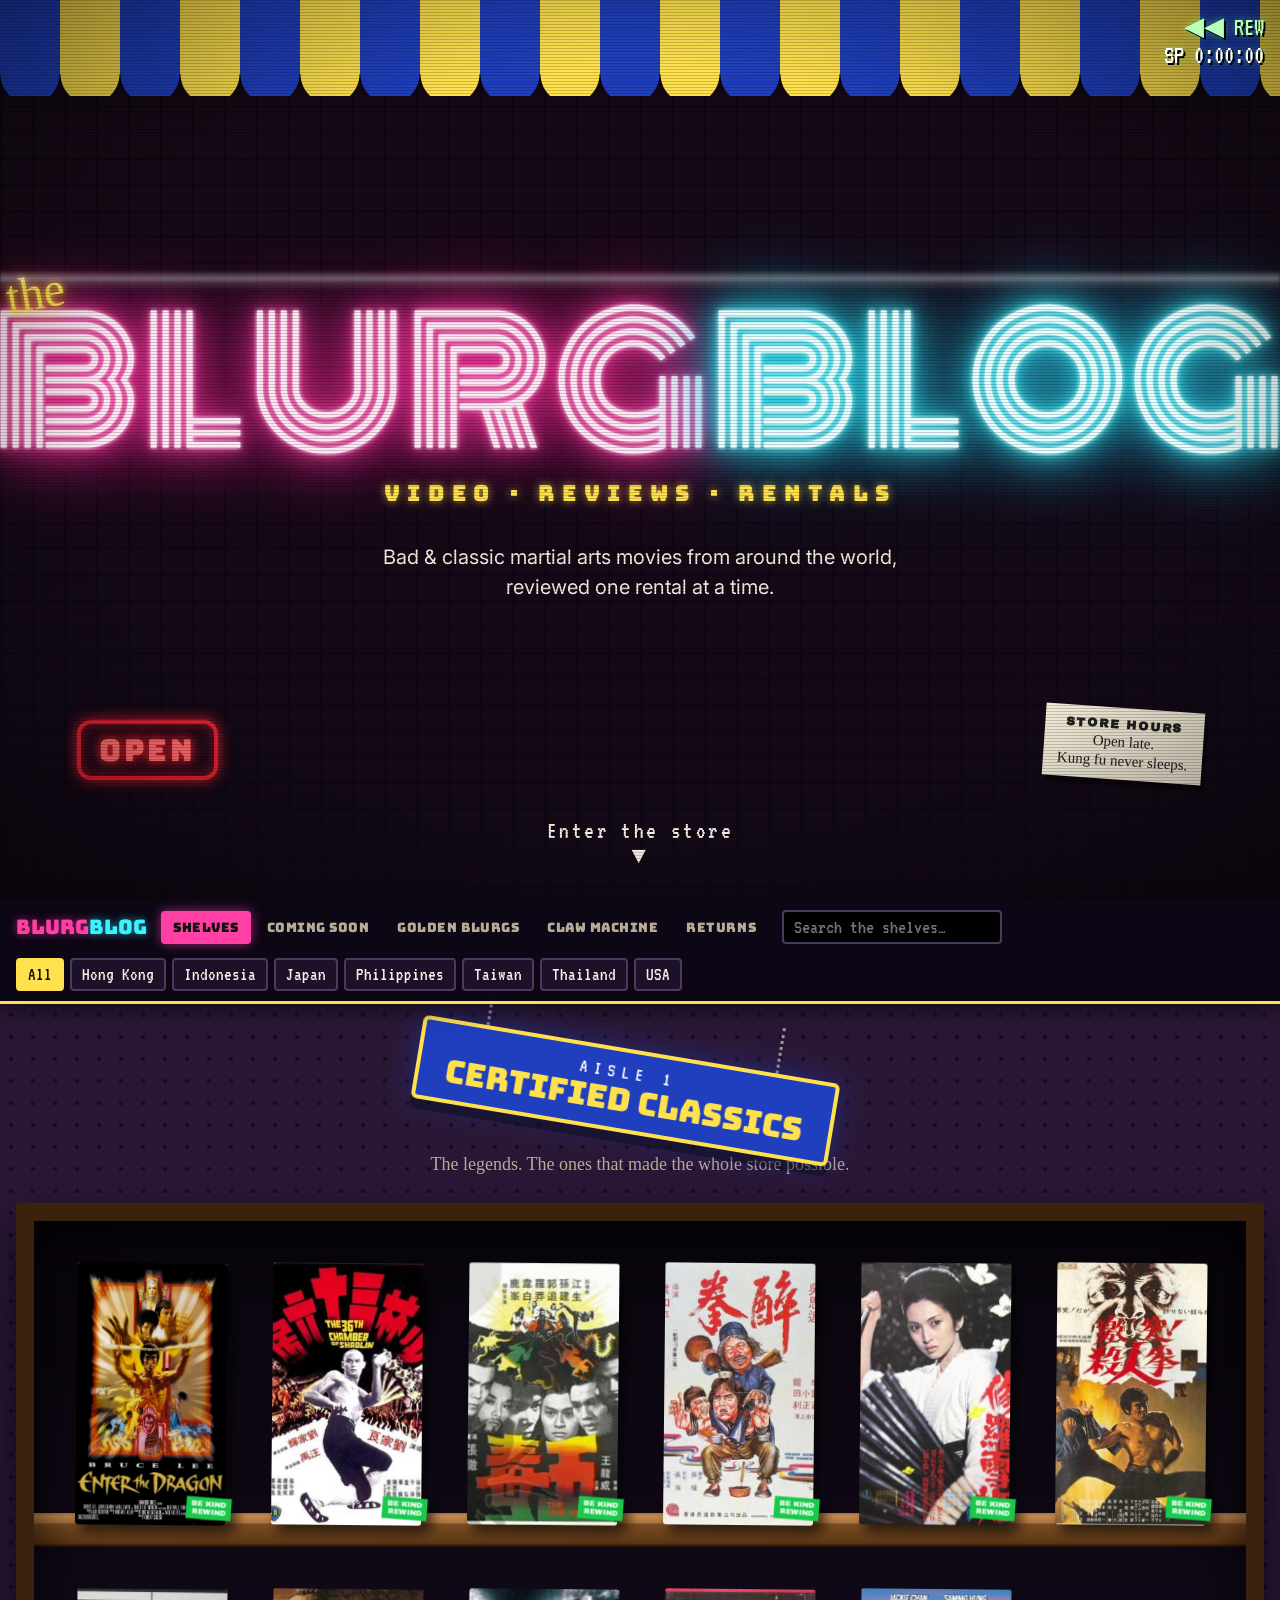
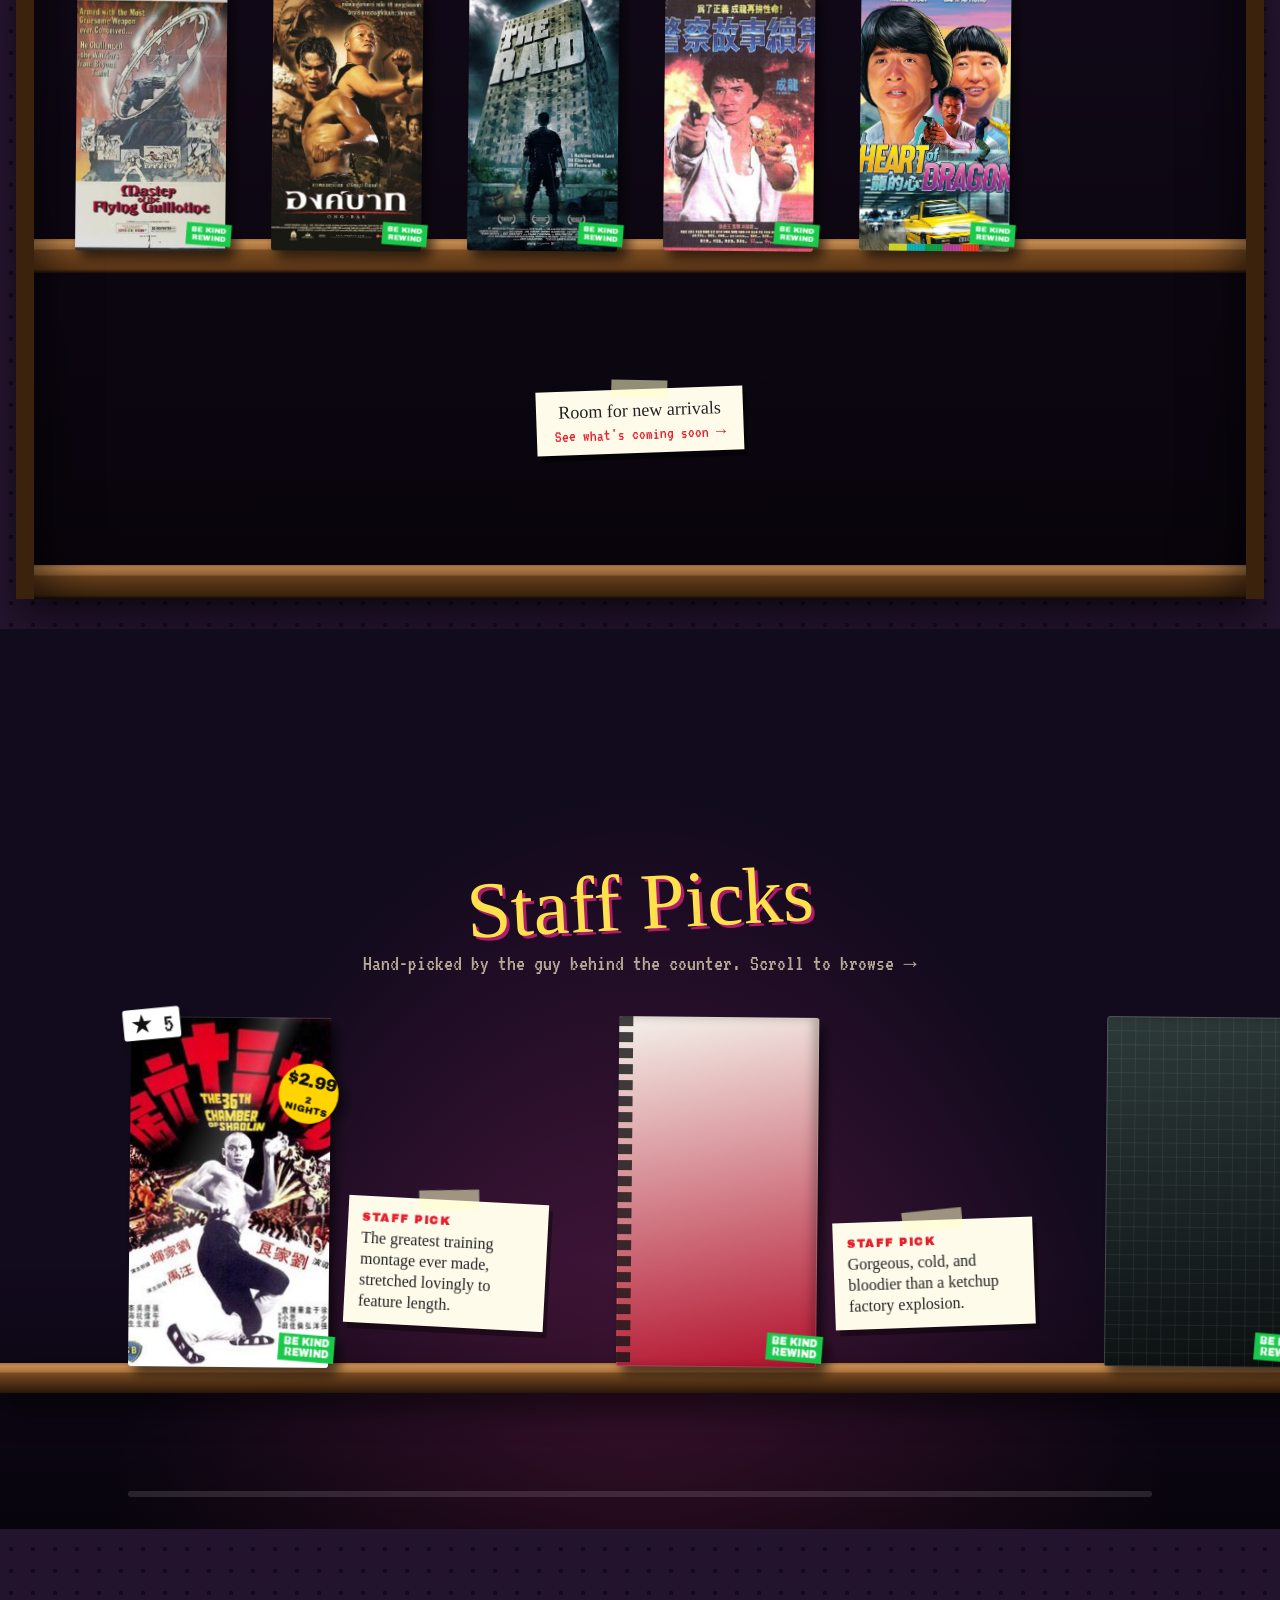
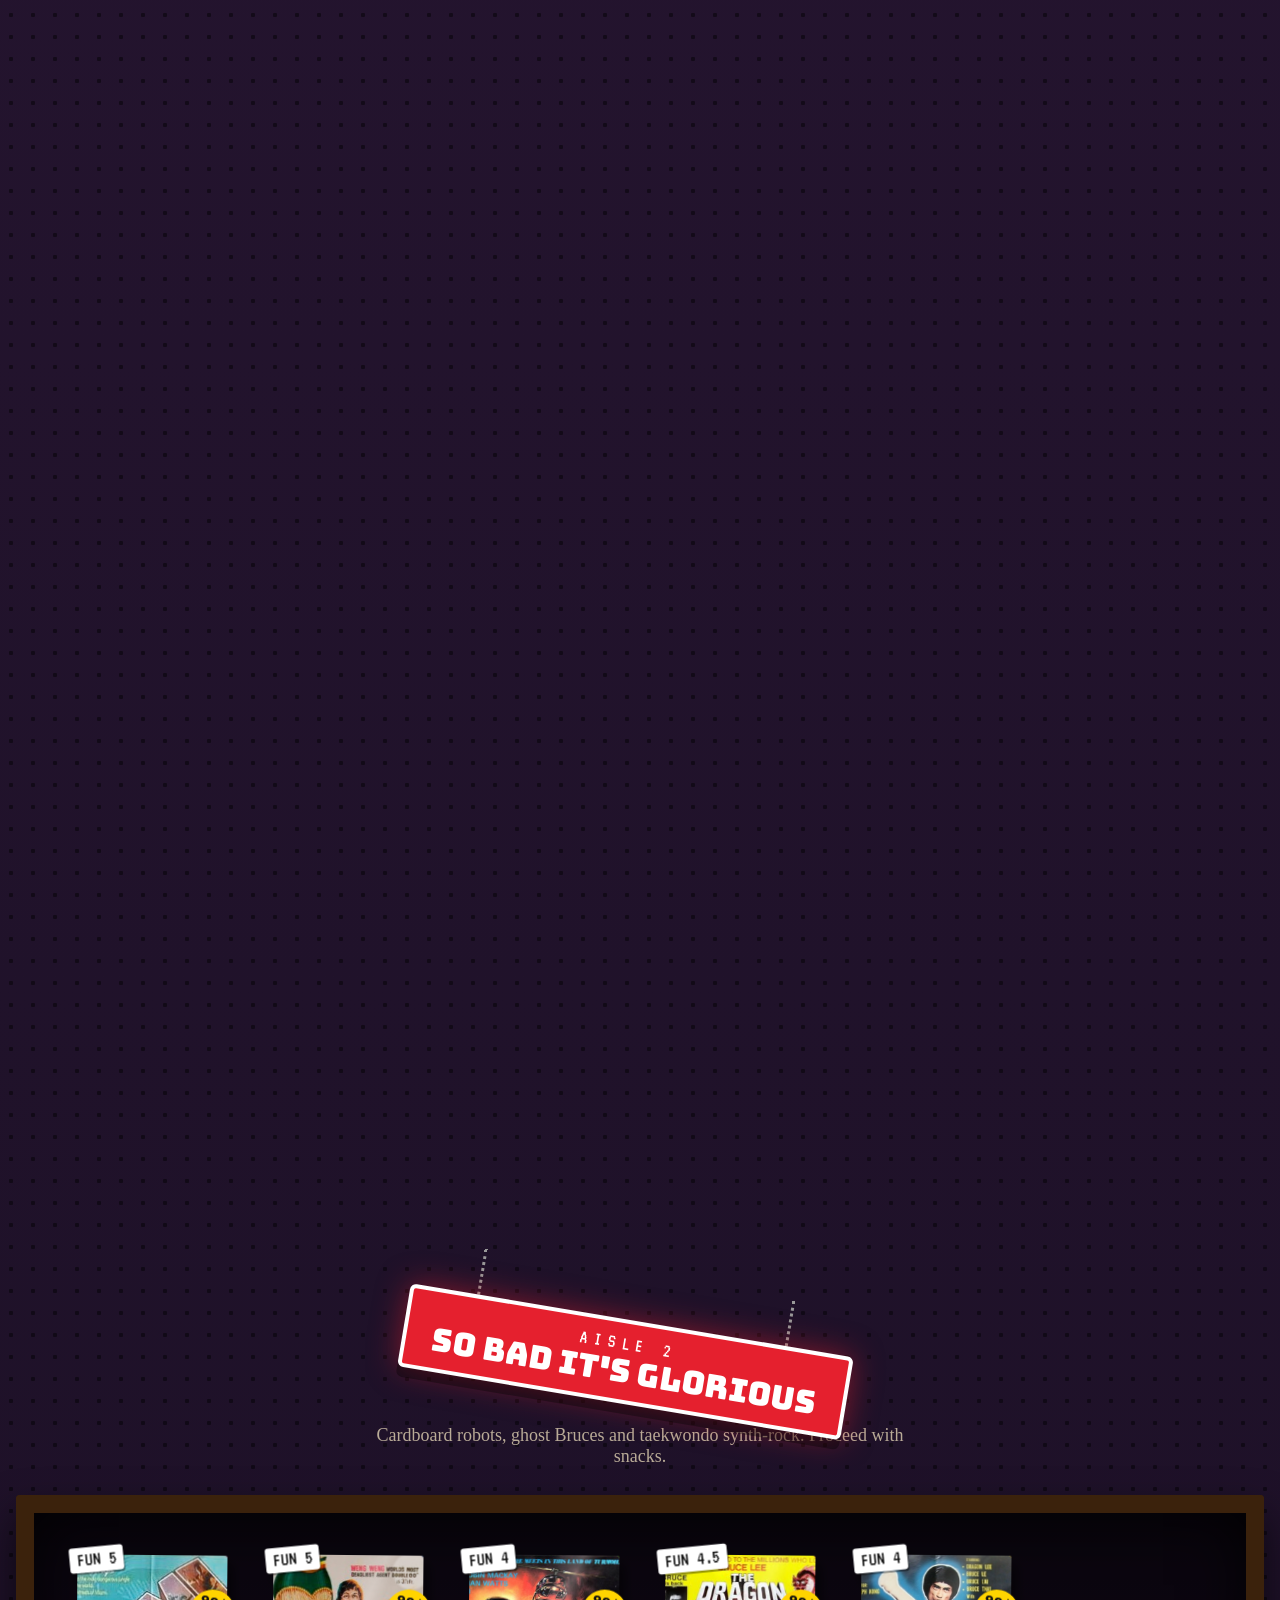
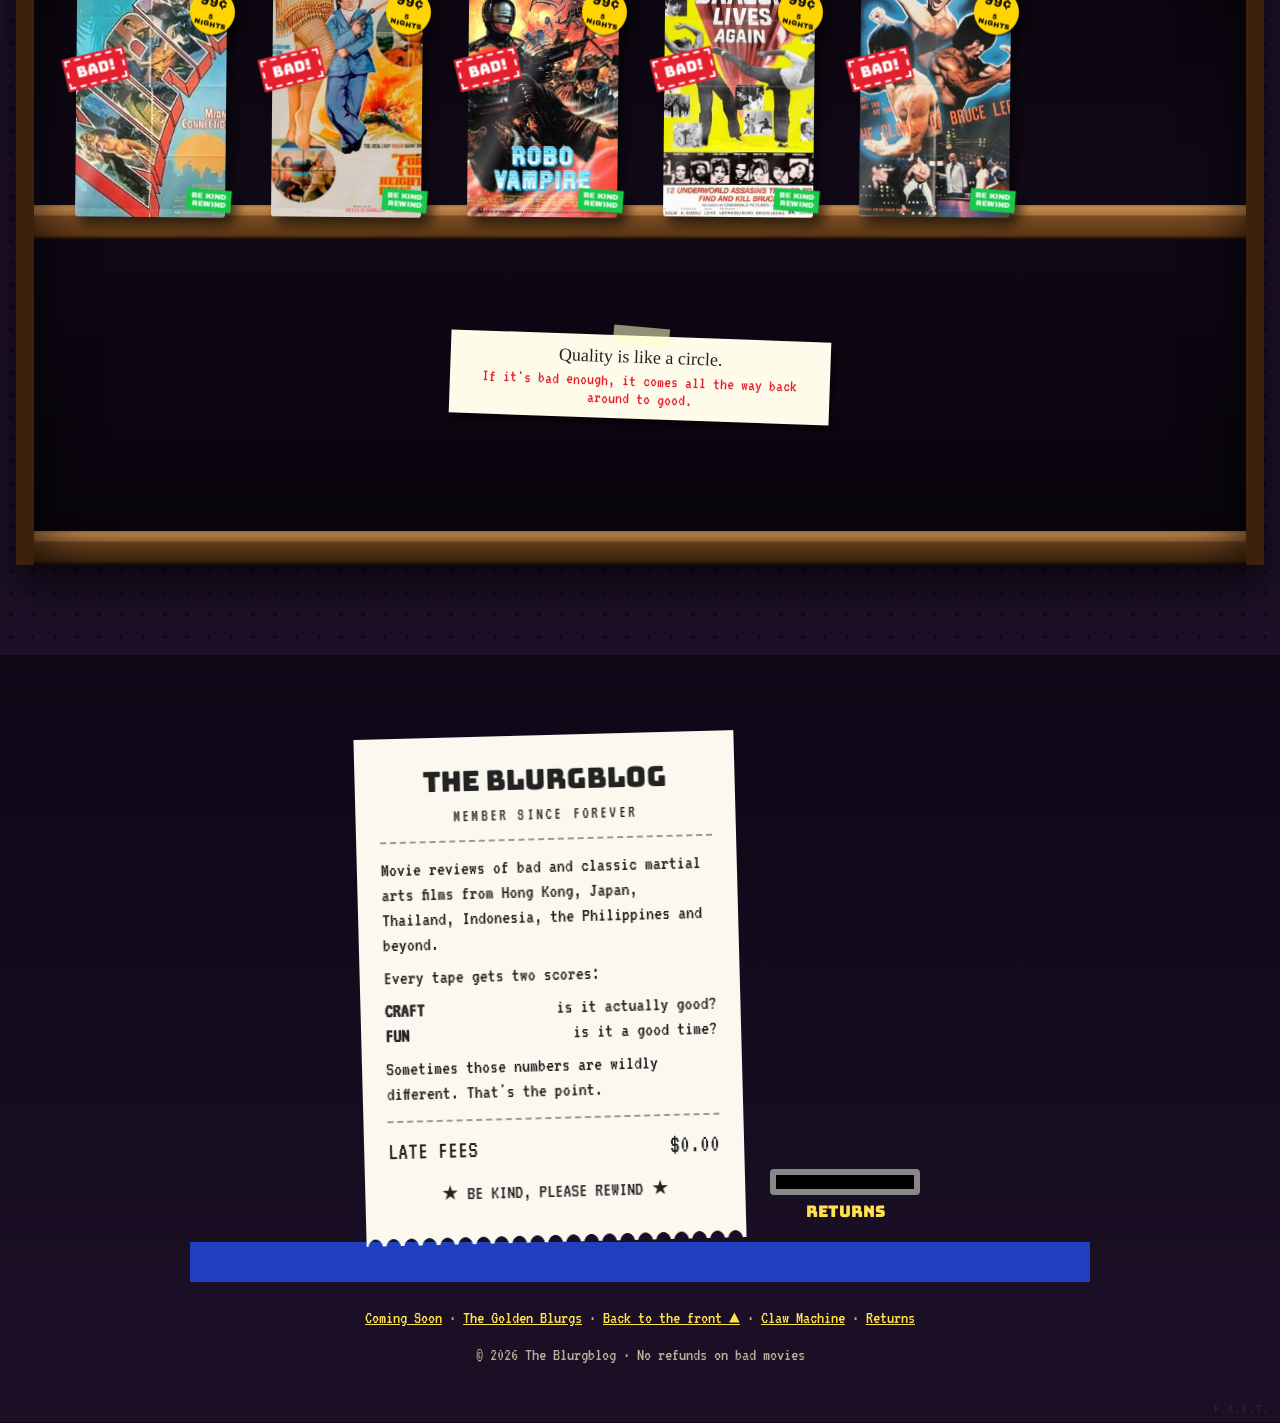
<file: index.html>
<!doctype html>
<html lang="en">
<head>
  <meta charset="utf-8">
  <meta name="viewport" content="width=device-width, initial-scale=1">
  <title>The Blurgblog — Bad &amp; Classic Martial Arts Movie Reviews</title>
  <meta name="description" content="The Blurgblog: reviews of bad and classic martial arts movies from around the world, shelved like your old neighborhood video store.">
  <link rel="preconnect" href="https://fonts.googleapis.com">
  <link rel="preconnect" href="https://fonts.gstatic.com" crossorigin>
  <link href="https://fonts.googleapis.com/css2?family=Bungee&family=Bungee+Shade&family=Monoton&family=Permanent+Marker&family=VT323&family=Archivo+Black&family=Inter:wght@400;600&display=swap" rel="stylesheet">
  <link rel="stylesheet" href="css/styles.css">
</head>
<body data-page="shelves">

  <!-- VHS overlays -->
  <div class="crt" aria-hidden="true"></div>
  <div class="tracking" aria-hidden="true"></div>
  <div class="osd" aria-hidden="true">
    <span id="osd-mode">▶ PLAY</span>
    <span id="osd-time">SP 0:00:00</span>
  </div>

  <!-- STOREFRONT -->
  <header class="storefront" id="top">
    <div class="bricks" data-speed="0.35"></div>
    <div class="awning" aria-hidden="true"></div>

    <div class="sign-wrap" data-speed="-0.15">
      <span class="neon-the">the</span>
      <h1 class="neon" aria-label="The Blurgblog">BLURG<span>BLOG</span></h1>
      <div class="neon-sub">VIDEO&nbsp;·&nbsp;REVIEWS&nbsp;·&nbsp;RENTALS</div>
    </div>

    <p class="hero-copy" data-speed="-0.05">Bad &amp; classic martial arts movies from around the world,<br>reviewed one rental at a time.</p>

    <div class="window-stuff" data-speed="0.12" aria-hidden="true">
      <div class="open-sign">OPEN</div>
      <div class="hours-card">
        <b>STORE HOURS</b>
        <span>Open late.</span>
        <span>Kung fu never sleeps.</span>
      </div>
    </div>

    <a class="scroll-cue" href="#store">Enter the store <span>▼</span></a>
  </header>

  <!-- FILTER BAR -->
  <nav class="aisle-nav" aria-label="Filter the shelves">
    <div class="nav-inner">
      <a class="nav-logo" href="#top">BLURG<span>BLOG</span></a>
      <div class="nav-links">
        <a href="index.html" data-page="shelves">Shelves</a>
        <a href="coming-soon.html" data-page="soon">Coming Soon</a>
        <a href="awards.html" data-page="awards">Golden Blurgs</a>
        <a href="claw.html" data-page="claw">Claw Machine</a>
        <a href="returns.html" data-page="returns">Returns</a>
      </div>
      <div class="chips" id="country-chips" role="group" aria-label="Filter by country"></div>
      <label class="search">
        <span class="sr-only">Search the shelves</span>
        <input id="search" type="search" placeholder="Search the shelves…" autocomplete="off">
      </label>
    </div>
  </nav>

  <main id="store">

    <section class="aisle" id="aisle-classic">
      <div class="aisle-sign" aria-hidden="true"><span class="chain"></span><div class="sign-board"><small>AISLE 1</small>CERTIFIED CLASSICS</div></div>
      <h2 class="sr-only">Certified Classics</h2>
      <p class="aisle-blurb">The legends. The ones that made the whole store possible.</p>
      <div class="shelf" data-cat="classic"></div>
    </section>

    <section class="pinned" id="staff-picks" aria-label="Staff Picks">
      <div class="pinned-sticky">
        <div class="pinned-head">
          <h2 class="marker">Staff Picks</h2>
          <p>Hand-picked by the guy behind the counter. Scroll to browse →</p>
        </div>
        <div class="pinned-track" id="picks-track"></div>
        <div class="pinned-progress"><span id="picks-bar"></span></div>
      </div>
    </section>

    <section class="aisle" id="aisle-bad">
      <div class="aisle-sign bad" aria-hidden="true"><span class="chain"></span><div class="sign-board"><small>AISLE 2</small>SO BAD IT'S GLORIOUS</div></div>
      <h2 class="sr-only">So Bad It's Glorious</h2>
      <p class="aisle-blurb">Cardboard robots, ghost Bruces and taekwondo synth-rock. Proceed with snacks.</p>
      <div class="shelf" data-cat="bad"></div>
    </section>

    <p class="empty" id="empty" hidden>Nothing on the shelves matches that. Try another search — or ask the guy at the counter.</p>
  </main>

  <!-- COUNTER -->
  <section class="counter" id="about">
    <div class="counter-top">
      <div class="receipt">
        <h2>THE BLURGBLOG</h2>
        <p class="r-sub">MEMBER SINCE FOREVER</p>
        <hr>
        <p>Movie reviews of bad and classic martial arts films from Hong Kong, Japan, Thailand, Indonesia, the Philippines and beyond.</p>
        <p>Every tape gets two scores:</p>
        <ul>
          <li><b>CRAFT</b><span>is it actually good?</span></li>
          <li><b>FUN</b><span>is it a good time?</span></li>
        </ul>
        <p>Sometimes those numbers are wildly different. That's the point.</p>
        <hr>
        <p class="r-total"><span>LATE FEES</span><span>$0.00</span></p>
        <p class="r-thanks">★ BE KIND, PLEASE REWIND ★</p>
      </div>
      <div class="return-slot" aria-hidden="true">
        <div class="slot"></div>
        <span>RETURNS</span>
      </div>
    </div>
  </section>

  <footer class="footer">
    <p class="footer-links"><a href="coming-soon.html">Coming Soon</a> · <a href="awards.html">The Golden Blurgs</a> · <a href="#top">Back to the front ▲</a> · <a href="claw.html">Claw Machine</a> · <a href="returns.html">Returns</a></p>
    <p>© <span id="year"></span> The Blurgblog · No refunds on bad movies</p>
    <!-- shh. hidden link: nearly invisible until you hover it -->
    <a class="secret-link" href="backrooms.html">F.A.R.T.</a>
  </footer>

  <!-- REVIEW (back of the box) -->
  <div class="modal" id="review" hidden>
    <div class="modal-backdrop" data-close></div>
    <article class="box-back" role="dialog" aria-modal="true" aria-labelledby="rv-title" tabindex="-1">
      <button class="close" data-close aria-label="Close review">✕</button>
      <div class="bb-cover" id="rv-cover"></div>
      <div class="bb-body">
        <p class="bb-meta" id="rv-meta"></p>
        <h2 id="rv-title"></h2>
        <p class="bb-tag" id="rv-tag"></p>
        <div class="bb-scores" id="rv-scores"></div>
        <p class="bb-verdict" id="rv-verdict"></p>
        <div class="bb-review" id="rv-text"></div>
        <div class="bb-notes">
          <div><h3>Best moment</h3><p id="rv-best"></p></div>
          <div><h3>Rent it if…</h3><p id="rv-watch"></p></div>
        </div>
        <div class="bb-fine">
          <span id="rv-credits"></span>
          <span class="barcode" aria-hidden="true"></span>
        </div>
        <nav class="bb-nav">
          <button id="rv-prev">◀◀ REW</button>
          <button id="rv-next">FF ▶▶</button>
        </nav>
      </div>
    </article>
  </div>

  <script src="js/reviews.js"></script>
  <script src="js/shared.js"></script>
  <script src="js/app.js"></script>
</body>
</html>
</file>
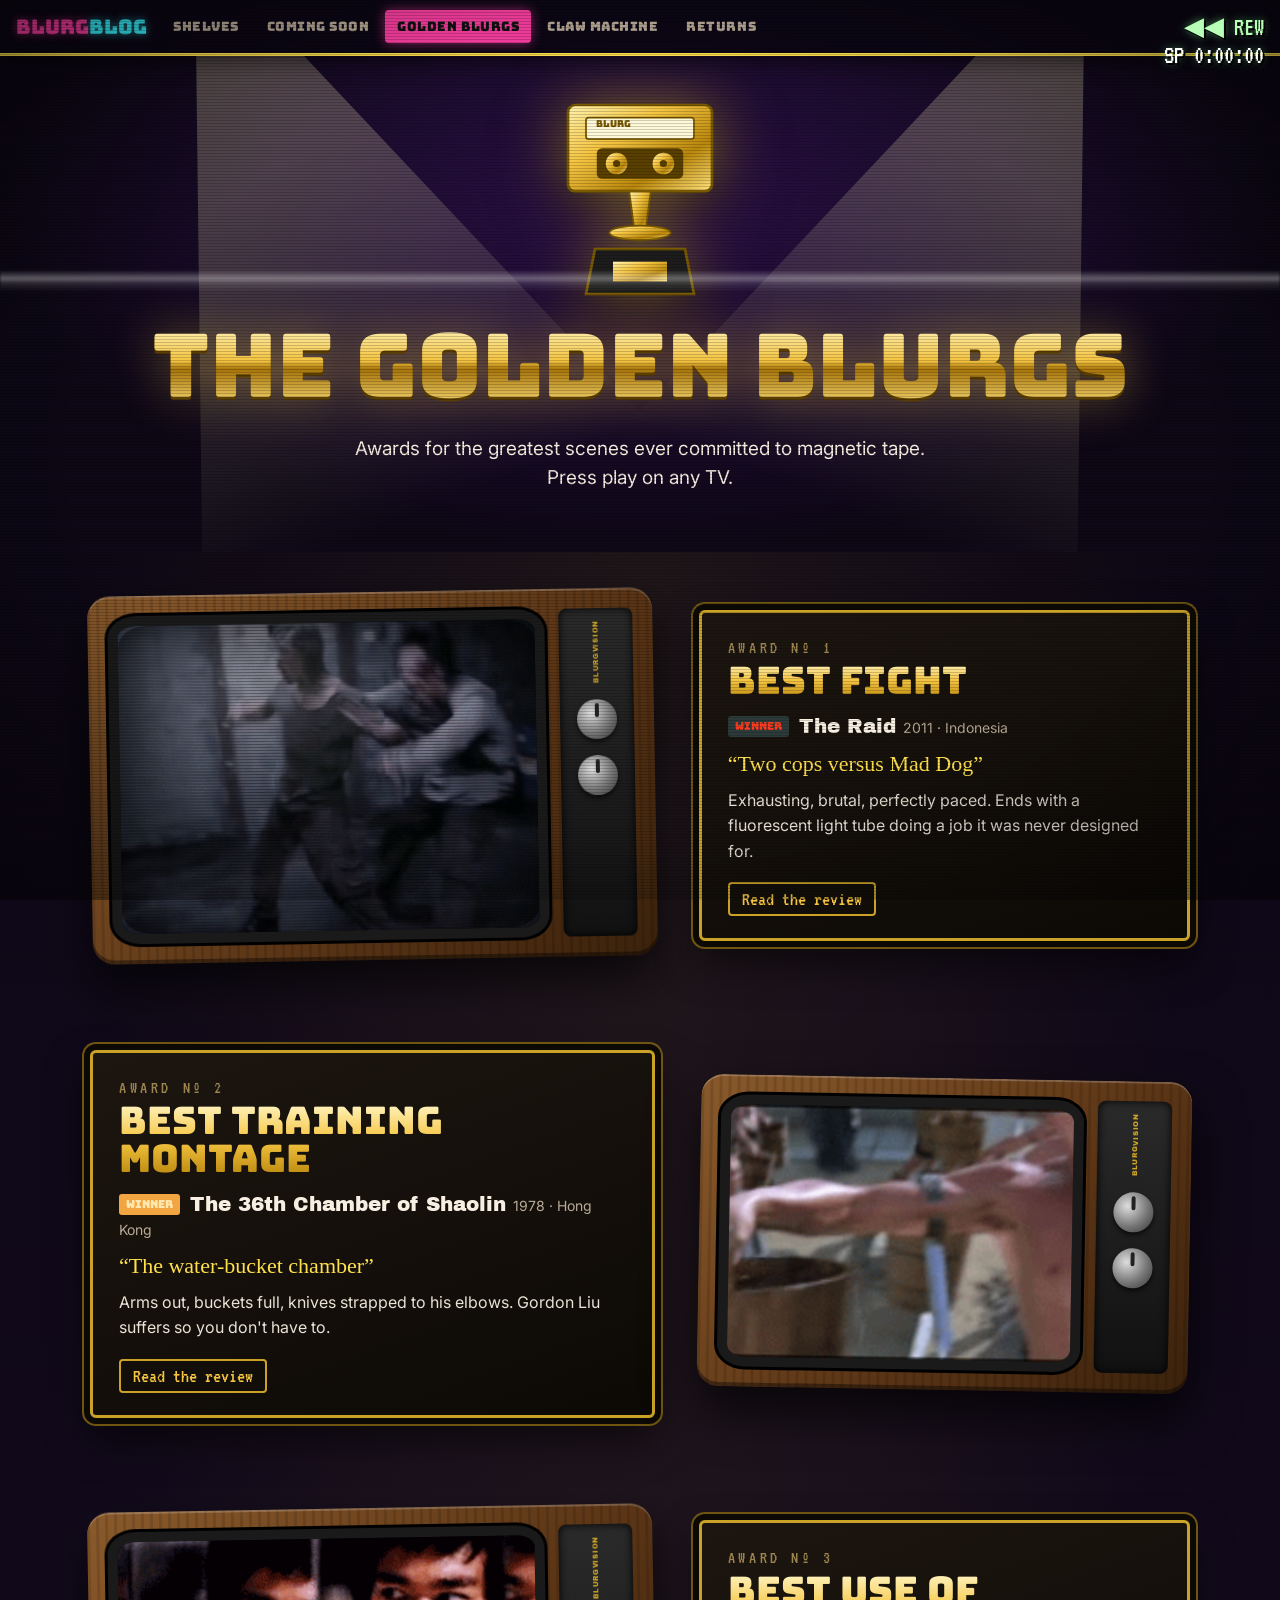
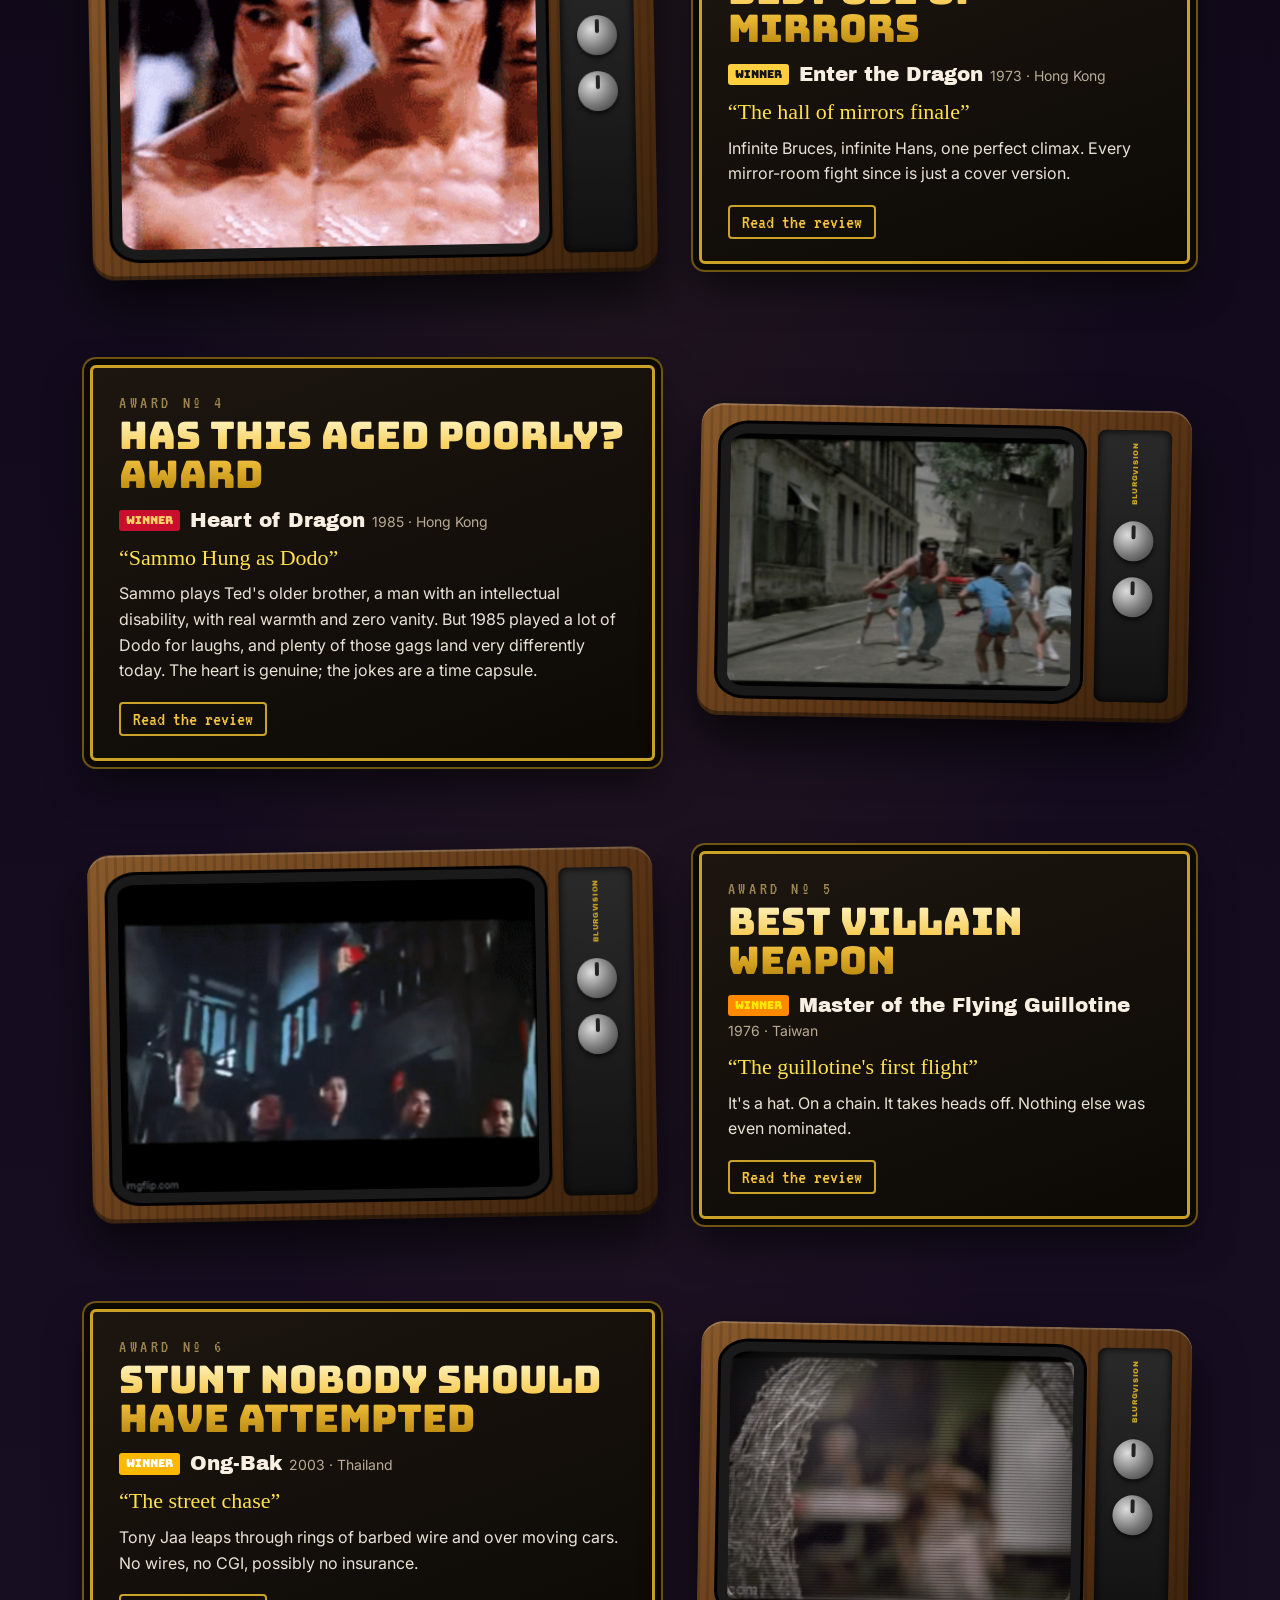
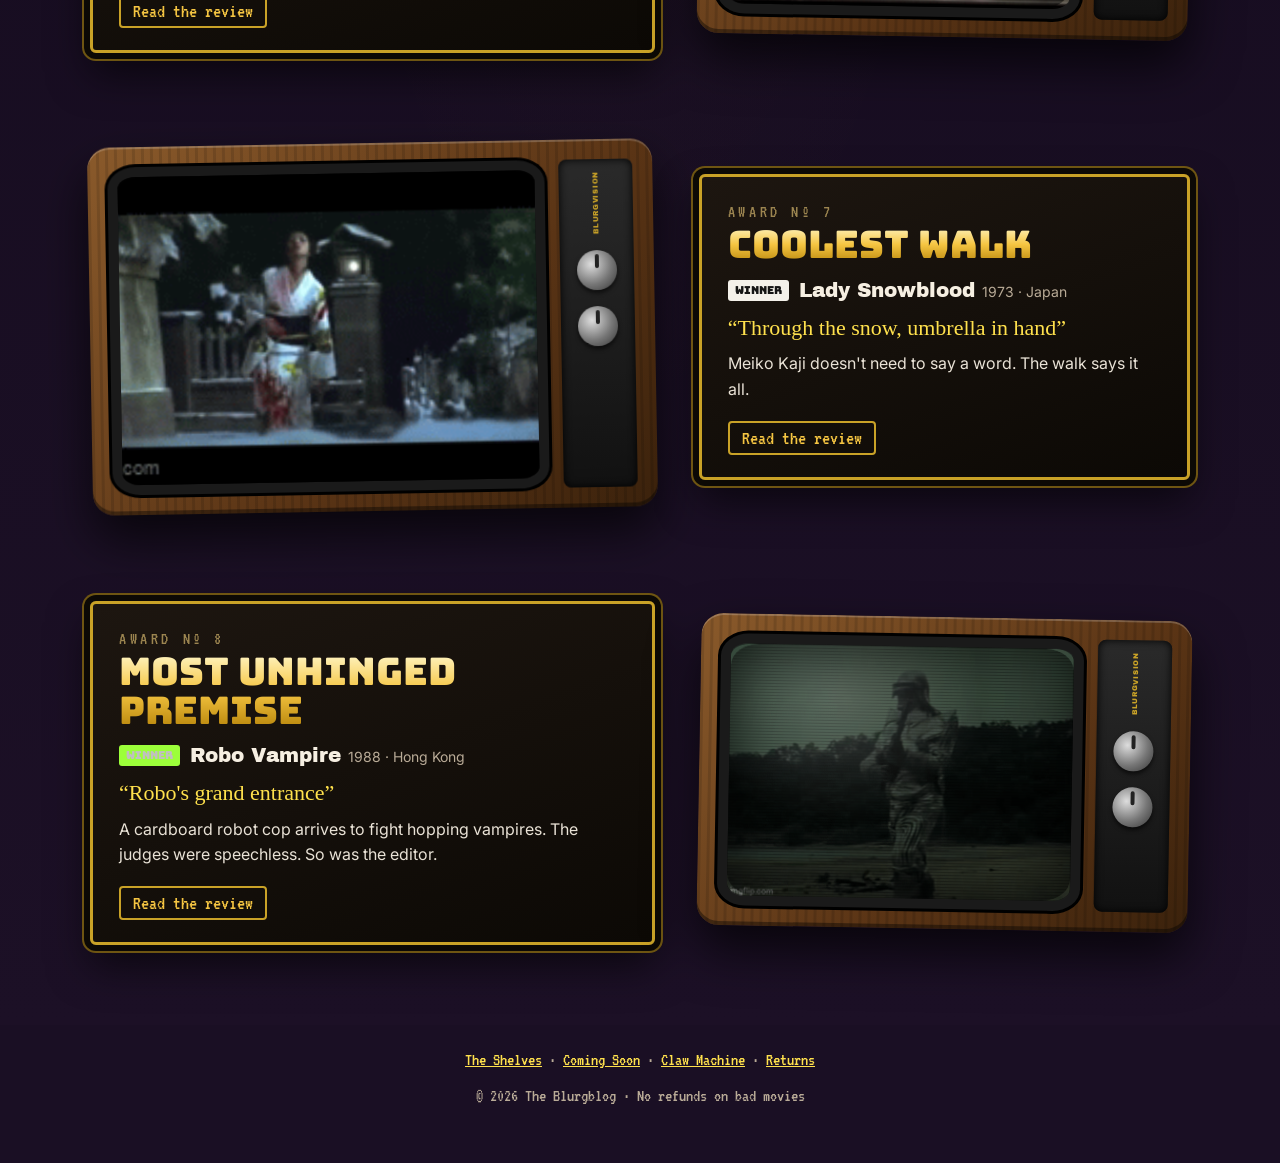
<file: awards.html>
<!doctype html>
<html lang="en">
<head>
  <meta charset="utf-8">
  <meta name="viewport" content="width=device-width, initial-scale=1">
  <title>The Golden Blurgs — The Blurgblog</title>
  <meta name="description" content="The Golden Blurgs: the Blurgblog's awards for the best scenes in bad and classic martial arts movies.">
  <link rel="preconnect" href="https://fonts.googleapis.com">
  <link rel="preconnect" href="https://fonts.gstatic.com" crossorigin>
  <link href="https://fonts.googleapis.com/css2?family=Bungee&family=Monoton&family=Permanent+Marker&family=VT323&family=Archivo+Black&family=Inter:wght@400;600&display=swap" rel="stylesheet">
  <link rel="stylesheet" href="css/styles.css">
  <link rel="stylesheet" href="css/pages.css">
</head>
<body data-page="awards">

  <div class="crt" aria-hidden="true"></div>
  <div class="tracking" aria-hidden="true"></div>
  <div class="osd" aria-hidden="true">
    <span id="osd-mode">▶ PLAY</span>
    <span id="osd-time">SP 0:00:00</span>
  </div>

  <nav class="aisle-nav" aria-label="Site">
    <div class="nav-inner">
      <a class="nav-logo" href="index.html">BLURG<span>BLOG</span></a>
      <div class="nav-links">
        <a href="index.html" data-page="shelves">Shelves</a>
        <a href="coming-soon.html" data-page="soon">Coming Soon</a>
        <a href="awards.html" data-page="awards">Golden Blurgs</a>
        <a href="claw.html" data-page="claw">Claw Machine</a>
        <a href="returns.html" data-page="returns">Returns</a>
      </div>
    </div>
  </nav>

  <header class="page-hero awards-hero">
    <div class="spotlight left" aria-hidden="true"></div>
    <div class="spotlight right" aria-hidden="true"></div>
    <div class="trophy" aria-hidden="true">
      <svg viewBox="0 0 200 230">
        <defs>
          <linearGradient id="gold" x1="0" y1="0" x2="1" y2="1">
            <stop offset="0" stop-color="#fff3b0"/>
            <stop offset=".35" stop-color="#f5c542"/>
            <stop offset=".7" stop-color="#b8860b"/>
            <stop offset="1" stop-color="#ffe27a"/>
          </linearGradient>
        </defs>
        <!-- golden VHS tape -->
        <rect x="20" y="10" width="160" height="96" rx="8" fill="url(#gold)" stroke="#7a5a00" stroke-width="3"/>
        <rect x="40" y="24" width="120" height="24" rx="3" fill="#fff8d8" stroke="#7a5a00" stroke-width="2"/>
        <text x="100" y="42" text-anchor="middle" font-family="Bungee, sans-serif" font-size="15" fill="#7a5a00">BLURG</text>
        <rect x="52" y="58" width="96" height="34" rx="6" fill="#5a4000"/>
        <circle cx="74" cy="75" r="12" fill="url(#gold)"/><circle cx="74" cy="75" r="4" fill="#5a4000"/>
        <circle cx="126" cy="75" r="12" fill="url(#gold)"/><circle cx="126" cy="75" r="4" fill="#5a4000"/>
        <!-- stem and base -->
        <path d="M88 106 L112 106 L106 150 L94 150 Z" fill="url(#gold)" stroke="#7a5a00" stroke-width="2"/>
        <ellipse cx="100" cy="152" rx="34" ry="8" fill="url(#gold)" stroke="#7a5a00" stroke-width="2"/>
        <path d="M50 170 L150 170 L160 220 L40 220 Z" fill="#1c1c1c" stroke="#7a5a00" stroke-width="3"/>
        <rect x="70" y="184" width="60" height="22" fill="url(#gold)"/>
      </svg>
    </div>
    <h1 class="gold-title">The Golden Blurgs</h1>
    <p class="page-intro">Awards for the greatest scenes ever committed to magnetic tape. Press play on any TV.</p>
  </header>

  <main class="awards-main">
    <div class="awards-list" id="awards"></div>
  </main>

  <footer class="footer">
    <p class="footer-links"><a href="index.html">The Shelves</a> · <a href="coming-soon.html">Coming Soon</a> · <a href="claw.html">Claw Machine</a> · <a href="returns.html">Returns</a></p>
    <p>© <span id="year"></span> The Blurgblog · No refunds on bad movies</p>
  </footer>

  <script src="js/reviews.js"></script>
  <script src="js/awards.js"></script>
  <script src="js/shared.js"></script>
  <script src="js/awards-page.js"></script>
</body>
</html>
</file>
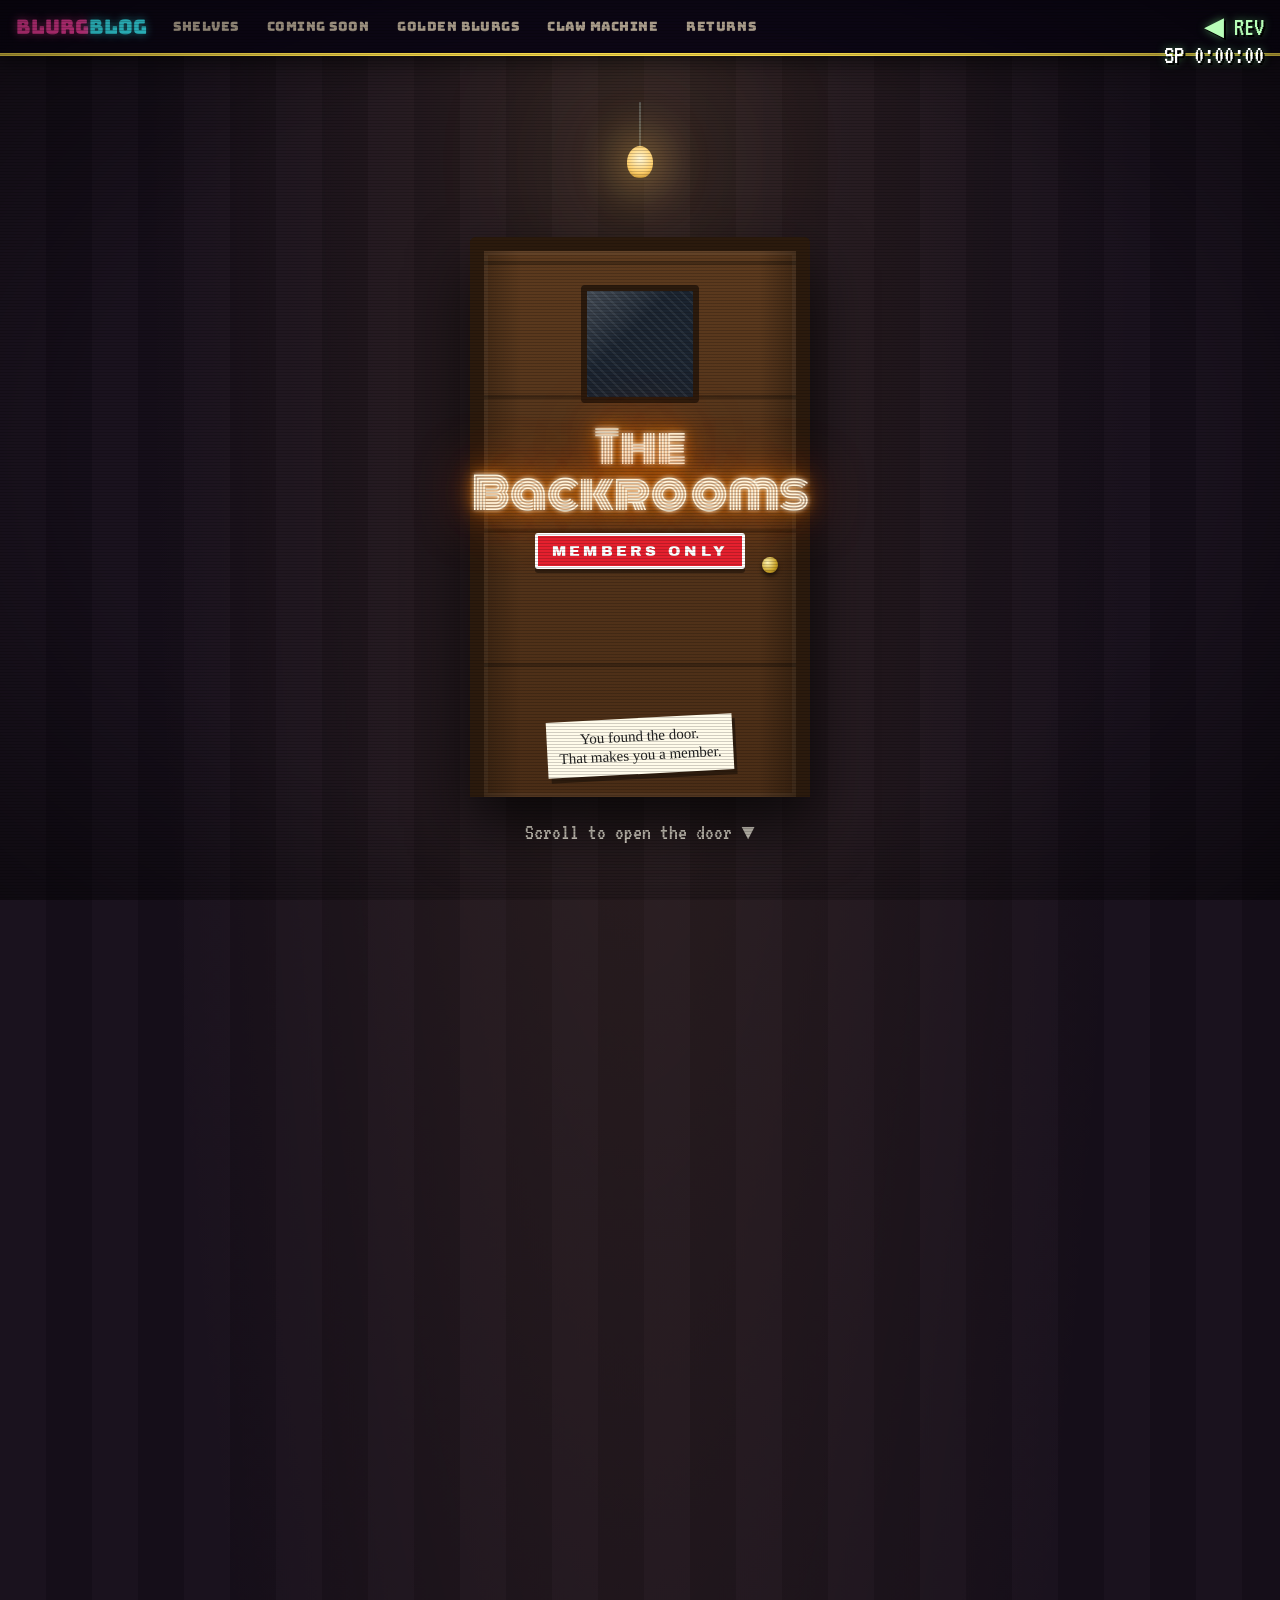
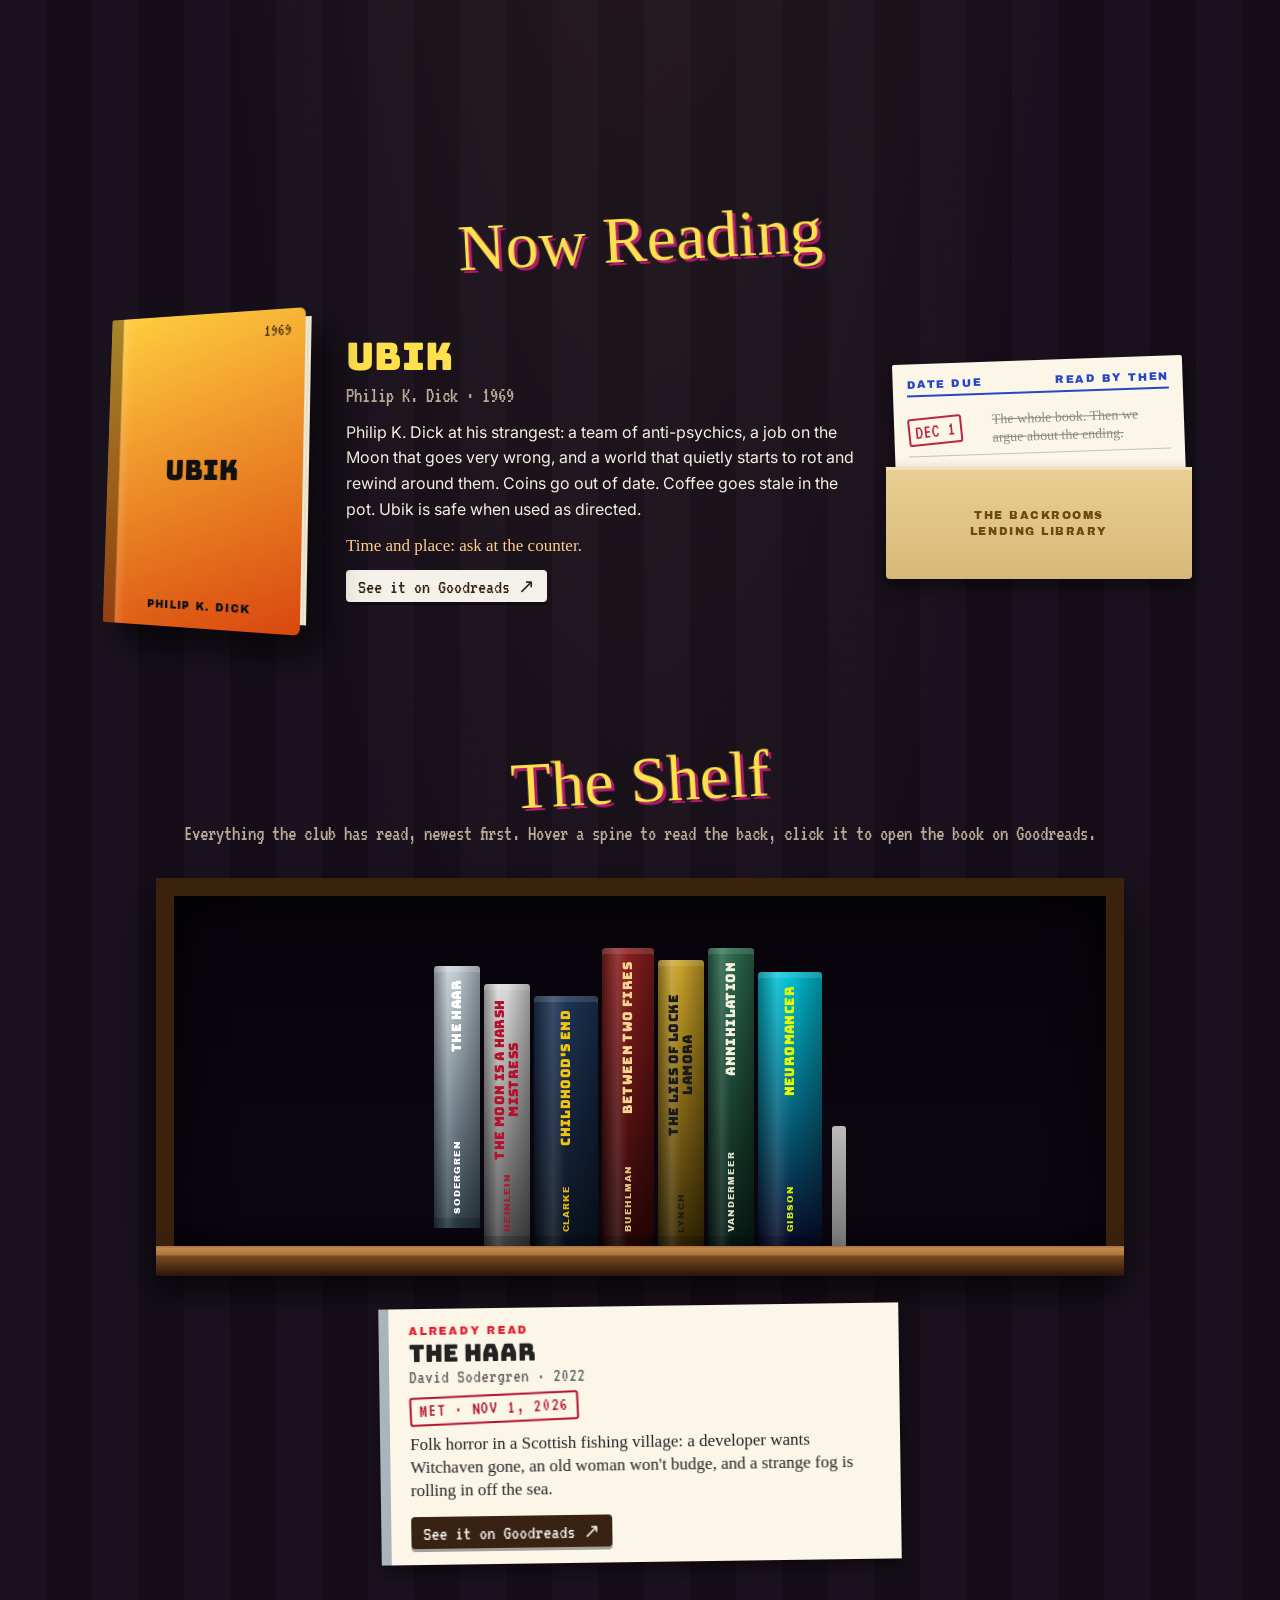
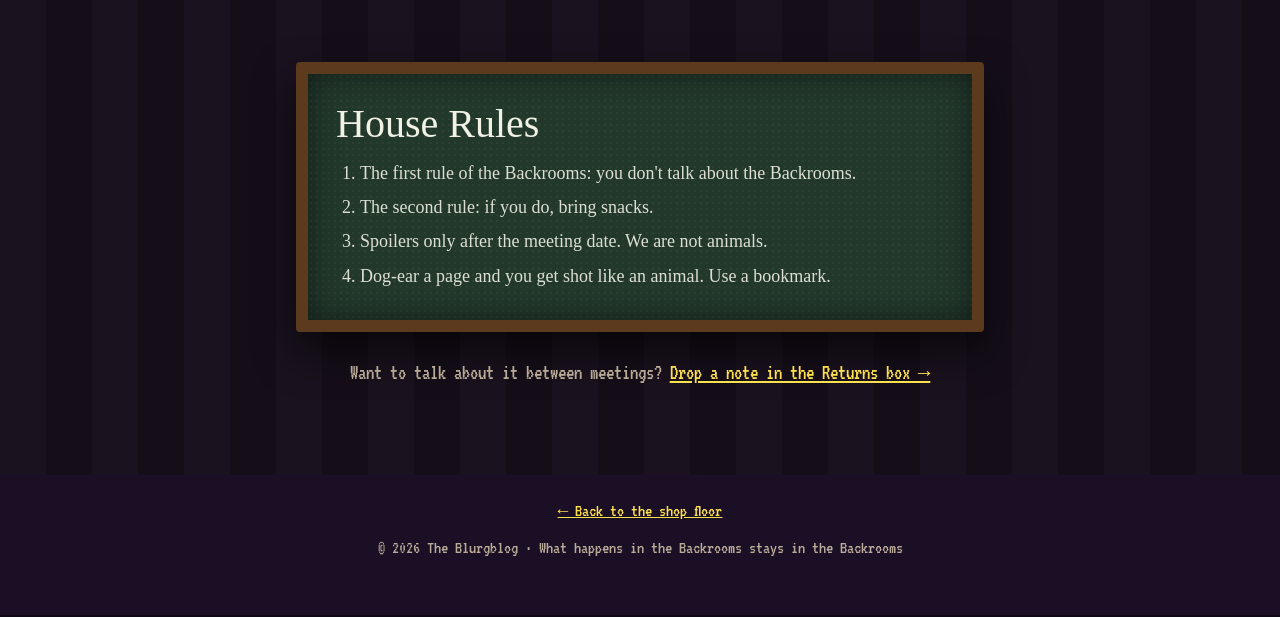
<file: backrooms.html>
<!doctype html>
<html lang="en">
<head>
  <meta charset="utf-8">
  <meta name="viewport" content="width=device-width, initial-scale=1">
  <title>The Backrooms — The Blurgblog</title>
  <meta name="description" content="Members only. The Blurgblog's secret book club.">
  <!-- hidden page: ask search engines not to list it -->
  <meta name="robots" content="noindex">
  <link rel="preconnect" href="https://fonts.googleapis.com">
  <link rel="preconnect" href="https://fonts.gstatic.com" crossorigin>
  <link href="https://fonts.googleapis.com/css2?family=Bungee&family=Monoton&family=Permanent+Marker&family=VT323&family=Archivo+Black&family=Inter:wght@400;600&display=swap" rel="stylesheet">
  <link rel="stylesheet" href="css/styles.css">
  <link rel="stylesheet" href="css/backrooms.css">
</head>
<body data-page="backrooms">

  <div class="crt" aria-hidden="true"></div>
  <div class="tracking" aria-hidden="true"></div>
  <div class="osd" aria-hidden="true">
    <span id="osd-mode">▶ PLAY</span>
    <span id="osd-time">SP 0:00:00</span>
  </div>

  <nav class="aisle-nav" aria-label="Site">
    <div class="nav-inner">
      <a class="nav-logo" href="index.html">BLURG<span>BLOG</span></a>
      <div class="nav-links">
        <a href="index.html" data-page="shelves">Shelves</a>
        <a href="coming-soon.html" data-page="soon">Coming Soon</a>
        <a href="awards.html" data-page="awards">Golden Blurgs</a>
        <a href="claw.html" data-page="claw">Claw Machine</a>
        <a href="returns.html" data-page="returns">Returns</a>
      </div>
    </div>
  </nav>

  <main class="backroom">

    <!-- THE DOOR: swings open as you scroll -->
    <section class="door-scene" id="door-scene" aria-labelledby="door-title">
      <div class="door-sticky">
        <div class="bulb" aria-hidden="true"></div>
        <div class="doorway">
          <div class="room-glow">
            <p class="welcome">Welcome to<br><b>the book club</b></p>
          </div>
          <div class="door" id="door">
            <div class="door-window" aria-hidden="true"></div>
            <h1 class="door-sign" id="door-title">The<br>Backrooms</h1>
            <p class="members-only">MEMBERS ONLY</p>
            <div class="door-handle" aria-hidden="true"></div>
            <p class="door-note">You found the door.<br>That makes you a member.</p>
          </div>
        </div>
        <p class="door-cue" id="door-cue">Scroll to open the door ▼</p>
      </div>
    </section>

    <!-- NOW READING -->
    <section class="now-reading" aria-labelledby="nr-title">
      <h2 class="marker" id="nr-title">Now Reading</h2>
      <div class="nr-grid">
        <div class="book3d reveal" id="nr-book" aria-hidden="true"></div>
        <div class="nr-info reveal">
          <h3 id="nr-name"></h3>
          <p class="nr-sub" id="nr-sub"></p>
          <p class="nr-blurb" id="nr-blurb"></p>
          <p class="nr-where" id="nr-where"></p>
          <a class="gr-link" id="nr-goodreads" href="#" target="_blank" rel="noopener" hidden>See it on Goodreads ↗</a>
        </div>
        <div class="due-wrap reveal">
          <div class="due-card">
            <p class="due-head"><span>DATE DUE</span><span>READ BY THEN</span></p>
            <ol class="due-rows" id="due-rows"></ol>
          </div>
          <div class="pocket" aria-hidden="true"><span>THE BACKROOMS<br>LENDING LIBRARY</span></div>
        </div>
      </div>
    </section>

    <!-- THE PILE -->
    <section class="pile-section" aria-labelledby="pile-title">
      <h2 class="marker" id="pile-title">The Shelf</h2>
      <p class="section-note">Everything the club has read, newest first. Hover a spine to read the back, click it to open the book on Goodreads.</p>
      <div class="bookshelf">
        <div class="spines-row" id="pile" role="group" aria-label="Books on the pile"></div>
      </div>
      <div class="pile-card" id="pile-card" aria-live="polite"></div>
    </section>

    <!-- HOUSE RULES -->
    <section class="rules" aria-labelledby="rules-title">
      <div class="rules-board reveal">
        <h2 id="rules-title">House Rules</h2>
        <ol id="rules"></ol>
      </div>
      <p class="talk">Want to talk about it between meetings? <a href="returns.html">Drop a note in the Returns box →</a></p>
    </section>

  </main>

  <footer class="footer">
    <p class="footer-links"><a href="index.html">← Back to the shop floor</a></p>
    <p>© <span id="year"></span> The Blurgblog · What happens in the Backrooms stays in the Backrooms</p>
  </footer>

  <script src="js/books.js"></script>
  <script src="js/shared.js"></script>
  <script src="js/backrooms.js"></script>
</body>
</html>
</file>
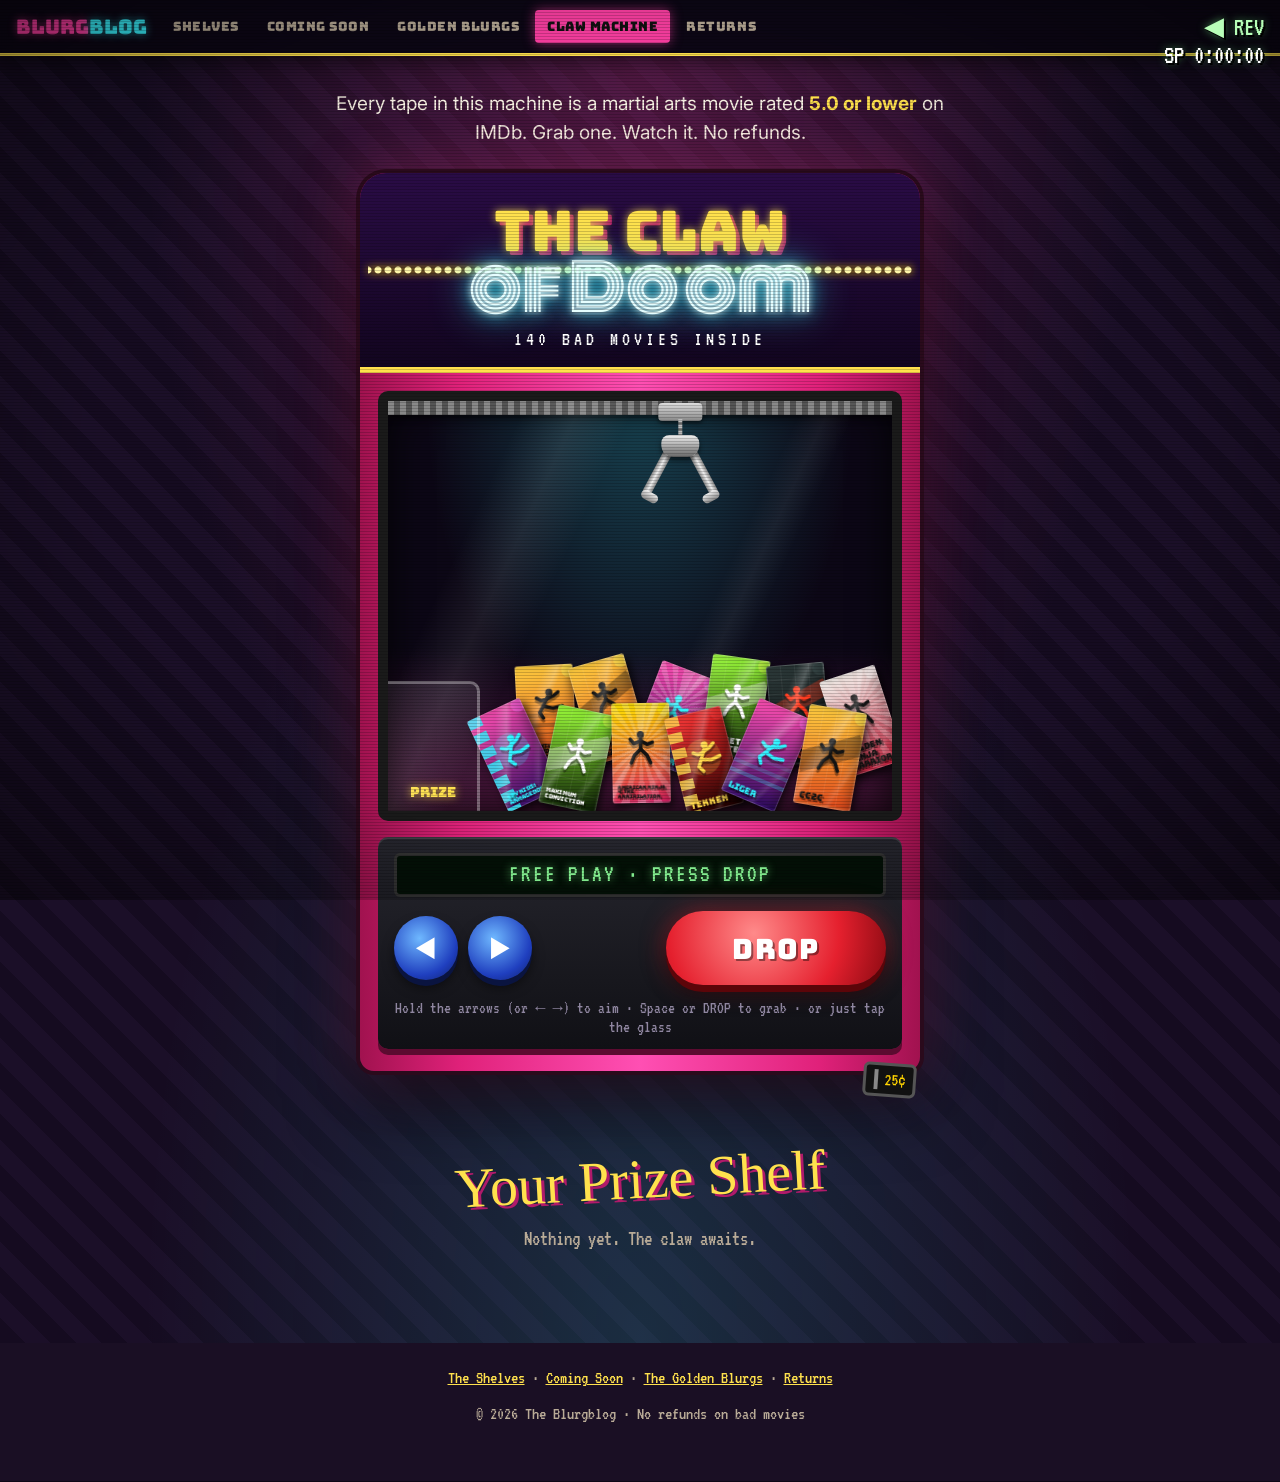
<file: claw.html>
<!doctype html>
<html lang="en">
<head>
  <meta charset="utf-8">
  <meta name="viewport" content="width=device-width, initial-scale=1">
  <title>The Claw of Doom — The Blurgblog</title>
  <meta name="description" content="Play the Blurgblog claw machine and win a random martial arts movie rated 5.0 or lower on IMDb.">
  <link rel="preconnect" href="https://fonts.googleapis.com">
  <link rel="preconnect" href="https://fonts.gstatic.com" crossorigin>
  <link href="https://fonts.googleapis.com/css2?family=Bungee&family=Monoton&family=Permanent+Marker&family=VT323&family=Archivo+Black&family=Inter:wght@400;600&display=swap" rel="stylesheet">
  <link rel="stylesheet" href="css/styles.css">
  <link rel="stylesheet" href="css/claw.css">
</head>
<body data-page="claw">

  <div class="crt" aria-hidden="true"></div>
  <div class="tracking" aria-hidden="true"></div>
  <div class="osd" aria-hidden="true">
    <span id="osd-mode">▶ PLAY</span>
    <span id="osd-time">SP 0:00:00</span>
  </div>

  <nav class="aisle-nav" aria-label="Site">
    <div class="nav-inner">
      <a class="nav-logo" href="index.html">BLURG<span>BLOG</span></a>
      <div class="nav-links">
        <a href="index.html" data-page="shelves">Shelves</a>
        <a href="coming-soon.html" data-page="soon">Coming Soon</a>
        <a href="awards.html" data-page="awards">Golden Blurgs</a>
        <a href="claw.html" data-page="claw">Claw Machine</a>
        <a href="returns.html" data-page="returns">Returns</a>
      </div>
    </div>
  </nav>

  <main class="arcade">
    <p class="arcade-intro">Every tape in this machine is a martial arts movie rated <b>5.0 or lower</b> on IMDb. Grab one. Watch it. No refunds.</p>

    <div class="cabinet">
      <header class="marquee">
        <span class="bulbs" aria-hidden="true"></span>
        <h1>The Claw<br><span>of Doom</span></h1>
        <p class="marquee-sub" id="pool-count">BAD MOVIES INSIDE</p>
      </header>

      <div class="glass" id="glass" aria-label="Claw machine. Tap or click here to aim the claw.">
        <div class="rail" aria-hidden="true"></div>
        <div class="carriage" id="carriage" aria-hidden="true">
          <div class="cable" id="cable"></div>
          <div class="claw" id="claw">
            <div class="hub"></div>
            <div class="prong l"></div>
            <div class="prong r"></div>
            <div class="held" id="held"></div>
          </div>
        </div>
        <div class="pile" id="pile" aria-hidden="true"></div>
        <div class="chute" aria-hidden="true"><span>PRIZE</span></div>
        <div class="glare" aria-hidden="true"></div>
      </div>

      <div class="panel">
        <div class="lcd" id="msg" role="status" aria-live="polite">FREE PLAY · PRESS DROP</div>
        <div class="controls">
          <div class="dpad">
            <button type="button" class="arrow" id="left" aria-label="Move claw left">◀</button>
            <button type="button" class="arrow" id="right" aria-label="Move claw right">▶</button>
          </div>
          <button type="button" class="drop" id="drop">DROP</button>
        </div>
        <p class="hint">Hold the arrows (or ← →) to aim · Space or DROP to grab · or just tap the glass</p>
        <div class="coin" aria-hidden="true"><span></span>25¢</div>
      </div>
    </div>

    <section class="winnings" aria-labelledby="win-title">
      <h2 class="marker" id="win-title">Your Prize Shelf</h2>
      <p class="section-note" id="win-empty">Nothing yet. The claw awaits.</p>
      <ol class="win-list" id="win-list"></ol>
      <button type="button" class="clear-wins" id="clear-wins" hidden>Empty the shelf</button>
    </section>
  </main>

  <!-- prize reveal -->
  <div class="prize" id="prize" hidden>
    <div class="prize-backdrop" data-close></div>
    <article class="prize-card" role="dialog" aria-modal="true" aria-labelledby="pz-title" tabindex="-1">
      <p class="pz-kicker">★ YOU WON ★</p>
      <div class="pz-tape" id="pz-cover"></div>
      <h2 id="pz-title"></h2>
      <p class="pz-meta" id="pz-meta"></p>
      <div class="pz-rating" id="pz-rating"></div>
      <p class="pz-quip" id="pz-quip"></p>
      <div class="pz-actions">
        <a class="pz-imdb" id="pz-imdb" href="#" target="_blank" rel="noopener">See it on IMDb ↗</a>
        <button type="button" class="pz-again" data-close>Play again</button>
      </div>
      <p class="pz-fine">Rating from an IMDb snapshot taken Nov 2026 — it may have changed since.</p>
    </article>
  </div>

  <footer class="footer">
    <p class="footer-links"><a href="index.html">The Shelves</a> · <a href="coming-soon.html">Coming Soon</a> · <a href="awards.html">The Golden Blurgs</a> · <a href="returns.html">Returns</a></p>
    <p>© <span id="year"></span> The Blurgblog · No refunds on bad movies</p>
  </footer>

  <script src="js/claw-data.js"></script>
  <script src="js/shared.js"></script>
  <script src="js/claw.js"></script>
</body>
</html>
</file>
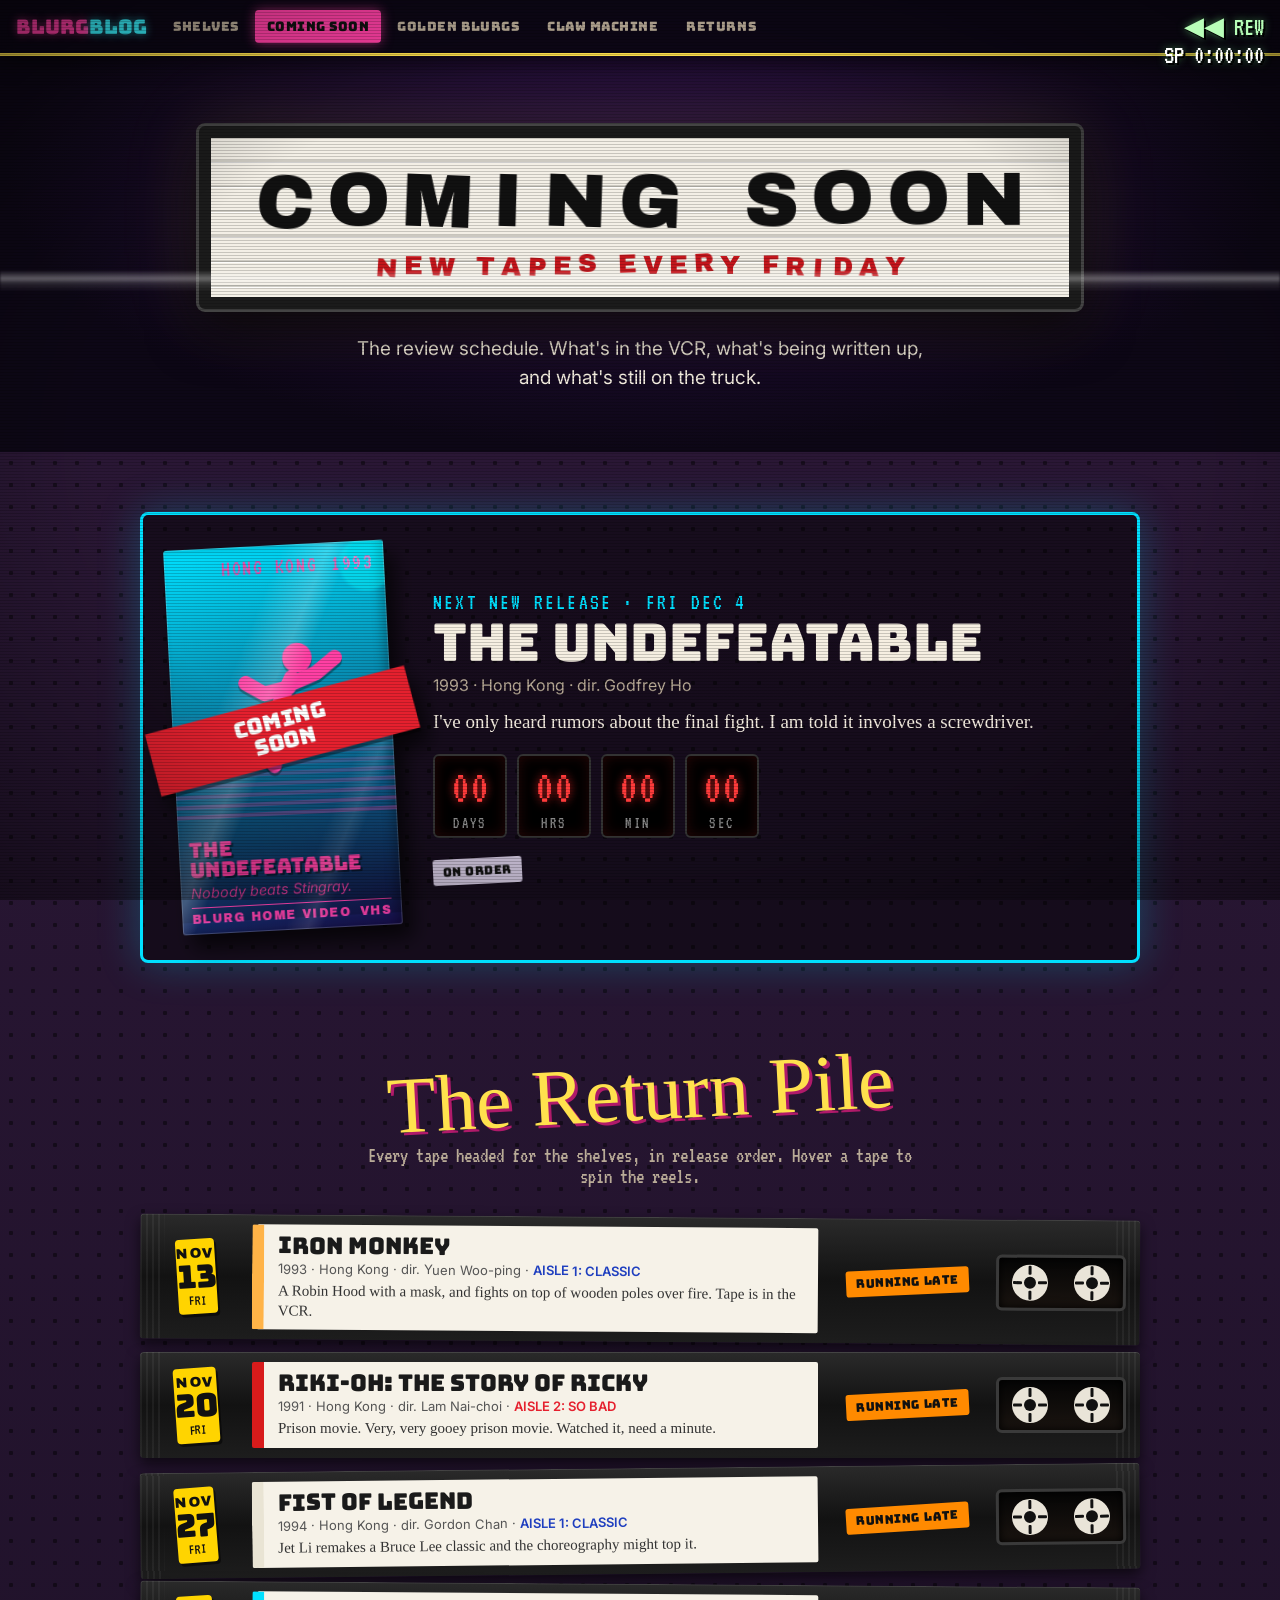
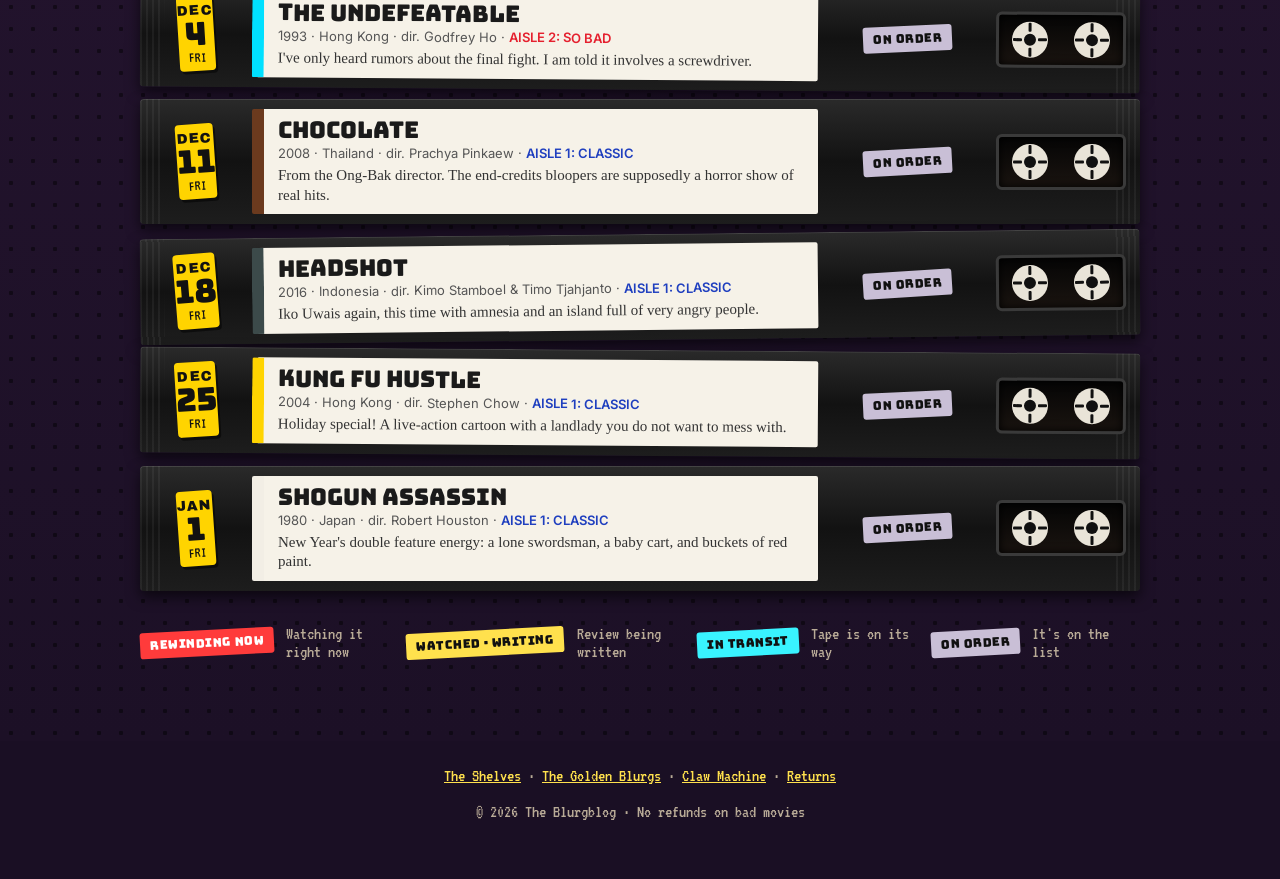
<file: coming-soon.html>
<!doctype html>
<html lang="en">
<head>
  <meta charset="utf-8">
  <meta name="viewport" content="width=device-width, initial-scale=1">
  <title>Coming Soon — The Blurgblog</title>
  <meta name="description" content="The Blurgblog review schedule: the martial arts tapes on order, in transit and in the VCR right now.">
  <link rel="preconnect" href="https://fonts.googleapis.com">
  <link rel="preconnect" href="https://fonts.gstatic.com" crossorigin>
  <link href="https://fonts.googleapis.com/css2?family=Bungee&family=Monoton&family=Permanent+Marker&family=VT323&family=Archivo+Black&family=Inter:wght@400;600&display=swap" rel="stylesheet">
  <link rel="stylesheet" href="css/styles.css">
  <link rel="stylesheet" href="css/pages.css">
</head>
<body data-page="soon">

  <div class="crt" aria-hidden="true"></div>
  <div class="tracking" aria-hidden="true"></div>
  <div class="osd" aria-hidden="true">
    <span id="osd-mode">▶ PLAY</span>
    <span id="osd-time">SP 0:00:00</span>
  </div>

  <nav class="aisle-nav" aria-label="Site">
    <div class="nav-inner">
      <a class="nav-logo" href="index.html">BLURG<span>BLOG</span></a>
      <div class="nav-links">
        <a href="index.html" data-page="shelves">Shelves</a>
        <a href="coming-soon.html" data-page="soon">Coming Soon</a>
        <a href="awards.html" data-page="awards">Golden Blurgs</a>
        <a href="claw.html" data-page="claw">Claw Machine</a>
        <a href="returns.html" data-page="returns">Returns</a>
      </div>
    </div>
  </nav>

  <header class="page-hero soon-hero">
    <div class="letterboard" data-speed="-0.12">
      <h1 class="lb-line" data-letters="COMING SOON">Coming Soon</h1>
      <p class="lb-line small" data-letters="NEW TAPES EVERY FRIDAY">New tapes every Friday</p>
    </div>
    <p class="page-intro">The review schedule. What's in the VCR, what's being written up, and what's still on the truck.</p>
  </header>

  <main class="soon-main">

    <section class="next-up" id="next-up" aria-labelledby="next-title">
      <!-- filled by js/soon.js -->
    </section>

    <section class="schedule" aria-labelledby="sched-title">
      <h2 class="marker section-title" id="sched-title">The Return Pile</h2>
      <p class="section-sub">Every tape headed for the shelves, in release order. Hover a tape to spin the reels.</p>
      <ol class="spines" id="spines"></ol>
      <div class="legend" aria-label="Status key">
        <span class="sp-status s-reviewing">REWINDING NOW</span><span>Watching it right now</span>
        <span class="sp-status s-writing">WATCHED · WRITING</span><span>Review being written</span>
        <span class="sp-status s-in-transit">IN TRANSIT</span><span>Tape is on its way</span>
        <span class="sp-status s-on-order">ON ORDER</span><span>It's on the list</span>
      </div>
    </section>

  </main>

  <footer class="footer">
    <p class="footer-links"><a href="index.html">The Shelves</a> · <a href="awards.html">The Golden Blurgs</a> · <a href="claw.html">Claw Machine</a> · <a href="returns.html">Returns</a></p>
    <p>© <span id="year"></span> The Blurgblog · No refunds on bad movies</p>
  </footer>

  <script src="js/reviews.js"></script>
  <script src="js/upcoming.js"></script>
  <script src="js/shared.js"></script>
  <script src="js/soon.js"></script>
</body>
</html>
</file>
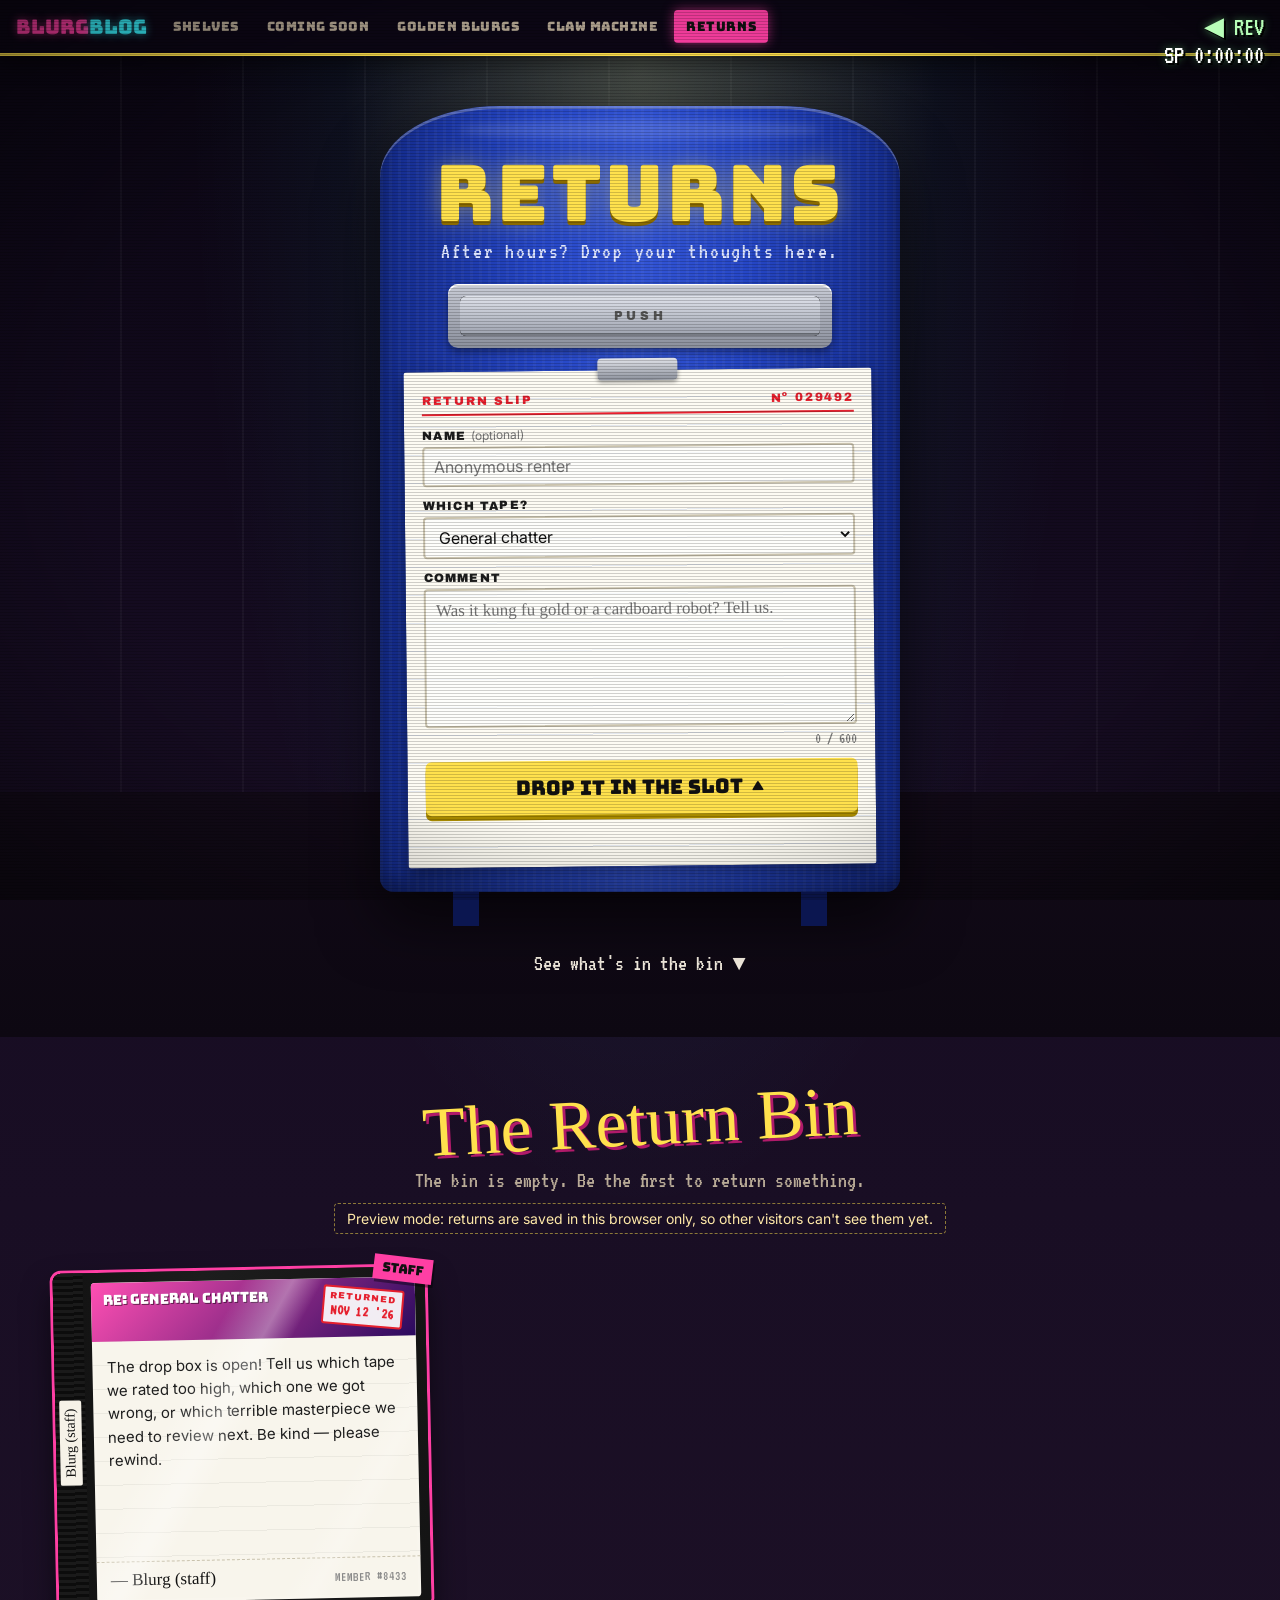
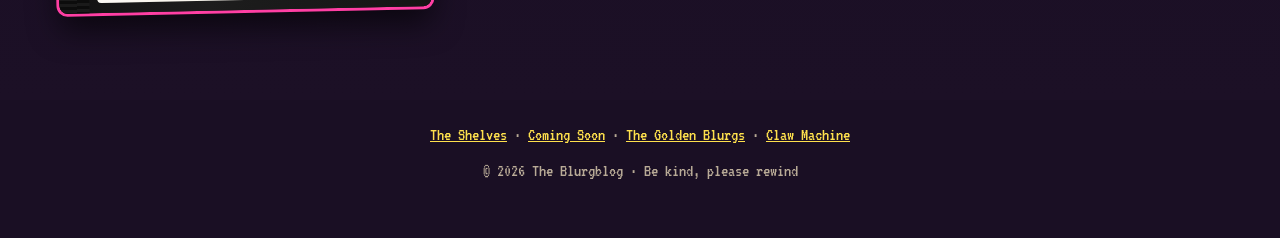
<file: returns.html>
<!doctype html>
<html lang="en">
<head>
  <meta charset="utf-8">
  <meta name="viewport" content="width=device-width, initial-scale=1">
  <title>Returns — The Blurgblog</title>
  <meta name="description" content="The Blurgblog return drop box: leave a comment, argue about kung fu movies, and read what everyone else dropped off.">
  <link rel="preconnect" href="https://fonts.googleapis.com">
  <link rel="preconnect" href="https://fonts.gstatic.com" crossorigin>
  <link href="https://fonts.googleapis.com/css2?family=Bungee&family=Monoton&family=Permanent+Marker&family=VT323&family=Archivo+Black&family=Inter:wght@400;600&display=swap" rel="stylesheet">
  <link rel="stylesheet" href="css/styles.css">
  <link rel="stylesheet" href="css/returns.css">
</head>
<body data-page="returns">

  <div class="crt" aria-hidden="true"></div>
  <div class="tracking" aria-hidden="true"></div>
  <div class="osd" aria-hidden="true">
    <span id="osd-mode">▶ PLAY</span>
    <span id="osd-time">SP 0:00:00</span>
  </div>

  <nav class="aisle-nav" aria-label="Site">
    <div class="nav-inner">
      <a class="nav-logo" href="index.html">BLURG<span>BLOG</span></a>
      <div class="nav-links">
        <a href="index.html" data-page="shelves">Shelves</a>
        <a href="coming-soon.html" data-page="soon">Coming Soon</a>
        <a href="awards.html" data-page="awards">Golden Blurgs</a>
        <a href="claw.html" data-page="claw">Claw Machine</a>
        <a href="returns.html" data-page="returns">Returns</a>
      </div>
    </div>
  </nav>

  <main class="returns-main">

    <!-- THE DROP BOX -->
    <section class="dropzone" aria-labelledby="box-title">
      <div class="street-light" aria-hidden="true"></div>
      <div class="dropbox" id="dropbox">
        <div class="db-dome" aria-hidden="true"></div>
        <h1 class="db-title" id="box-title">Returns</h1>
        <p class="db-sub">After hours? Drop your thoughts here.</p>

        <div class="slot-wrap" aria-hidden="true">
          <div class="slot" id="slot"><div class="flap" id="flap"><span>PUSH</span></div></div>
        </div>

        <form class="slip" id="return-form" novalidate>
          <p class="slip-head"><span>RETURN SLIP</span><span id="slip-no">Nº 000000</span></p>

          <label class="field">
            <span>Name <em>(optional)</em></span>
            <input id="f-name" name="name" type="text" maxlength="40" autocomplete="nickname" placeholder="Anonymous renter">
          </label>

          <label class="field">
            <span>Which tape?</span>
            <select id="f-movie" name="movie"></select>
          </label>

          <label class="field">
            <span>Comment</span>
            <textarea id="f-comment" name="comment" rows="5" maxlength="600" required placeholder="Was it kung fu gold or a cardboard robot? Tell us."></textarea>
            <small class="count" id="f-count">0 / 600</small>
          </label>

          <!-- spam trap: real people never see or fill this -->
          <label class="trap" aria-hidden="true">Leave this empty <input type="text" name="website" id="f-trap" tabindex="-1" autocomplete="off"></label>

          <button type="submit" class="drop-it" id="f-submit">Drop it in the slot ▲</button>
          <p class="form-msg" id="f-msg" role="status" aria-live="polite"></p>
        </form>

        <div class="db-legs" aria-hidden="true"></div>
      </div>
      <a class="to-bin" href="#bin">See what's in the bin ▼</a>
    </section>

    <!-- THE BIN -->
    <section class="bin" id="bin" aria-labelledby="bin-title">
      <div class="bin-head">
        <h2 class="marker" id="bin-title">The Return Bin</h2>
        <p class="bin-count" id="bin-count">Checking the bin…</p>
        <p class="mode-note" id="mode-note" hidden></p>
      </div>
      <div class="cases" id="cases"></div>
    </section>

  </main>

  <footer class="footer">
    <p class="footer-links"><a href="index.html">The Shelves</a> · <a href="coming-soon.html">Coming Soon</a> · <a href="awards.html">The Golden Blurgs</a> · <a href="claw.html">Claw Machine</a></p>
    <p>© <span id="year"></span> The Blurgblog · Be kind, please rewind</p>
  </footer>

  <script src="js/reviews.js"></script>
  <script src="js/returns-config.js"></script>
  <script src="js/shared.js"></script>
  <script src="js/returns.js"></script>
</body>
</html>
</file>
<file: css/styles.css>
/* =============================================================
   THE BLURGBLOG — video store stylesheet
   ============================================================= */

:root {
  --ink: #f6efe2;
  --ink-dim: #b9ab97;
  --night: #0d0716;
  --wall: #1c1026;
  --wall-2: #2a1735;
  --neon-pink: #ff3fa4;
  --neon-cyan: #39f3ff;
  --neon-yellow: #ffe14d;
  --blockbuster: #1f3fbf;
  --wood-light: #a8723d;
  --wood: #7a4c22;
  --wood-dark: #3b220c;
  --price: #ffd400;
  --red: #e5202e;

  --tw: 150px;             /* tape (VHS box) width  */
  --th: 262px;             /* tape (VHS box) height */
  --board: 34px;           /* shelf board thickness */
  --rh: calc(var(--th) + 64px); /* shelf row height */

  --lean: 0deg;            /* set by JS from scroll velocity */
  --swing: 0deg;           /* set by JS from scroll velocity */
}

@media (max-width: 640px) {
  :root { --tw: 112px; --th: 196px; --board: 26px; }
}

*, *::before, *::after { box-sizing: border-box; }
html { scroll-behavior: smooth; }
body {
  margin: 0;
  background: var(--night);
  color: var(--ink);
  font-family: "Inter", system-ui, sans-serif;
  overflow-x: hidden;
}
img, svg { display: block; }
a { color: inherit; }
button { font: inherit; color: inherit; }
.sr-only {
  position: absolute; width: 1px; height: 1px; overflow: hidden;
  clip: rect(0 0 0 0); white-space: nowrap;
}

/* ---------- VHS overlays ---------- */
.crt {
  pointer-events: none;
  position: fixed; inset: 0; z-index: 90;
  background:
    repeating-linear-gradient(to bottom, rgba(0,0,0,.18) 0 1px, transparent 1px 3px),
    radial-gradient(ellipse at center, transparent 60%, rgba(0,0,0,.45) 100%);
  mix-blend-mode: multiply;
}
.tracking {
  pointer-events: none;
  position: fixed; left: 0; right: 0; top: 30%; height: 22px; z-index: 91;
  background: linear-gradient(to bottom, transparent, rgba(255,255,255,.35) 40%, rgba(255,255,255,.12) 60%, transparent);
  filter: blur(1px);
  opacity: 0;
  transition: opacity .25s;
}
.tracking.on { opacity: 1; animation: tracking .5s linear infinite; }
@keyframes tracking {
  0%   { transform: translateY(-30vh) skewX(-8deg); }
  100% { transform: translateY(70vh)  skewX(8deg); }
}
.osd {
  position: fixed; top: 14px; right: 16px; z-index: 92;
  display: flex; flex-direction: column; align-items: flex-end; gap: 2px;
  font-family: "VT323", monospace; font-size: 26px; line-height: 1;
  color: #fff; text-shadow: 2px 2px 0 #000, 0 0 8px rgba(120,255,140,.5);
  pointer-events: none;
}
#osd-mode { color: #b8ffb8; }
@media (max-width: 640px) {
  .osd { top: auto; bottom: 12px; right: 12px; font-size: 20px; }
}

/* ---------- STOREFRONT ---------- */
.storefront {
  position: relative;
  min-height: 100vh;
  display: flex; flex-direction: column; align-items: center; justify-content: center;
  padding: 120px 16px 120px;
  overflow: hidden;
  text-align: center;
  background: radial-gradient(ellipse at 50% 40%, #2b1046 0%, #0d0716 70%);
}
.bricks {
  position: absolute; inset: -20% 0 -20% 0;
  background-color: #2a0f1a;
  background-image:
    linear-gradient(rgba(13,7,22,.6), rgba(13,7,22,.85)),
    linear-gradient(90deg, rgba(0,0,0,.55) 2px, transparent 2px),
    linear-gradient(rgba(0,0,0,.55) 2px, transparent 2px),
    linear-gradient(90deg, rgba(0,0,0,.55) 2px, transparent 2px);
  background-size: 100% 100%, 64px 52px, 64px 26px, 64px 52px;
  background-position: 0 0, 0 0, 0 0, 32px 26px;
  will-change: transform;
}
.awning {
  position: absolute; top: 0; left: 0; right: 0; height: 74px;
  background: repeating-linear-gradient(90deg, var(--blockbuster) 0 60px, var(--neon-yellow) 60px 120px);
  box-shadow: 0 10px 30px rgba(0,0,0,.6);
  z-index: 2;
}
.awning::after {
  content: ""; position: absolute; left: 0; right: 0; bottom: -22px; height: 22px;
  background:
    radial-gradient(circle at 30px 0, var(--blockbuster) 29px, transparent 30px) 0 0 / 120px 22px repeat-x,
    radial-gradient(circle at 90px 0, var(--neon-yellow) 29px, transparent 30px) 0 0 / 120px 22px repeat-x;
}

.sign-wrap { position: relative; z-index: 1; will-change: transform; }
.neon-the {
  font-family: "Permanent Marker", cursive;
  font-size: clamp(28px, 5vw, 48px);
  color: var(--neon-yellow);
  text-shadow: 0 0 6px var(--neon-yellow), 0 0 22px #ff9900;
  position: absolute; left: 1%; top: -.7em; z-index: 1;
  transform: rotate(-10deg);
}
.neon {
  margin: 0;
  font-family: "Monoton", cursive; font-weight: 400;
  font-size: clamp(54px, 14vw, 170px);
  line-height: 1; letter-spacing: .02em;
  color: #ffe6f4;
  text-shadow:
    0 0 4px #fff, 0 0 12px var(--neon-pink), 0 0 28px var(--neon-pink),
    0 0 60px var(--neon-pink), 0 0 90px #ff0080;
  animation: flicker 6s infinite;
}
.neon span {
  color: #e6feff;
  text-shadow:
    0 0 4px #fff, 0 0 12px var(--neon-cyan), 0 0 28px var(--neon-cyan),
    0 0 60px var(--neon-cyan), 0 0 90px #00b3ff;
  animation: flicker-b 4.3s infinite;
}
@keyframes flicker {
  0%, 18%, 22%, 25%, 53%, 57%, 100% { opacity: 1; }
  20%, 24%, 55% { opacity: .35; }
}
@keyframes flicker-b {
  0%, 70%, 74%, 100% { opacity: 1; }
  72% { opacity: .4; }
}
.neon-sub {
  margin-top: 10px;
  font-family: "Bungee", cursive;
  font-size: clamp(13px, 2.4vw, 22px);
  letter-spacing: .35em;
  color: var(--neon-yellow);
  text-shadow: 0 0 8px rgba(255,225,77,.7);
}
.hero-copy {
  position: relative; z-index: 1;
  max-width: 640px; margin: 34px auto 0;
  font-size: clamp(16px, 2.2vw, 20px); line-height: 1.5;
  color: var(--ink);
  will-change: transform;
}
.window-stuff {
  position: absolute; left: 0; right: 0; bottom: 120px;
  display: flex; justify-content: space-between; align-items: flex-end;
  padding: 0 6vw; pointer-events: none;
  will-change: transform;
}
.open-sign {
  font-family: "Bungee", cursive; font-size: 30px; letter-spacing: .1em;
  padding: 6px 18px; border: 4px solid var(--red); border-radius: 14px;
  color: #ff6b6b;
  text-shadow: 0 0 8px var(--red), 0 0 20px var(--red);
  box-shadow: 0 0 14px var(--red), inset 0 0 14px rgba(229,32,46,.6);
  animation: flicker-b 3s infinite;
}
.hours-card {
  display: flex; flex-direction: column; gap: 2px;
  background: #f4ecd8; color: #222;
  padding: 10px 14px; transform: rotate(4deg);
  font-family: "Permanent Marker", cursive; font-size: 15px;
  box-shadow: 4px 6px 0 rgba(0,0,0,.4);
}
.hours-card b { font-family: "Archivo Black", sans-serif; font-size: 12px; letter-spacing: .15em; }
@media (max-width: 640px) {
  .window-stuff { bottom: 96px; padding: 0 16px; }
  .open-sign { font-size: 20px; padding: 4px 10px; }
  .hours-card { font-size: 12px; }
}
.scroll-cue {
  position: absolute; bottom: 30px; left: 50%; transform: translateX(-50%);
  font-family: "VT323", monospace; font-size: 24px; letter-spacing: .1em;
  text-decoration: none; color: var(--ink);
  display: flex; flex-direction: column; align-items: center;
}
.scroll-cue span { animation: bob 1.4s ease-in-out infinite; }
@keyframes bob { 50% { transform: translateY(8px); } }

/* ---------- FILTER NAV ---------- */
.aisle-nav {
  position: sticky; top: 0; z-index: 50;
  background: rgba(13,7,22,.92);
  backdrop-filter: blur(8px);
  border-bottom: 3px solid var(--neon-yellow);
  box-shadow: 0 6px 20px rgba(0,0,0,.5);
}
.nav-inner {
  max-width: 1280px; margin: 0 auto; padding: 10px 16px;
  display: flex; gap: 14px; align-items: center; flex-wrap: wrap;
  padding-right: 150px; /* room for OSD */
}
@media (max-width: 640px) { .nav-inner { padding-right: 16px; } }
.nav-logo {
  font-family: "Bungee", cursive; font-size: 20px; text-decoration: none;
  color: var(--neon-pink); text-shadow: 0 0 8px rgba(255,63,164,.6);
}
.nav-logo span { color: var(--neon-cyan); text-shadow: 0 0 8px rgba(57,243,255,.6); }
.nav-links { display: flex; gap: 4px; flex-wrap: wrap; }
.nav-links a {
  font-family: "Bungee", cursive; font-size: 13px; letter-spacing: .04em;
  text-decoration: none; color: var(--ink-dim);
  padding: 6px 10px; border-radius: 4px; border: 2px solid transparent;
  transition: color .15s, border-color .15s;
}
.nav-links a:hover { color: var(--ink); border-color: #4b3a5c; }
.nav-links a[aria-current="page"] { color: #111; background: var(--neon-pink); box-shadow: 0 0 12px rgba(255,63,164,.6); }
.aisle-nav .chips { order: 5; flex-basis: 100%; }
@media (max-width: 640px) {
  .nav-inner { gap: 8px; padding-top: 8px; padding-bottom: 8px; }
  .nav-links {
    flex-wrap: nowrap; flex-basis: 100%; order: 2;
    overflow-x: auto; scrollbar-width: none;
    -webkit-mask: linear-gradient(90deg, #000 85%, transparent);
            mask: linear-gradient(90deg, #000 85%, transparent);
  }
  .nav-links::-webkit-scrollbar { display: none; }
  .nav-links a { flex: none; font-size: 12px; padding: 5px 8px; }
}
.footer-links { margin: 0 0 6px; }
.footer { position: relative; }
/* hidden link in the bottom corner of the main page */
.secret-link {
  position: absolute; right: 10px; bottom: 6px;
  font-family: "VT323", monospace; font-size: 13px; letter-spacing: .15em;
  color: var(--ink-dim); text-decoration: none;
  opacity: .12;
  transition: opacity .3s, color .3s, text-shadow .3s;
}
.secret-link:hover, .secret-link:focus-visible {
  opacity: 1; color: var(--neon-yellow);
  text-shadow: 0 0 8px rgba(255,225,77,.8);
  outline: none;
}
.footer-links a { color: var(--neon-yellow); }
.chips { display: flex; gap: 6px; flex-wrap: wrap; flex: 1; }
.chip {
  border: 2px solid #4b3a5c; background: #1d1129;
  font-family: "VT323", monospace; font-size: 19px; line-height: 1;
  padding: 5px 10px; border-radius: 4px; cursor: pointer;
  transition: background .15s, border-color .15s, transform .15s;
}
.chip:hover { border-color: var(--neon-cyan); transform: translateY(-1px); }
.chip[aria-pressed="true"] { background: var(--neon-yellow); border-color: var(--neon-yellow); color: #111; }
.search input {
  width: 220px; max-width: 100%;
  font-family: "VT323", monospace; font-size: 20px;
  background: #000; color: #b8ffb8;
  border: 2px solid #4b3a5c; border-radius: 4px; padding: 5px 10px;
}
.search input:focus { outline: none; border-color: var(--neon-cyan); }
@media (max-width: 640px) {
  .chips { order: 3; flex-basis: 100%; overflow-x: auto; flex-wrap: nowrap; padding-bottom: 2px; }
  .chip { flex: none; }
  .search { flex: 1; }
  .search input { width: 100%; }
}

/* ---------- STORE / AISLES ---------- */
#store {
  background-color: var(--wall);
  background-image:
    radial-gradient(circle, rgba(0,0,0,.45) 2px, transparent 2.5px),
    linear-gradient(var(--wall-2), var(--wall));
  background-size: 22px 22px, 100% 100%;
  padding-bottom: 60px;
}
.aisle {
  position: relative;
  max-width: 1280px; margin: 0 auto;
  padding: 150px 16px 30px;
}
.aisle-sign {
  position: absolute; top: 0; left: 50%;
  transform: translateX(-50%) rotate(var(--swing));
  transform-origin: 50% 0;
  display: flex; flex-direction: column; align-items: center;
  z-index: 3;
}
.chain {
  width: 70%; height: 46px;
  border-left: 3px dotted #999; border-right: 3px dotted #999;
}
.sign-board {
  font-family: "Bungee", cursive; font-size: clamp(18px, 3.2vw, 32px);
  background: var(--blockbuster); color: var(--neon-yellow);
  padding: 10px 26px 12px; border: 4px solid var(--neon-yellow); border-radius: 6px;
  box-shadow: 0 10px 0 rgba(0,0,0,.35), 0 0 30px rgba(31,63,191,.5);
  display: flex; flex-direction: column; align-items: center; line-height: 1.05;
  white-space: nowrap;
}
.sign-board small { font-family: "VT323", monospace; font-size: .62em; letter-spacing: .3em; color: #fff; }
.aisle-sign.bad .sign-board {
  background: var(--red); color: #fff; border-color: #fff;
  box-shadow: 0 10px 0 rgba(0,0,0,.35), 0 0 30px rgba(229,32,46,.5);
}
.aisle-blurb {
  text-align: center; margin: 0 auto 28px; max-width: 560px;
  font-family: "Permanent Marker", cursive; font-size: 18px; color: var(--ink-dim);
}

/* The shelf unit: a grid whose every row ends in a wooden board. */
.shelf {
  position: relative;
  display: grid;
  grid-template-columns: repeat(auto-fill, minmax(calc(var(--tw) + 22px), 1fr));
  grid-auto-rows: var(--rh);
  justify-items: center;
  align-items: end;
  padding: 0 18px var(--rh);   /* bottom padding = one extra, empty shelf row */
  border-left: 18px solid var(--wood-dark);
  border-right: 18px solid var(--wood-dark);
  border-top: 18px solid var(--wood-dark);
  background-color: #140a1c;
  background-image:
    repeating-linear-gradient(to bottom,
      transparent 0,
      transparent calc(var(--rh) - var(--board)),
      var(--wood-light) calc(var(--rh) - var(--board)),
      #c48a4e calc(var(--rh) - var(--board) + 3px),
      var(--wood-light) calc(var(--rh) - var(--board) + 10px),
      var(--wood) calc(var(--rh) - var(--board) + 11px),
      #5c3615 calc(var(--rh) - 4px),
      #1c0f04 var(--rh)),
    linear-gradient(to bottom, rgba(0,0,0,.6), rgba(0,0,0,.2) 40%, rgba(0,0,0,.6));
  box-shadow: inset 0 0 60px rgba(0,0,0,.8), 0 20px 40px rgba(0,0,0,.6);
  border-radius: 4px 4px 0 0;
  perspective: 1000px;
}
/* handwritten tag sitting in the empty bottom row */
.shelf-tag {
  position: absolute; left: 50%; z-index: 2;
  bottom: calc(var(--board) + (var(--rh) - var(--board)) / 2 - 34px);
  transform: translateX(-50%) rotate(-2deg);
  display: flex; flex-direction: column; align-items: center; gap: 4px;
  padding: 12px 18px 10px;
  background: #fffbea; color: #222; text-decoration: none; text-align: center;
  font-family: "Permanent Marker", cursive; font-size: 18px; line-height: 1.1;
  box-shadow: 4px 6px 0 rgba(0,0,0,.4);
  transition: transform .2s;
  white-space: nowrap;
}
.shelf-tag::before {   /* tape holding it up */
  content: ""; position: absolute; top: -9px; left: 50%; width: 56px; height: 18px; margin-left: -28px;
  background: rgba(255,255,200,.55); transform: rotate(3deg);
}
.shelf-tag span { font-family: "VT323", monospace; font-size: 17px; color: var(--red); }
.shelf-tag:hover, .shelf-tag:focus-visible { transform: translateX(-50%) rotate(0deg) scale(1.04); outline: none; }
.shelf-tag:focus-visible { box-shadow: 0 0 0 3px var(--neon-cyan), 4px 6px 0 rgba(0,0,0,.4); }
.shelf-tag.quote {
  margin: 0; white-space: normal; width: max-content; max-width: min(380px, 80%);
  transform: translateX(-50%) rotate(2deg);
}
.shelf-tag.quote:hover { transform: translateX(-50%) rotate(2deg); }
@media (max-width: 640px) { .shelf-tag { font-size: 15px; padding: 10px 12px 8px; } .shelf-tag span { font-size: 15px; } }

.shelf-empty {
  grid-column: 1 / -1; align-self: center;
  font-family: "Permanent Marker", cursive; font-size: 22px; color: var(--ink-dim);
  text-align: center; padding: 20px;
}
.empty { text-align: center; font-family: "Permanent Marker", cursive; font-size: 22px; color: var(--ink-dim); padding: 40px 16px 0; }

/* ---------- A TAPE ---------- */
.tape {
  margin-bottom: calc(var(--board) - 12px);
  width: var(--tw); height: var(--th);
  opacity: 0;
  transform: translateY(-60px) rotateX(-25deg);
  transform-origin: 50% 100%;
  transition: opacity .5s ease, transform .7s cubic-bezier(.2,1.4,.4,1);
  transition-delay: calc(var(--i, 0) * 70ms);
}
.tape.in { opacity: 1; transform: none; }
.tape.gone { display: none; }
.tilt {
  width: 100%; height: 100%;
  transform: rotate(var(--lean));
  transform-origin: 50% 100%;
}
.box {
  position: relative; display: block;
  width: 100%; height: 100%; padding: 0; border: 0; cursor: pointer;
  background: none; text-align: left;
  transform-style: preserve-3d;
  transition: transform .35s cubic-bezier(.2,1.2,.4,1), filter .35s;
  filter: drop-shadow(6px 8px 6px rgba(0,0,0,.6));
}
.box:hover, .box:focus-visible {
  transform: translateY(-18px) rotateY(-16deg) rotateZ(-1deg) scale(1.04);
  filter: drop-shadow(14px 18px 12px rgba(0,0,0,.7));
  outline: none;
  z-index: 2;
}
.box:focus-visible .cover { outline: 3px solid var(--neon-cyan); outline-offset: 3px; }
.box::after {   /* thickness of the box, visible when it turns */
  content: ""; position: absolute; top: 0; right: 0;
  width: 20px; height: 100%;
  background: linear-gradient(90deg, rgba(0,0,0,.7), var(--c2));
  transform-origin: 100% 50%;
  transform: rotateY(90deg);
}

/* ---------- GENERATED COVERS ---------- */
.cover {
  position: absolute; inset: 0; overflow: hidden;
  border-radius: 3px;
  background: linear-gradient(170deg, var(--c1), var(--c2));
  color: var(--c3);
  display: flex; flex-direction: column;
  padding: 10px 10px 8px;
  box-shadow: inset 0 0 0 1px rgba(255,255,255,.15), inset -6px 0 10px rgba(0,0,0,.25);
}
.cover::before {  /* plastic sleeve shine */
  content: ""; position: absolute; inset: 0; z-index: 3; pointer-events: none;
  background: linear-gradient(115deg, transparent 30%, rgba(255,255,255,.22) 42%, transparent 48%, transparent 70%, rgba(255,255,255,.1) 76%, transparent 80%);
}
.cover::after {   /* wear and tear */
  content: ""; position: absolute; inset: 0; z-index: 2; pointer-events: none;
  background:
    radial-gradient(circle at 92% 6%, rgba(255,255,255,.35) 0 6%, transparent 7%),
    linear-gradient(transparent 97%, rgba(255,255,255,.2) 97%);
  mix-blend-mode: overlay;
}
.cv-top {
  position: relative; z-index: 1;
  font-family: "VT323", monospace; font-size: calc(var(--tw) * .1); line-height: 1;
  letter-spacing: .08em; text-transform: uppercase;
  display: flex; justify-content: flex-end; gap: .6em;
  opacity: .9;
}
.cv-art {
  position: relative; flex: 1; z-index: 1;
  display: grid; place-items: center;
}
.cv-art svg { width: 82%; height: auto; color: var(--c3); filter: drop-shadow(0 3px 0 rgba(0,0,0,.35)); }
.cv-title {
  position: relative; z-index: 1;
  margin: 0;
  font-family: "Bungee", cursive; font-weight: 400;
  /* shrink so the longest word always fits on one line */
  font-size: min(calc(var(--tw) * .125), calc((var(--tw) - 26px) / (var(--len, 6) * .78)));
  line-height: .98;
  text-transform: uppercase;
  text-shadow: 2px 2px 0 rgba(0,0,0,.45);
}
.cv-tag {
  position: relative; z-index: 1;
  margin-top: 4px;
  font-size: calc(var(--tw) * .065); font-style: italic; line-height: 1.15;
  opacity: .9;
}
.cv-studio {
  position: relative; z-index: 1;
  margin-top: 6px; padding-top: 4px;
  border-top: 1px solid currentColor;
  font-family: "Archivo Black", sans-serif; font-size: calc(var(--tw) * .055);
  letter-spacing: .12em; display: flex; justify-content: space-between; opacity: .85;
}

/* real poster art (set "poster" in reviews.js) — sits under the sleeve shine */
.cv-poster {
  position: absolute; inset: 0; z-index: 1;
  width: 100%; height: 100%;
  object-fit: cover; object-position: 50% 30%;
}

/* layout 1: sunburst */
.cover.l1 .cv-art::before {
  content: ""; position: absolute; inset: -40%;
  background: repeating-conic-gradient(from 0deg, rgba(255,255,255,.18) 0 8deg, transparent 8deg 16deg);
  border-radius: 50%;
}
/* layout 2: big rising sun + side band */
.cover.l2 { padding-left: 22px; }
.cover.l2 .cv-art::before {
  content: ""; position: absolute; width: 74%; aspect-ratio: 1; border-radius: 50%;
  background: var(--c3); opacity: .22;
}
.cover.l2 .cv-band {
  position: absolute; left: 0; top: 0; bottom: 0; width: 14px; z-index: 1;
  background: repeating-linear-gradient(to bottom, var(--c3) 0 10px, transparent 10px 16px);
  opacity: .8;
}
/* layout 3: grim grid + diagonal slash */
.cover.l3 {
  background:
    linear-gradient(rgba(255,255,255,.06) 1px, transparent 1px) 0 0 / 14px 14px,
    linear-gradient(90deg, rgba(255,255,255,.06) 1px, transparent 1px) 0 0 / 14px 14px,
    linear-gradient(170deg, var(--c1), var(--c2));
}
.cover.l3 .cv-art::before {
  content: ""; position: absolute; left: -20%; right: -20%; height: 26%;
  background: var(--c3); opacity: .35; transform: rotate(-24deg);
}
/* layout 4: 80s horizon stripes */
.cover.l4 .cv-art::before {
  content: ""; position: absolute; left: -10px; right: -10px; bottom: 6%; height: 46%;
  background: repeating-linear-gradient(to bottom, var(--c3) 0 4px, transparent 4px 10px);
  opacity: .3;
  -webkit-mask: linear-gradient(transparent, #000);
          mask: linear-gradient(transparent, #000);
}

/* ---------- STICKERS ---------- */
.sticker { position: absolute; z-index: 4; pointer-events: none; }
.st-price {
  top: 13%; right: -8px;
  background: var(--price); color: #111;
  font-family: "Archivo Black", sans-serif; font-size: calc(var(--tw) * .085); line-height: 1;
  padding: 5px 6px; border-radius: 50%; aspect-ratio: 1;
  display: grid; place-items: center; text-align: center;
  width: calc(var(--tw) * .3);
  transform: rotate(12deg);
  box-shadow: 1px 2px 0 rgba(0,0,0,.4);
}
.st-price small { display: block; font-size: .55em; }
.st-score {
  top: -8px; left: -8px;
  background: #fff; color: #111;
  font-family: "VT323", monospace; font-size: calc(var(--tw) * .13); line-height: 1;
  padding: 3px 7px 2px; border-radius: 3px;
  transform: rotate(-6deg);
  box-shadow: 1px 2px 0 rgba(0,0,0,.4);
}
.st-bad {
  top: 38%; left: -10px;
  background: var(--red); color: #fff;
  font-family: "Bungee", cursive; font-size: calc(var(--tw) * .1); line-height: 1;
  padding: 5px 8px; transform: rotate(-14deg);
  border: 2px dashed #fff; outline: 2px solid var(--red);
}
.st-rewind {
  bottom: 6px; right: -6px;
  background: #19c94b; color: #fff;
  font-family: "Archivo Black", sans-serif; font-size: calc(var(--tw) * .05); line-height: 1.05;
  padding: 3px 5px; text-align: center; transform: rotate(4deg);
}
@media (max-width: 640px) { .st-rewind { display: none; } }

/* ---------- STAFF PICKS (pinned horizontal aisle) ---------- */
.pinned { position: relative; height: 320vh; }
.pinned-sticky {
  position: sticky; top: 0; height: 100vh; overflow: hidden;
  display: flex; flex-direction: column; justify-content: center;
  background:
    linear-gradient(to bottom, transparent 70%, rgba(0,0,0,.6)),
    radial-gradient(ellipse at 50% 120%, rgba(255,63,164,.35), transparent 60%),
    #120a1d;
}
.pinned-head { text-align: center; padding: 70px 16px 0; }
.marker {
  margin: 0;
  font-family: "Permanent Marker", cursive; font-weight: 400;
  font-size: clamp(40px, 8vw, 80px); line-height: 1;
  color: var(--neon-yellow); transform: rotate(-3deg);
  text-shadow: 3px 3px 0 #b01a6a;
}
.pinned-head p { font-family: "VT323", monospace; font-size: 22px; color: var(--ink-dim); margin: 10px 0 0; }
.pinned-track {
  --tw: 200px; --th: 350px;
  display: flex; gap: 70px; align-items: flex-end;
  padding: 40px 10vw 0;
  width: max-content;
  will-change: transform;
  position: relative;
}
.pinned-track::after {   /* the long shelf board */
  content: ""; position: absolute; left: 0; right: 0; bottom: -26px; height: 30px;
  background: linear-gradient(var(--wood-light), #c48a4e 3px, var(--wood-light) 9px, var(--wood) 10px, #2a1608);
  box-shadow: 0 16px 30px rgba(0,0,0,.6);
}
@media (max-width: 640px), (max-height: 700px) {
  .pinned-track { --tw: 150px; --th: 262px; gap: 50px; }
}
.pick { display: flex; align-items: flex-end; gap: 18px; position: relative; z-index: 1; }
.pick .tape { opacity: 1; transform: none; margin: 0; }
.talker {      /* shelf-talker card */
  width: 200px;
  background: #fffbea; color: #222;
  padding: 14px 14px 12px;
  font-family: "Permanent Marker", cursive; font-size: 16px; line-height: 1.3;
  transform: rotate(var(--r, 3deg));
  box-shadow: 4px 6px 0 rgba(0,0,0,.4);
  position: relative; margin-bottom: 40px;
}
.talker::before {
  content: ""; position: absolute; top: -10px; left: 50%; width: 60px; height: 20px; margin-left: -30px;
  background: rgba(255,255,200,.55); transform: rotate(-4deg);
}
.talker b { display: block; font-family: "Archivo Black", sans-serif; font-size: 11px; letter-spacing: .15em; color: var(--red); margin-bottom: 4px; }
@media (max-width: 640px) { .talker { width: 150px; font-size: 13px; } }
.pinned-progress {
  position: absolute; left: 10vw; right: 10vw; bottom: 32px; height: 6px;
  background: rgba(255,255,255,.12); border-radius: 3px; overflow: hidden;
}
.pinned-progress span { display: block; height: 100%; width: 0; background: var(--neon-pink); box-shadow: 0 0 10px var(--neon-pink); }

/* ---------- COUNTER ---------- */
.counter {
  position: relative;
  padding: 80px 16px 0;
  background: linear-gradient(#0d0716, #1a0f24);
}
.counter-top {
  max-width: 900px; margin: 0 auto;
  display: flex; gap: 30px; align-items: flex-end; justify-content: center;
  border-bottom: 40px solid var(--blockbuster);
  box-shadow: 0 6px 0 var(--neon-yellow);
  padding: 0 16px;
}
.receipt {
  width: min(380px, 100%);
  background: #fbf8ef; color: #222;
  padding: 26px 24px 30px;
  font-family: "VT323", monospace; font-size: 20px; line-height: 1.25;
  transform: rotate(-1.5deg);
  -webkit-mask: radial-gradient(circle 7px at 50% 100%, transparent 98%, #000) 0 0 / 18px 100% repeat-x;
          mask: radial-gradient(circle 7px at 50% 100%, transparent 98%, #000) 0 0 / 18px 100% repeat-x;
  box-shadow: 0 0 30px rgba(0,0,0,.4);
}
.receipt h2 { font-family: "Bungee", cursive; font-weight: 400; margin: 0; text-align: center; font-size: 28px; }
.r-sub { text-align: center; margin: 2px 0 0; letter-spacing: .2em; font-size: 16px; }
.receipt hr { border: 0; border-top: 2px dashed #999; margin: 14px 0; }
.receipt p { margin: 8px 0; }
.receipt ul { list-style: none; padding: 0; margin: 6px 0; }
.receipt li { display: flex; justify-content: space-between; gap: 10px; }
.r-total { display: flex; justify-content: space-between; font-size: 24px; }
.r-thanks { text-align: center; margin-top: 16px !important; }
.return-slot { display: flex; flex-direction: column; align-items: center; gap: 6px; padding-bottom: 20px; }
.return-slot .slot { width: 150px; height: 26px; background: #000; border: 6px solid #888; border-radius: 4px; box-shadow: inset 0 6px 10px #000; }
.return-slot span { font-family: "Bungee", cursive; color: var(--neon-yellow); }
@media (max-width: 640px) { .return-slot { display: none; } }
.footer {
  text-align: center; padding: 26px 16px 40px;
  font-family: "VT323", monospace; font-size: 18px; color: var(--ink-dim);
  background: #1a0f24;
}

/* ---------- REVIEW MODAL (back of the box) ---------- */
.modal {
  position: fixed; inset: 0; z-index: 80;
  display: grid; place-items: center;
  padding: 24px 16px;
}
.modal[hidden] { display: none; }
.modal-backdrop {
  position: absolute; inset: 0;
  background: rgba(5,2,10,.82); backdrop-filter: blur(4px);
  animation: fade .25s ease;
}
@keyframes fade { from { opacity: 0; } }
.box-back {
  --hi: #ffe14d;
  position: relative;
  width: min(980px, 100%);
  max-height: calc(100vh - 48px);
  overflow-y: auto;
  display: grid; grid-template-columns: minmax(200px, 330px) 1fr;
  background: #0c0c0c;
  border: 3px solid var(--hi);
  border-radius: 6px;
  box-shadow: 0 30px 80px rgba(0,0,0,.8), 0 0 40px color-mix(in srgb, var(--hi) 35%, transparent);
  animation: pull .5s cubic-bezier(.2,1.2,.4,1);
  outline: none;
}
@keyframes pull {
  from { transform: perspective(1000px) rotateY(80deg) scale(.6); opacity: 0; }
}
.close {
  position: absolute; top: 10px; right: 10px; z-index: 5;
  width: 40px; height: 40px; border-radius: 50%;
  border: 2px solid var(--hi); background: #000; color: var(--hi);
  font-size: 18px; cursor: pointer;
}
.bb-cover {
  --tw: 330px;
  position: relative; min-height: 520px;
}
.bb-cover .cover { border-radius: 0; }
/* real posters keep their own shape on the back of the box */
.bb-cover:has(.cv-poster) {
  align-self: start; position: sticky; top: 0;
  min-height: 0; height: auto; aspect-ratio: 2 / 3;
}
.bb-cover .cv-poster { object-position: 50% 50%; }
.bb-body { padding: 28px 30px 26px; }
.bb-meta {
  margin: 0; padding-right: 40px;
  font-family: "VT323", monospace; font-size: 20px; letter-spacing: .1em; color: var(--ink-dim);
  text-transform: uppercase;
}
.bb-body h2 {
  margin: 4px 0 4px; padding-right: 40px;
  font-family: "Bungee", cursive; font-weight: 400;
  font-size: clamp(28px, 4vw, 44px); line-height: 1;
  color: var(--hi);
}
.bb-tag { margin: 0 0 18px; font-style: italic; color: var(--ink-dim); }
.bb-scores { display: grid; gap: 10px; margin-bottom: 18px; }
.meter { display: grid; grid-template-columns: 64px 1fr 44px; gap: 10px; align-items: center; font-family: "VT323", monospace; font-size: 22px; }
.meter-bar { display: flex; gap: 4px; }
.meter-bar i {
  flex: 1; height: 16px; background: #2a2a2a; border-radius: 2px; position: relative; overflow: hidden;
}
.meter-bar i::after {
  content: ""; position: absolute; inset: 0; width: var(--f, 0%);
  background: var(--hi); box-shadow: 0 0 8px var(--hi);
}
.bb-verdict {
  font-family: "Permanent Marker", cursive; font-size: 21px; line-height: 1.3;
  margin: 0 0 16px; padding: 12px 14px;
  background: var(--hi); color: #111; transform: rotate(-.6deg);
}
.bb-review p { line-height: 1.65; margin: 0 0 14px; color: #e9e2d6; }
.bb-notes { display: grid; grid-template-columns: 1fr 1fr; gap: 14px; margin: 18px 0; }
.bb-notes div { border: 1px solid #333; padding: 12px 14px; border-radius: 4px; }
.bb-notes h3 { margin: 0 0 6px; font-family: "Archivo Black", sans-serif; font-size: 12px; letter-spacing: .15em; text-transform: uppercase; color: var(--hi); }
.bb-notes p { margin: 0; line-height: 1.5; font-size: 15px; }
.bb-fine {
  display: flex; justify-content: space-between; align-items: flex-end; gap: 16px;
  font-size: 11px; line-height: 1.4; color: #8d8577; text-transform: uppercase; letter-spacing: .05em;
  border-top: 1px solid #333; padding-top: 12px;
}
.barcode {
  flex: none; width: 110px; height: 40px; background: #fff;
  background-image: repeating-linear-gradient(90deg, #000 0 2px, #fff 2px 3px, #000 3px 4px, #fff 4px 7px, #000 7px 10px, #fff 10px 11px);
  border: 4px solid #fff;
}
.bb-nav { display: flex; justify-content: space-between; gap: 10px; margin-top: 18px; }
.bb-nav button {
  font-family: "VT323", monospace; font-size: 22px;
  background: #000; border: 2px solid #444; color: #b8ffb8;
  padding: 6px 16px; border-radius: 4px; cursor: pointer;
}
.bb-nav button:hover { border-color: var(--hi); color: var(--hi); }
@media (max-width: 760px) {
  .box-back { grid-template-columns: 1fr; }
  .bb-cover { --tw: 200px; min-height: 0; height: 300px; }
  .bb-cover .cv-art svg { width: 46%; }
  .bb-cover:has(.cv-poster) { position: relative; width: min(260px, 70%); margin: 20px auto 0; }
  .bb-body { padding: 22px 18px; }
  .bb-notes { grid-template-columns: 1fr; }
}
body.modal-open { overflow: hidden; }

/* ---------- REDUCED MOTION ---------- */
@media (prefers-reduced-motion: reduce) {
  html { scroll-behavior: auto; }
  .neon, .neon span, .open-sign, .scroll-cue span { animation: none; }
  .tape { opacity: 1; transform: none; transition: none; }
  .tracking { display: none; }
  .box-back, .modal-backdrop { animation: none; }
}
</file>
<file: css/pages.css>
/* =============================================================
   THE BLURGBLOG — Coming Soon + Golden Blurgs pages
   (loaded after styles.css)
   ============================================================= */

.page-hero {
  position: relative; overflow: hidden;
  padding: 70px 16px 60px;
  text-align: center;
  background: radial-gradient(ellipse at 50% 30%, #2b1046 0%, #0d0716 70%);
}
.page-intro {
  max-width: 600px; margin: 26px auto 0;
  font-size: clamp(16px, 2.2vw, 19px); line-height: 1.5; color: var(--ink);
}
.section-title { text-align: center; }
.section-sub {
  text-align: center; margin: 12px auto 30px; max-width: 560px;
  font-family: "VT323", monospace; font-size: 21px; color: var(--ink-dim);
}

/* ---------- letterboard sign ---------- */
.letterboard {
  display: inline-block;
  padding: 22px clamp(14px, 4vw, 40px) 18px;
  background-color: #f3efe6;
  background-image: repeating-linear-gradient(to bottom, transparent 0 22px, rgba(0,0,0,.16) 22px 24px, rgba(255,255,255,.8) 24px 25px);
  border: 12px solid #1b1b1b;
  border-radius: 6px;
  box-shadow: 0 0 0 3px #444, 0 20px 50px rgba(0,0,0,.7), 0 0 80px rgba(255,225,77,.15);
  will-change: transform;
  max-width: 100%;
}
.lb-line {
  margin: 0; display: flex; justify-content: center; flex-wrap: wrap; gap: 6px .7em;
  font-family: "Archivo Black", sans-serif; font-weight: 400;
  font-size: clamp(26px, 8vw, 76px);
}
.lb-line.small { font-size: clamp(14px, 3.2vw, 26px); }
.lb-word { display: inline-flex; gap: 3px; white-space: nowrap; }
.lb-line + .lb-line { margin-top: 12px; }
.lb-letter {
  display: inline-grid; place-items: center;
  min-width: .72em; padding: 0 .06em;
  font-size: 1em; line-height: 1.05;
  color: #111;
  transform: rotate(var(--r)) translateY(var(--y));
  animation: lb-drop .5s cubic-bezier(.3,1.6,.5,1) both;
  animation-delay: var(--d);
}
.lb-line.small .lb-letter { color: #c4161c; }
@keyframes lb-drop { from { opacity: 0; transform: translateY(-30px) rotate(-20deg); } }

/* ---------- next up ---------- */
.soon-main {
  background-color: var(--wall);
  background-image:
    radial-gradient(circle, rgba(0,0,0,.45) 2px, transparent 2.5px),
    linear-gradient(var(--wall-2), var(--wall));
  background-size: 22px 22px, 100% 100%;
  padding: 60px 16px 80px;
  overflow-x: hidden; /* spines slide in from off-screen */
  overflow-x: clip;
}
.next-up {
  --hi: var(--neon-yellow);
  max-width: 1000px; margin: 0 auto 90px;
  display: grid; grid-template-columns: auto 1fr; gap: 40px; align-items: center;
  padding: 30px; border-radius: 8px;
  background: rgba(0,0,0,.45);
  border: 3px solid var(--hi);
  box-shadow: 0 0 40px color-mix(in srgb, var(--hi) 25%, transparent);
}
.nu-tape { --tw: 220px; --th: 385px; }
.nu-box {
  position: relative; width: var(--tw); height: var(--th);
  transform: rotate(-3deg);
  filter: drop-shadow(10px 14px 10px rgba(0,0,0,.7));
}
.nu-sticker {
  position: absolute; z-index: 5; top: 40%; left: -24px; right: -24px;
  background: var(--red); color: #fff; text-align: center;
  font-family: "Bungee", cursive; font-size: 22px; line-height: 1;
  padding: 10px 0; transform: rotate(-12deg);
  box-shadow: 0 4px 0 rgba(0,0,0,.4);
}
.nu-kicker { margin: 0; font-family: "VT323", monospace; font-size: 22px; letter-spacing: .1em; color: var(--hi); }
.nu-info h2 { margin: 4px 0 6px; font-family: "Bungee", cursive; font-weight: 400; font-size: clamp(30px, 5vw, 52px); line-height: 1; }
.nu-meta { margin: 0 0 14px; color: var(--ink-dim); }
.nu-note { font-family: "Permanent Marker", cursive; font-size: 19px; line-height: 1.35; margin: 0 0 20px; }
.countdown { display: flex; gap: 10px; margin-bottom: 20px; flex-wrap: wrap; }
.countdown div {
  min-width: 74px; padding: 8px 6px 4px; text-align: center;
  background: #000; border: 2px solid #333; border-radius: 6px;
  box-shadow: inset 0 0 14px rgba(255,40,40,.15);
}
.countdown b {
  display: block; font-family: "VT323", monospace; font-weight: 400; font-size: 48px; line-height: 1;
  color: #ff3b3b; text-shadow: 0 0 10px rgba(255,40,40,.8);
}
.countdown span { font-family: "VT323", monospace; font-size: 16px; color: #888; letter-spacing: .15em; }
.reveal { opacity: 0; transform: translateY(30px); transition: opacity .6s, transform .7s cubic-bezier(.2,1.2,.4,1); }
.reveal.in { opacity: 1; transform: none; }
.nu-info.reveal { transition-delay: .15s; }
@media (max-width: 760px) {
  .next-up { grid-template-columns: 1fr; justify-items: center; text-align: center; padding: 26px 16px; gap: 26px; }
  .nu-tape { --tw: 170px; --th: 297px; }
  .countdown { justify-content: center; }
  .countdown div { min-width: 62px; }
  .countdown b { font-size: 38px; }
}

/* ---------- status pills ---------- */
.sp-status {
  display: inline-block; white-space: nowrap;
  font-family: "Bungee", cursive; font-size: 12px; letter-spacing: .04em; line-height: 1;
  padding: 7px 10px; border-radius: 3px; color: #111; background: #ccc;
  transform: rotate(-3deg);
}
.s-reviewing { background: #ff3b3b; color: #fff; animation: rec 1.2s steps(2) infinite; }
.s-writing { background: var(--neon-yellow); }
.s-in-transit { background: var(--neon-cyan); }
.s-on-order { background: #c9bfd6; }
.s-shelf { background: #19c94b; color: #fff; }
.s-late { background: #ff8a00; }
@keyframes rec { 50% { box-shadow: 0 0 0 4px rgba(255,59,59,.35); } }

/* ---------- the spine stack ---------- */
.spines {
  list-style: none; margin: 0 auto; padding: 0;
  max-width: 1000px;
  display: flex; flex-direction: column; gap: 10px;
}
.spine {
  opacity: 0;
  transition: opacity .5s, transform .7s cubic-bezier(.2,1.1,.4,1);
}
.spine.from-left { transform: translateX(-120px) rotate(-2deg); }
.spine.from-right { transform: translateX(120px) rotate(2deg); }
.spine.in { opacity: 1; transform: rotate(var(--tilt, 0deg)); }
.spine:nth-child(3n) { --tilt: -.6deg; }
.spine:nth-child(3n+1) { --tilt: .4deg; }
.sp-body {
  display: grid; grid-template-columns: 84px 1fr 150px 130px; gap: 14px; align-items: center; justify-items: center;
  min-height: 104px; padding: 10px 14px;
  text-decoration: none; color: inherit;
  border-radius: 4px;
  background:
    repeating-linear-gradient(90deg, rgba(255,255,255,.05) 0 2px, transparent 2px 6px) 0 0 / 24px 100% no-repeat,
    repeating-linear-gradient(90deg, rgba(255,255,255,.05) 0 2px, transparent 2px 6px) 100% 0 / 24px 100% no-repeat,
    linear-gradient(#2a2a2a, #121212 50%, #1d1d1d);
  box-shadow: 0 6px 14px rgba(0,0,0,.6), inset 0 1px 0 rgba(255,255,255,.12);
  transition: transform .25s;
}
.sp-body:hover { transform: translateX(10px); }
a.sp-body:hover h3 { text-decoration: underline; }
.sp-date {
  display: flex; flex-direction: column; align-items: center; line-height: 1;
  background: var(--price); color: #111; border-radius: 4px;
  padding: 8px 0 6px; transform: rotate(-4deg);
  box-shadow: 2px 3px 0 rgba(0,0,0,.5);
}
.sp-date b { font-family: "Archivo Black", sans-serif; font-weight: 400; font-size: 14px; letter-spacing: .1em; }
.sp-date span { font-family: "Bungee", cursive; font-size: 32px; }
.sp-date small { font-family: "VT323", monospace; font-size: 15px; }
.sp-label {
  align-self: stretch; justify-self: stretch;
  background: #f6f2e8; color: #1a1a1a;
  border-left: 12px solid var(--c1);
  padding: 9px 14px;
  border-radius: 2px;
  display: flex; flex-direction: column; justify-content: center;
}
.sp-label h3 { margin: 0; font-family: "Bungee", cursive; font-weight: 400; font-size: clamp(17px, 2.4vw, 23px); line-height: 1.05; }
.sp-meta { margin: 3px 0 0; font-size: 13px; color: #555; }
.sp-kind { font-weight: 600; color: var(--blockbuster); }
.sp-kind.bad { color: var(--red); }
.sp-note { margin: 5px 0 0; font-family: "Permanent Marker", cursive; font-size: 15px; line-height: 1.3; color: #333; }
.sp-window {
  justify-self: stretch;
  height: 56px; border-radius: 6px;
  background: linear-gradient(#050505, #1a1410);
  border: 3px solid #3a3a3a;
  display: flex; justify-content: space-around; align-items: center;
  box-shadow: inset 0 0 10px #000;
}
.reel { display: block; width: 40px; height: 40px; }
.reel svg { width: 100%; height: 100%; transform: rotate(var(--spin, 0deg)); }
.sp-body:hover .reel svg, .is-live .reel svg { animation: spin 1.2s linear infinite; }
@keyframes spin { to { transform: rotate(360deg); } }
.legend {
  max-width: 1000px; margin: 34px auto 0;
  display: grid; grid-template-columns: repeat(4, auto 1fr); gap: 10px 12px; align-items: center;
  font-family: "VT323", monospace; font-size: 18px; color: var(--ink-dim);
}
@media (max-width: 860px) { .legend { grid-template-columns: auto 1fr auto 1fr; } }
@media (max-width: 760px) {
  .sp-body { grid-template-columns: 64px 1fr; gap: 10px; padding: 10px; }
  .sp-date span { font-size: 26px; }
  .sp-status { grid-column: 2; justify-self: start; }
  .sp-window { display: none; }
  .legend { grid-template-columns: auto 1fr; }
}

/* ---------- awards hero ---------- */
.awards-hero { padding-top: 40px; perspective: 800px; }
.spotlight {
  position: absolute; top: -60px; width: 46vw; height: 140%;
  background: linear-gradient(to bottom, rgba(255,240,180,.35), rgba(255,240,180,0) 80%);
  clip-path: polygon(46% 0, 54% 0, 100% 100%, 0 100%);
  mix-blend-mode: screen; pointer-events: none;
  transform-origin: 50% 0;
}
.spotlight.left { left: -6vw; transform: rotate(calc(-22deg + var(--sweep, 0deg))); }
.spotlight.right { right: -6vw; transform: rotate(calc(22deg - var(--sweep, 0deg))); }
.trophy {
  position: relative; width: 180px; margin: 0 auto;
  filter: drop-shadow(0 0 30px rgba(245,197,66,.5)) drop-shadow(0 16px 20px rgba(0,0,0,.6));
  will-change: transform;
}
.gold-title {
  position: relative; margin: 18px 0 0;
  font-family: "Bungee", cursive; font-weight: 400;
  font-size: clamp(38px, 8vw, 88px); line-height: 1;
  background: linear-gradient(180deg, #fff6c7 0%, #f5c542 45%, #a6740a 55%, #ffe27a 100%);
  -webkit-background-clip: text; background-clip: text; color: transparent;
  filter: drop-shadow(0 3px 0 #5a3d00) drop-shadow(0 0 24px rgba(245,197,66,.4));
}

/* ---------- award cards ---------- */
.awards-main {
  background:
    radial-gradient(ellipse at 50% 0, rgba(245,197,66,.08), transparent 60%),
    linear-gradient(#0d0716, #1c1026);
  padding: 40px 16px 80px;
  overflow-x: hidden; /* plaques slide in from the side */
  overflow-x: clip;
}
.awards-list { max-width: 1100px; margin: 0 auto; display: flex; flex-direction: column; gap: 90px; }
.award {
  display: grid; grid-template-columns: 1.15fr 1fr; gap: 44px; align-items: center;
}
.award.flip .tv { order: 2; }

/* the TV set */
.tv {
  display: grid; grid-template-columns: 1fr 74px; gap: 14px;
  padding: 20px;
  border-radius: 22px;
  background:
    repeating-linear-gradient(90deg, rgba(0,0,0,.12) 0 3px, transparent 3px 9px),
    linear-gradient(135deg, #8a5a2b, #5a3415 60%, #3b220c);
  box-shadow: 0 24px 50px rgba(0,0,0,.7), inset 0 2px 0 rgba(255,255,255,.2), inset 0 -4px 0 rgba(0,0,0,.4);
  transform: rotate(-1deg);
  transition: transform .5s;
}
.award.flip .tv { transform: rotate(1deg); }
.award:hover .tv { transform: rotate(0) scale(1.01); }
.tv-screen {
  position: relative; aspect-ratio: 4 / 3; overflow: hidden;
  border-radius: 28px / 22px;
  background: #050505;
  border: 10px solid #1a1a1a;
  box-shadow: inset 0 0 40px rgba(0,0,0,.9), 0 0 0 3px #000;
}
.tv-screen::after {   /* glass glare + scanlines */
  content: ""; position: absolute; inset: 0; pointer-events: none; z-index: 3;
  border-radius: inherit;
  background:
    radial-gradient(ellipse at 30% 20%, rgba(255,255,255,.18), transparent 45%),
    repeating-linear-gradient(to bottom, rgba(0,0,0,.25) 0 1px, transparent 1px 3px);
  box-shadow: inset 0 0 60px rgba(0,0,0,.7);
}
.tv-screen > * {
  position: absolute; inset: 0; width: 100%; height: 100%;
  transform: scale(.7, .004);
  filter: brightness(4);
  opacity: 0;
}
.award.in .tv-screen > * { animation: tv-on .7s .2s cubic-bezier(.2,.8,.3,1) forwards; }
@keyframes tv-on {
  0%   { transform: scale(.7, .004); filter: brightness(4); opacity: 1; }
  40%  { transform: scale(1, .004);  filter: brightness(4); opacity: 1; }
  100% { transform: none; filter: none; opacity: 1; }
}
.tv-screen img, .tv-screen video { object-fit: cover; }
.tv-screen iframe { border: 0; transform: none; filter: none; opacity: 1; }
.static {
  display: flex; flex-direction: column; align-items: center; justify-content: center; gap: 8px;
  text-align: center; padding: 16px;
  background-color: #777;
  background-image: url("data:image/svg+xml,%3Csvg xmlns='http://www.w3.org/2000/svg' width='180' height='180'%3E%3Cfilter id='n'%3E%3CfeTurbulence type='fractalNoise' baseFrequency='.9' numOctaves='2' stitchTiles='stitch'/%3E%3CfeColorMatrix type='saturate' values='0'/%3E%3C/filter%3E%3Crect width='100%25' height='100%25' filter='url(%23n)'/%3E%3C/svg%3E");
  background-size: 180px 180px;
}
.award.in .static { animation: tv-on .7s .2s cubic-bezier(.2,.8,.3,1) forwards, noise .35s steps(4) 1s infinite; }
@keyframes noise {
  0% { background-position: 0 0; } 25% { background-position: -60px 40px; }
  50% { background-position: 50px -70px; } 75% { background-position: -30px -20px; }
}
.no-signal {
  font-family: "VT323", monospace; font-size: clamp(28px, 4vw, 44px); color: #fff;
  background: rgba(0,0,30,.75); padding: 2px 14px;
  text-shadow: 2px 2px 0 #000;
}
.static small { font-family: "VT323", monospace; font-size: 17px; color: #fff; background: rgba(0,0,0,.65); padding: 2px 8px; }
.yt-facade {
  border: 0; padding: 0; cursor: pointer;
  background: #000 center / cover no-repeat;
  display: flex; flex-direction: column; align-items: center; justify-content: center; gap: 6px;
}
.yt-play {
  width: 76px; height: 76px; border-radius: 50%;
  display: grid; place-items: center; padding-left: 6px;
  font-size: 32px; color: #fff; background: rgba(229,32,46,.92);
  box-shadow: 0 0 0 6px rgba(0,0,0,.35);
  transition: transform .2s;
}
.yt-facade:hover .yt-play, .yt-facade:focus-visible .yt-play { transform: scale(1.12); }
.yt-label { font-family: "VT323", monospace; font-size: 24px; color: #fff; text-shadow: 2px 2px 0 #000; }
.tv-panel {
  display: flex; flex-direction: column; align-items: center; gap: 16px;
  background: linear-gradient(#2a2a2a, #111); border-radius: 8px; padding: 12px 0;
  box-shadow: inset 0 0 8px #000;
}
.tv-brand { font-family: "Archivo Black", sans-serif; font-size: 7px; letter-spacing: .1em; color: #c9a227; writing-mode: vertical-rl; transform: rotate(180deg); }
.knob {
  width: 40px; height: 40px; border-radius: 50%;
  background: radial-gradient(circle at 35% 35%, #ddd, #777 55%, #333);
  box-shadow: 0 3px 4px rgba(0,0,0,.6);
  position: relative;
}
.knob::after { content: ""; position: absolute; top: 4px; left: 18px; width: 4px; height: 14px; background: #222; border-radius: 2px; transform-origin: 2px 16px; transform: rotate(var(--sweep, 0deg)); }
.knob + .knob::after { transform: rotate(calc(var(--sweep, 0deg) * -2)); }

/* the plaque */
.plaque {
  position: relative;
  padding: 26px 26px 22px;
  background: linear-gradient(160deg, #1d1610, #0c0905);
  border: 3px solid #c9a227;
  border-radius: 6px;
  box-shadow: 0 0 0 6px #0c0905, 0 0 0 8px #6e5512, 0 20px 40px rgba(0,0,0,.6);
  opacity: 0; transform: translateX(60px);
  transition: opacity .6s .25s, transform .8s .25s cubic-bezier(.2,1.2,.4,1);
}
.award.flip .plaque { transform: translateX(-60px); }
.award.in .plaque { opacity: 1; transform: none; }
.aw-num { margin: 0; font-family: "VT323", monospace; font-size: 18px; letter-spacing: .2em; color: #9c8550; }
.aw-cat {
  margin: 4px 0 14px;
  font-family: "Bungee", cursive; font-weight: 400; font-size: clamp(26px, 3.6vw, 38px); line-height: 1.02;
  background: linear-gradient(180deg, #fff6c7, #f5c542 50%, #b8860b);
  -webkit-background-clip: text; background-clip: text; color: transparent;
}
.aw-winner { margin: 0 0 12px; font-family: "Archivo Black", sans-serif; font-size: 20px; line-height: 1.2; }
.aw-winner span {
  display: inline-block; margin-right: 10px; vertical-align: 3px;
  font-family: "Bungee", cursive; font-size: 11px; padding: 4px 7px; border-radius: 3px;
  background: var(--c1); color: var(--c3);
}
.aw-winner small { font-family: "Inter", sans-serif; font-size: 14px; color: var(--ink-dim); font-weight: 400; }
.aw-scene { margin: 0 0 10px; font-family: "Permanent Marker", cursive; font-size: 22px; line-height: 1.25; color: var(--neon-yellow); }
.aw-why { margin: 0; line-height: 1.6; color: #e9e2d6; }
.aw-links { display: flex; flex-wrap: wrap; gap: 10px; margin: 18px 0 0; }
.aw-links a {
  font-family: "VT323", monospace; font-size: 20px; text-decoration: none;
  padding: 5px 12px; border: 2px solid #c9a227; border-radius: 4px; color: #f5c542;
}
.aw-links a:hover { background: #c9a227; color: #111; }
@media (max-width: 800px) {
  .award { grid-template-columns: 1fr; gap: 26px; }
  .award.flip .tv { order: 0; }
  .tv { grid-template-columns: 1fr 50px; padding: 14px; gap: 10px; }
  .knob { width: 30px; height: 30px; }
  .knob::after { left: 13px; height: 10px; transform-origin: 2px 11px; }
  .plaque, .award.flip .plaque { transform: translateY(40px); }
  .awards-list { gap: 70px; }
}

/* ---------- reduced motion ---------- */
@media (prefers-reduced-motion: reduce) {
  .lb-letter, .s-reviewing { animation: none; }
  .reveal, .spine, .plaque, .award.flip .plaque { opacity: 1; transform: none; transition: none; }
  .tv-screen > * { transform: none; filter: none; opacity: 1; }
  .award.in .tv-screen > *, .award.in .static { animation: none; }
  .sp-body:hover .reel svg, .is-live .reel svg { animation: none; }
}
</file>
<file: css/backrooms.css>
/* =============================================================
   THE BACKROOMS — secret book club
   ============================================================= */

.backroom {
  --paper: #fbf6e8;
  --manila: #e9cf94;
  background:
    radial-gradient(ellipse at 50% 0%, rgba(255,190,90,.10), transparent 55%),
    repeating-linear-gradient(90deg, #1a121e 0 46px, #150e19 46px 92px);   /* wood-panel wall */
  overflow-x: hidden;
  overflow-x: clip;
}
.backroom .marker { text-align: center; font-size: clamp(40px, 7vw, 66px); }
.section-note { text-align: center; margin: 10px auto 0; font-family: "VT323", monospace; font-size: 21px; color: var(--ink-dim); }

.reveal { opacity: 0; transform: translateY(30px); transition: opacity .6s, transform .7s cubic-bezier(.2,1.2,.4,1); }
.reveal.in { opacity: 1; transform: none; }

/* ---------- the door (sticky scene; JS swings it open) ---------- */
.door-scene { position: relative; height: 190vh; }
.door-sticky {
  position: sticky; top: 0; height: 100vh;
  display: flex; flex-direction: column; align-items: center; justify-content: center;
  padding: 60px 16px 30px;
}
.bulb {
  position: absolute; top: 46px; left: 50%; width: 2px; height: 46px; margin-left: -1px;
  background: #555;
}
.bulb::after {
  content: ""; position: absolute; top: 44px; left: -12px; width: 26px; height: 32px;
  border-radius: 50% 50% 45% 45%;
  background: radial-gradient(circle at 50% 40%, #fff7d6, #ffcf6a 60%, #b07a1a);
  box-shadow: 0 0 40px 14px rgba(255,200,90,.35), 0 0 160px 60px rgba(255,200,90,.12);
  animation: buzz 5s infinite;
}
@keyframes buzz { 0%, 92%, 96%, 100% { opacity: 1; } 94% { opacity: .4; } }

.doorway {
  position: relative;
  width: min(340px, 78vw); height: min(560px, 64vh);
  margin-top: 40px;
  border: 14px solid #2b1a0d; border-bottom: 0;
  border-radius: 6px 6px 0 0;
  perspective: 1400px;
  box-shadow: 0 30px 60px rgba(0,0,0,.7);
}
.room-glow {   /* what's behind the door: a warm, lamp-lit reading room */
  position: absolute; inset: 0;
  display: grid; place-items: center; text-align: center;
  background:
    radial-gradient(ellipse at 50% 30%, rgba(255,214,140,.95), rgba(214,140,60,.75) 45%, rgba(60,30,10,.95) 100%),
    repeating-linear-gradient(90deg, #6b4220 0 18px, #5c3615 18px 36px);
  opacity: .15;
}
.welcome {
  margin: 0; font-family: "Permanent Marker", cursive; font-size: clamp(18px, 4vw, 24px); color: #3b220c;
}
.welcome b { display: block; font-family: "Bungee", cursive; font-weight: 400; font-size: clamp(26px, 6vw, 38px); line-height: 1.05; }

.door {
  position: absolute; inset: 0;
  padding: 34px 22px 24px;
  display: flex; flex-direction: column; align-items: center;
  background:
    linear-gradient(90deg, rgba(0,0,0,.25), transparent 12%, transparent 88%, rgba(0,0,0,.3)),
    repeating-linear-gradient(0deg, transparent 0 130px, rgba(0,0,0,.25) 130px 134px),
    linear-gradient(#5c3a1e, #4a2d16);
  transform-origin: 0 50%;
  backface-visibility: hidden;
  box-shadow: inset 0 0 0 4px rgba(255,255,255,.04);
  will-change: transform;
}
.door-window {
  width: 44%; aspect-ratio: 1; margin-bottom: 22px; flex: none;
  border: 6px solid #2b1a0d; border-radius: 4px;
  background:
    linear-gradient(135deg, rgba(255,255,255,.18), transparent 40%),
    repeating-linear-gradient(45deg, rgba(255,255,255,.06) 0 2px, transparent 2px 7px),
    #1b2430;
}
.door-sign {
  margin: 0; text-align: center;
  font-family: "Monoton", cursive; font-weight: 400;
  font-size: clamp(30px, 8vw, 44px); line-height: 1.05;
  color: #fff4dc;
  text-shadow: 0 0 4px #fff, 0 0 12px #ff9a1f, 0 0 28px #ff7b00, 0 0 60px #ff5e00;
  animation: sign-flicker 5s infinite;
}
@keyframes sign-flicker { 0%, 40%, 44%, 80%, 100% { opacity: 1; } 42%, 82% { opacity: .35; } }
.members-only {
  margin: 16px 0 0; padding: 7px 14px;
  font-family: "Archivo Black", sans-serif; font-size: 15px; letter-spacing: .22em;
  color: #fff; background: var(--red);
  border: 3px solid #fff; border-radius: 3px;
  box-shadow: 0 4px 0 rgba(0,0,0,.4);
}
.door-handle {
  position: absolute; right: 18px; top: 56%;
  width: 16px; height: 16px; border-radius: 50%;
  background: radial-gradient(circle at 35% 35%, #fff3b0, #c9a227 60%, #6e5512);
  box-shadow: 0 3px 4px rgba(0,0,0,.6);
}
.door-note {
  margin: auto 0 0; padding: 9px 12px;
  background: #fffbea; color: #222;
  font-family: "Permanent Marker", cursive; font-size: 15px; line-height: 1.25; text-align: center;
  transform: rotate(-3deg);
  box-shadow: 3px 5px 0 rgba(0,0,0,.4);
}
.door-cue {
  margin: 24px 0 0;
  font-family: "VT323", monospace; font-size: 22px; color: var(--ink);
  animation: bob 1.4s ease-in-out infinite;
}

/* ---------- now reading ---------- */
.now-reading { max-width: 1120px; margin: 0 auto; padding: 40px 16px 70px; }
.nr-grid {
  margin-top: 40px;
  display: grid; grid-template-columns: auto 1fr auto; gap: 40px; align-items: center;
}
.book3d {
  --bw: 210px;
  position: relative; width: var(--bw); aspect-ratio: 2 / 3;
  transform: perspective(900px) rotateY(-22deg) rotateX(4deg);
  transform-style: preserve-3d;
  filter: drop-shadow(18px 22px 16px rgba(0,0,0,.6));
}
.book3d.reveal.in { transform: perspective(900px) rotateY(-22deg) rotateX(4deg); }
.book3d::before {   /* pages */
  content: ""; position: absolute; top: 3%; bottom: 3%; right: -14px; width: 16px;
  background: repeating-linear-gradient(90deg, #f3ecd8 0 2px, #d8cfb5 2px 3px);
  transform: rotateY(60deg); transform-origin: left;
}
.cover-face {
  position: absolute; inset: 0;
  display: flex; flex-direction: column; justify-content: center; align-items: center; text-align: center;
  padding: 22px 16px;
  border-radius: 2px 6px 6px 2px;
  background:
    linear-gradient(90deg, rgba(0,0,0,.35) 0 6%, rgba(255,255,255,.12) 7%, transparent 12%),
    linear-gradient(160deg, var(--c1), var(--c2));
  color: var(--c3);
}
.cf-top { position: absolute; top: 12px; right: 14px; font-family: "VT323", monospace; font-size: 18px; opacity: .8; }
.cf-title { font-family: "Bungee", cursive; font-size: 28px; line-height: 1; text-transform: uppercase; }
.cf-sub { margin-top: 8px; font-family: "Permanent Marker", cursive; font-size: 16px; }
.cf-author { position: absolute; bottom: 16px; left: 0; right: 0; font-family: "Archivo Black", sans-serif; font-size: 11px; letter-spacing: .12em; text-transform: uppercase; }

.nr-info h3 { margin: 0; font-family: "Bungee", cursive; font-weight: 400; font-size: clamp(26px, 3.4vw, 38px); line-height: 1.05; color: var(--neon-yellow); }
.nr-sub { margin: 8px 0 14px; font-family: "VT323", monospace; font-size: 21px; color: var(--ink-dim); }
.nr-blurb { margin: 0 0 14px; line-height: 1.6; }
.nr-where { margin: 0; font-family: "Permanent Marker", cursive; font-size: 17px; color: #ffcf8a; }
.nr-info.reveal { transition-delay: .1s; }

/* library card in its pocket */
.due-wrap { position: relative; width: 290px; padding-bottom: 96px; }
.due-wrap.reveal { transition-delay: .2s; }
.due-card {
  position: relative; z-index: 1;
  background: var(--paper); color: #222;
  padding: 14px 14px 30px;   /* bottom strip tucks into the pocket */
  border-radius: 2px;
  box-shadow: 0 6px 14px rgba(0,0,0,.45);
  transform: rotate(-2deg);
}
.due-head {
  display: flex; justify-content: space-between; margin: 0 0 8px;
  font-family: "Archivo Black", sans-serif; font-size: 11px; letter-spacing: .14em; color: #2647c7;
  border-bottom: 2px solid #2647c7; padding-bottom: 5px;
}
.due-rows { list-style: none; margin: 0; padding: 0; }
.due-row {
  display: grid; grid-template-columns: 74px 1fr; gap: 10px; align-items: center;
  padding: 8px 0; border-bottom: 1px solid #c9c2ad;
}
.stamp {
  justify-self: start;
  font-family: "VT323", monospace; font-size: 20px; line-height: 1;
  color: #b3122d; border: 2px solid #b3122d; border-radius: 3px; padding: 2px 5px;
  transform: rotate(var(--r, -3deg)) scale(2.4); opacity: 0;
  transition: transform .35s cubic-bezier(.3,1.6,.5,1), opacity .2s;
  transition-delay: calc(.35s + var(--i) * .35s);
}
.due-card.in .stamp { transform: rotate(var(--r, -3deg)) scale(1); opacity: .9; }
.due-read { font-family: "Permanent Marker", cursive; font-size: 14px; line-height: 1.25; }
.due-row.past .due-read { text-decoration: line-through; opacity: .5; }
.next-tag {
  display: inline-block; margin-left: 4px; padding: 1px 5px;
  font-family: "Archivo Black", sans-serif; font-size: 9px; letter-spacing: .1em;
  color: #111; background: var(--neon-yellow); vertical-align: 2px;
}
.pocket {
  position: absolute; left: -8px; right: -8px; bottom: 0; height: 112px; z-index: 2;
  background: linear-gradient(var(--manila), #d8b878);
  border-radius: 0 0 4px 4px;
  box-shadow: 0 8px 16px rgba(0,0,0,.45), inset 0 3px 0 rgba(255,255,255,.35);
  display: grid; place-items: center; text-align: center;
}
.pocket span { font-family: "Archivo Black", sans-serif; font-size: 11px; letter-spacing: .14em; line-height: 1.5; color: #6b4a14; }

@media (max-width: 900px) {
  .nr-grid { grid-template-columns: 1fr; justify-items: center; text-align: center; gap: 34px; }
  .book3d { --bw: 180px; }
  .nr-info { max-width: 560px; }
}

/* ---------- the pile ---------- */
.pile-section { max-width: 1000px; margin: 0 auto; padding: 50px 16px 60px; }
.bookshelf {
  margin-top: 34px; padding: 0 18px;
  border-left: 18px solid var(--wood-dark); border-right: 18px solid var(--wood-dark);
  border-top: 18px solid var(--wood-dark);
  background: linear-gradient(rgba(0,0,0,.65), rgba(0,0,0,.35)), #140a1c;
  box-shadow: inset 0 0 50px rgba(0,0,0,.8), 0 20px 40px rgba(0,0,0,.6);
  position: relative;
}
.bookshelf::after {   /* the board */
  content: ""; position: absolute; left: -18px; right: -18px; bottom: -30px; height: 30px;
  background: linear-gradient(var(--wood-light), #c48a4e 3px, var(--wood-light) 9px, var(--wood) 10px, #2a1608);
  box-shadow: 0 16px 30px rgba(0,0,0,.6);
}
.spines-row {
  display: flex; align-items: flex-end; justify-content: center; gap: 4px;
  min-height: 350px; padding-top: 44px;   /* room for the lift on hover + NEXT UP sticker */
  overflow-x: auto; scrollbar-width: thin;
}
.spine-book {
  position: relative; flex: none; cursor: pointer;
  width: var(--w); height: var(--h);
  padding: 14px 0; border: 0; border-radius: 3px 3px 0 0;
  display: flex; flex-direction: column; align-items: center; justify-content: space-between;
  background:
    linear-gradient(90deg, rgba(0,0,0,.35), rgba(255,255,255,.12) 30%, transparent 50%, rgba(0,0,0,.3)),
    linear-gradient(var(--c1), var(--c2));
  color: var(--c3);
  box-shadow: inset 0 6px 0 rgba(255,255,255,.12), inset 0 -10px 0 rgba(0,0,0,.18);
  transform: translateY(110%);
  transition: transform .25s cubic-bezier(.2,1.3,.4,1), filter .2s;
}
.bookshelf.in .spine-book { transform: none; transition: transform .6s cubic-bezier(.2,1.2,.4,1) var(--d), filter .2s; }
.spine-book { text-decoration: none; }
.bookshelf.in .spine-book:hover, .bookshelf.in .spine-book:focus-visible, .bookshelf.in .spine-book.is-active { transform: translateY(-18px); transition-delay: 0s; }
.spine-book.is-active { filter: brightness(1.12); }
.spine-book:focus-visible { outline: 3px solid var(--neon-cyan); outline-offset: 3px; }
.sb-title {
  writing-mode: vertical-rl; transform: rotate(180deg);
  font-family: "Bungee", cursive; font-size: 13px; line-height: 1.1; letter-spacing: .03em;
  max-height: 70%; text-align: center;   /* long titles wrap onto a second line down the spine */
}
.sb-author {   /* printed down the spine, like a real book */
  writing-mode: vertical-rl; transform: rotate(180deg);
  font-family: "Archivo Black", sans-serif; font-size: 9px; letter-spacing: .1em; text-transform: uppercase;
  white-space: nowrap; opacity: .9;
}
.sb-next {
  position: absolute; top: -14px; left: 50%; transform: translateX(-50%) rotate(-8deg);
  background: var(--neon-yellow); color: #111;
  font-family: "Bungee", cursive; font-size: 9px; line-height: 1; padding: 3px 5px; white-space: nowrap;
  box-shadow: 1px 2px 0 rgba(0,0,0,.4);
}
.spines-row { justify-content: safe center; }   /* if it ever overflows, start at the left edge instead of clipping it */
@media (max-width: 520px) {
  .bookshelf { padding: 0 8px; border-left-width: 12px; border-right-width: 12px; }
  .spines-row { gap: 3px; }
  .spine-book { width: calc(var(--w) * .7); }
  .sb-title { font-size: 11px; }
  .sb-author { font-size: 8px; }
  .bookend { display: none; }
}
.bookend {
  flex: none; width: 14px; height: 120px; margin-left: 6px;
  background: linear-gradient(#bbb, #777); border-radius: 3px 3px 0 0;
}
.pile-card {
  max-width: 520px; margin: 60px auto 0; padding: 16px 20px;
  background: var(--paper); color: #222;
  border-left: 10px solid var(--c1, var(--neon-pink));
  box-shadow: 0 8px 18px rgba(0,0,0,.5);
  transform: rotate(-.8deg);
}
.pc-kicker { margin: 0; font-family: "Archivo Black", sans-serif; font-size: 11px; letter-spacing: .16em; color: var(--red); }
.pile-card h3 { margin: 4px 0 2px; font-family: "Bungee", cursive; font-weight: 400; font-size: 24px; line-height: 1.05; }
.pc-by { margin: 0 0 8px; font-family: "VT323", monospace; font-size: 19px; color: #666; }
.pc-note { margin: 0; font-family: "Permanent Marker", cursive; font-size: 17px; line-height: 1.35; }
.pc-meet {   /* rubber-stamped meeting date */
  display: inline-block; margin: 0 0 10px; padding: 2px 8px;
  font-family: "VT323", monospace; font-size: 19px; line-height: 1.1; letter-spacing: .04em;
  color: #b3122d; border: 2px solid #b3122d; border-radius: 3px;
  transform: rotate(-2deg);
}

/* Goodreads buttons (pile card + now reading) */
.gr-link {
  display: inline-block; margin-top: 14px;
  font-family: "VT323", monospace; font-size: 20px; text-decoration: none;
  padding: 4px 12px; border-radius: 4px;
  background: #372213; color: #f4f1ea;   /* Goodreads-ish brown */
  box-shadow: 0 3px 0 rgba(0,0,0,.35);
  transition: transform .15s, filter .15s;
}
.gr-link:hover, .gr-link:focus-visible { transform: translateY(-2px); filter: brightness(1.25); outline: none; }
.gr-link:focus-visible { box-shadow: 0 0 0 3px var(--neon-cyan); }
.gr-link[hidden] { display: none; }
.nr-info .gr-link { background: #f4f1ea; color: #372213; }

/* ---------- house rules ---------- */
.rules { max-width: 720px; margin: 0 auto; padding: 40px 16px 90px; text-align: center; }
.rules-board {
  text-align: left;
  padding: 26px 28px 22px;
  background:
    radial-gradient(circle, rgba(255,255,255,.04) 1px, transparent 1.5px) 0 0 / 6px 6px,
    #22382b;   /* chalkboard */
  border: 12px solid #5c3a1e;
  border-radius: 4px;
  box-shadow: 0 20px 40px rgba(0,0,0,.6), inset 0 0 30px rgba(0,0,0,.5);
}
.rules-board h2 {
  margin: 0 0 14px; font-family: "Permanent Marker", cursive; font-weight: 400;
  font-size: clamp(28px, 5vw, 40px); color: #f1f1e6;
}
.rules-board ol { margin: 0; padding-left: 24px; }
.rules-board li {
  margin-bottom: 10px;
  font-family: "Permanent Marker", cursive; font-size: 18px; line-height: 1.35;
  color: rgba(241,241,230,.9);
}
.talk { margin: 30px 0 0; font-family: "VT323", monospace; font-size: 21px; color: var(--ink-dim); }
.talk a { color: var(--neon-yellow); }

@media (prefers-reduced-motion: reduce) {
  .bulb::after, .door-sign, .door-cue { animation: none; }
  .reveal { opacity: 1; transform: none; transition: none; }
  .stamp { opacity: .9; transform: rotate(var(--r, -3deg)); transition: none; }
  .spine-book { transform: none; transition: none; }
}
</file>
<file: css/claw.css>
/* =============================================================
   THE BLURGBLOG — The Claw of Doom
   ============================================================= */

.arcade {
  min-height: 100vh;
  padding: 34px 16px 70px;
  background:
    radial-gradient(ellipse at 50% 0%, rgba(255,63,164,.25), transparent 55%),
    radial-gradient(ellipse at 50% 100%, rgba(57,243,255,.15), transparent 55%),
    repeating-linear-gradient(45deg, #150b20 0 18px, #1b0f28 18px 36px);
}
.arcade-intro {
  max-width: 620px; margin: 0 auto 26px; text-align: center;
  font-size: clamp(16px, 2.2vw, 19px); line-height: 1.5;
}
.arcade-intro b { color: var(--neon-yellow); }

/* ---------- cabinet ---------- */
.cabinet {
  position: relative;
  width: min(560px, 100%); margin: 0 auto;
  padding: 0 18px 22px;
  border-radius: 26px 26px 14px 14px;
  background: linear-gradient(90deg, #a1124f, #e0217a 18%, #ff4fb3 50%, #e0217a 82%, #a1124f);
  box-shadow: 0 0 0 4px #2a0a1c, 0 30px 70px rgba(0,0,0,.7), 0 0 60px rgba(255,63,164,.35);
}

.marquee {
  position: relative;
  margin: 0 -18px 18px; padding: 24px 16px 18px;
  text-align: center;
  border-radius: 26px 26px 0 0;
  background: linear-gradient(#2a0c46, #12051f);
  border-bottom: 6px solid var(--neon-yellow);
  overflow: hidden;
}
.bulbs {   /* chasing marquee lights */
  position: absolute; inset: 8px; pointer-events: none;
  border-radius: 20px;
  background:
    radial-gradient(circle, #fff6a8 0 3px, transparent 4px) 0 0 / 20px 100% repeat-x,
    radial-gradient(circle, #fff6a8 0 3px, transparent 4px) 10px 100% / 20px 100% repeat-x;
  filter: drop-shadow(0 0 4px #ffd400);
  animation: chase .6s steps(2) infinite;
}
@keyframes chase { 50% { background-position: 10px 0, 0 100%; } }
.marquee h1 {
  position: relative; margin: 8px 0 0;
  font-family: "Bungee", cursive; font-weight: 400;
  font-size: clamp(34px, 8vw, 56px); line-height: .95;
  color: var(--neon-yellow);
  text-shadow: 0 0 8px rgba(255,225,77,.8), 4px 4px 0 #b01a6a;
}
.marquee h1 span { font-family: "Monoton", cursive; color: #e6feff; text-shadow: 0 0 6px #fff, 0 0 18px var(--neon-cyan), 0 0 40px var(--neon-cyan); font-size: 1.15em; }
.marquee-sub { position: relative; margin: 10px 0 0; font-family: "VT323", monospace; font-size: 20px; letter-spacing: .2em; color: #fff; }

/* ---------- the glass box ---------- */
.glass {
  --clawW: 74px;
  position: relative; height: 430px; overflow: hidden;
  border-radius: 10px;
  border: 10px solid #1a1a1a;
  background:
    linear-gradient(to top, rgba(255,63,164,.25), transparent 40%),
    radial-gradient(ellipse at 50% 0, rgba(57,243,255,.25), transparent 60%),
    #0c0716;
  box-shadow: inset 0 0 40px rgba(0,0,0,.9);
  cursor: crosshair;
  touch-action: manipulation;
}
.glass.busy { cursor: wait; }
.glare {
  position: absolute; inset: 0; pointer-events: none; z-index: 20;
  background:
    linear-gradient(115deg, transparent 20%, rgba(255,255,255,.08) 28%, transparent 36%),
    linear-gradient(115deg, transparent 60%, rgba(255,255,255,.05) 64%, transparent 68%);
}
.rail {
  position: absolute; top: 0; left: 0; right: 0; height: 14px; z-index: 10;
  background: repeating-linear-gradient(90deg, #888 0 6px, #555 6px 12px);
  box-shadow: 0 3px 6px rgba(0,0,0,.6);
}
.carriage {
  position: absolute; top: 0; left: 0; z-index: 12;
  width: 0;
  transition: transform 1s cubic-bezier(.4,0,.2,1);
}
.carriage::before {   /* trolley on the rail */
  content: ""; position: absolute; top: 2px; left: -22px; width: 44px; height: 18px;
  background: linear-gradient(#ddd, #888); border-radius: 4px;
  box-shadow: 0 2px 4px rgba(0,0,0,.6);
}
.cable {
  position: absolute; top: 18px; left: -2px; width: 4px; height: 18px;
  background: repeating-linear-gradient(#bbb 0 3px, #777 3px 6px);
  transition-property: height; transition-timing-function: cubic-bezier(.4,0,.2,1);
}
.claw {
  position: absolute; top: 34px; left: calc(var(--clawW) / -2);
  width: var(--clawW); height: 70px;
  transition-property: transform; transition-timing-function: cubic-bezier(.4,0,.2,1);
}
.hub {
  position: absolute; top: 0; left: 50%; width: 38px; height: 22px; margin-left: -19px; z-index: 3;
  background: linear-gradient(#f2f2f2, #9a9a9a 60%, #6a6a6a);
  border-radius: 8px 8px 12px 12px;
  box-shadow: 0 3px 5px rgba(0,0,0,.6);
}
.prong {
  position: absolute; top: 14px; width: 9px; height: 52px; z-index: 2;
  background: linear-gradient(90deg, #888, #eee, #888);
  border-radius: 4px;
  transition: transform .45s cubic-bezier(.4,1.4,.5,1);
}
.prong::after {  /* the hooked tip */
  content: ""; position: absolute; bottom: -4px; width: 18px; height: 9px;
  background: linear-gradient(#eee, #888); border-radius: 5px;
}
.prong.l { left: 22px; transform-origin: 50% 0; transform: rotate(28deg); }
.prong.l::after { left: 0; }
.prong.r { right: 22px; transform-origin: 50% 0; transform: rotate(-28deg); }
.prong.r::after { right: 0; }
.claw.closed .prong.l { transform: rotate(6deg); }
.claw.closed .prong.r { transform: rotate(-6deg); }
.claw.wobble { animation: wobble .5s ease-in-out; }
@keyframes wobble { 25% { rotate: 8deg; } 75% { rotate: -8deg; } }
.held { position: absolute; top: 30px; left: 50%; z-index: 1; }

/* ---------- tapes in the pile ---------- */
.pile { position: absolute; inset: 0; z-index: 5; pointer-events: none; }
.ptape {
  --tw: 58px; --th: 100px;
  position: absolute;
  width: var(--tw); height: var(--th); margin-left: calc(var(--tw) / -2);
  transform: rotate(var(--rot, 0deg));
  filter: drop-shadow(3px 5px 4px rgba(0,0,0,.7));
}
.ptape .cover { padding: 5px 5px 4px; }
.ptape .cv-top, .ptape .cv-tag, .ptape .cv-studio { display: none; }
.ptape .cv-title { font-size: min(9px, calc((var(--tw) - 12px) / (var(--len, 6) * .78))); }
.ptape.fall { animation: tape-fall .6s cubic-bezier(.5,0,.7,1.4); }
@keyframes tape-fall { from { transform: translateY(-420px) rotate(0deg); } }
.ptape.grabbed {
  position: relative; left: auto !important; bottom: auto !important;
  margin-left: calc(var(--tw) / -2);
  transform: rotate(4deg);
  transition: transform .3s;
}
.ptape.into-chute { transition: transform .6s cubic-bezier(.5,0,.9,.5), opacity .6s; transform: translateY(260px) rotate(30deg); opacity: 0; }

.chute {
  position: absolute; left: 0; bottom: 0; z-index: 8;
  width: 92px; height: 130px;
  background: linear-gradient(rgba(255,255,255,.08), rgba(255,255,255,.02));
  border-right: 3px solid rgba(255,255,255,.35);
  border-top: 3px solid rgba(255,255,255,.35);
  border-radius: 0 10px 0 0;
  display: grid; place-items: end center; padding-bottom: 10px;
}
.chute span {
  font-family: "Bungee", cursive; font-size: 14px; color: var(--neon-yellow);
  text-shadow: 0 0 8px rgba(255,225,77,.8);
  animation: flicker-b 2.2s infinite;
}

/* ---------- control panel ---------- */
.panel {
  margin-top: 16px; padding: 16px 16px 14px;
  border-radius: 10px;
  background: linear-gradient(#26262e, #101015);
  box-shadow: inset 0 2px 0 rgba(255,255,255,.12), 0 6px 0 #5c0b30;
  position: relative;
}
.lcd {
  font-family: "VT323", monospace; font-size: 24px; letter-spacing: .08em; text-align: center;
  color: #8dff9a; text-shadow: 0 0 8px rgba(120,255,140,.7);
  background: #031006; border: 3px solid #333; border-radius: 6px;
  padding: 6px 10px; min-height: 44px;
  margin-bottom: 14px;
}
.controls { display: flex; align-items: center; justify-content: space-between; gap: 16px; }
.dpad { display: flex; gap: 10px; }
.arrow {
  width: 64px; height: 64px; border-radius: 50%; cursor: pointer;
  font-size: 24px; color: #fff;
  border: 0; background: radial-gradient(circle at 40% 35%, #6fb8ff, #1f3fbf 65%, #0d1d66);
  box-shadow: 0 6px 0 #0a1440, 0 8px 12px rgba(0,0,0,.5);
  touch-action: none; user-select: none; -webkit-user-select: none;
}
.arrow:active { transform: translateY(4px); box-shadow: 0 2px 0 #0a1440; }
.drop {
  flex: 1; max-width: 220px; height: 74px; border-radius: 40px; cursor: pointer;
  font-family: "Bungee", cursive; font-size: 28px; color: #fff; letter-spacing: .05em;
  border: 0; background: radial-gradient(circle at 40% 30%, #ff8a8a, #e5202e 60%, #8a0a12);
  box-shadow: 0 7px 0 #5c0509, 0 10px 18px rgba(0,0,0,.5), 0 0 24px rgba(229,32,46,.5);
  text-shadow: 2px 2px 0 rgba(0,0,0,.4);
}
.drop:active:not(:disabled) { transform: translateY(5px); box-shadow: 0 2px 0 #5c0509; }
.drop:disabled { filter: grayscale(.6) brightness(.7); cursor: wait; }
.arrow:focus-visible, .drop:focus-visible { outline: 3px solid var(--neon-cyan); outline-offset: 4px; }
.hint { margin: 14px 0 0; text-align: center; font-family: "VT323", monospace; font-size: 17px; color: #8f86a0; }
.coin {
  position: absolute; right: -14px; bottom: -48px;
  display: flex; align-items: center; gap: 6px;
  font-family: "VT323", monospace; font-size: 18px; color: #ffd400;
  background: #111; border: 3px solid #555; border-radius: 6px; padding: 4px 8px;
  transform: rotate(4deg);
}
.coin span { display: block; width: 4px; height: 20px; background: #000; border: 2px solid #888; }

@media (max-width: 520px) {
  .glass { height: 360px; --clawW: 64px; }
  .ptape { --tw: 48px; --th: 84px; }
  .arrow { width: 54px; height: 54px; }
  .drop { height: 64px; font-size: 24px; }
  .coin { display: none; }
  .chute { width: 80px; }
}

/* ---------- prize shelf ---------- */
.winnings { max-width: 760px; margin: 80px auto 0; text-align: center; }
.winnings .marker { font-size: clamp(34px, 6vw, 56px); }
.section-note { font-family: "VT323", monospace; font-size: 21px; color: var(--ink-dim); }
.win-list {
  list-style: none; padding: 0; margin: 24px 0 0;
  display: grid; grid-template-columns: repeat(auto-fill, minmax(200px, 1fr)); gap: 10px;
  text-align: left;
}
.win-list a {
  display: flex; flex-direction: column; gap: 2px; height: 100%;
  padding: 10px 12px; text-decoration: none;
  background: #f6f2e8; color: #1a1a1a; border-left: 8px solid var(--neon-pink);
  border-radius: 3px; box-shadow: 0 4px 10px rgba(0,0,0,.5);
  transition: transform .2s;
}
.win-list li:nth-child(3n+2) a { border-left-color: var(--neon-cyan); }
.win-list li:nth-child(3n) a { border-left-color: var(--neon-yellow); }
.win-list a:hover { transform: translateY(-3px) rotate(-1deg); }
.win-list b { font-family: "Bungee", cursive; font-weight: 400; font-size: 15px; line-height: 1.1; }
.win-list span { font-size: 13px; color: #555; }
.clear-wins {
  margin-top: 20px; cursor: pointer;
  font-family: "VT323", monospace; font-size: 19px;
  background: none; border: 2px solid #4b3a5c; color: var(--ink-dim); border-radius: 4px; padding: 4px 12px;
}
.clear-wins:hover { border-color: var(--red); color: #fff; }

/* ---------- prize reveal ---------- */
.prize { position: fixed; inset: 0; z-index: 80; display: grid; place-items: center; padding: 20px 16px; }
.prize[hidden] { display: none; }
.prize-backdrop { position: absolute; inset: 0; background: rgba(5,2,10,.85); backdrop-filter: blur(4px); animation: fade .25s; }
.prize-card {
  --hi: var(--neon-yellow);
  position: relative; width: min(420px, 100%);
  max-height: calc(100vh - 40px); overflow-y: auto;
  padding: 26px 24px 20px; text-align: center;
  background: #0c0c0c; border: 3px solid var(--hi); border-radius: 10px;
  box-shadow: 0 0 50px color-mix(in srgb, var(--hi) 40%, transparent), 0 30px 80px rgba(0,0,0,.8);
  animation: prize-pop .6s cubic-bezier(.2,1.5,.4,1);
  outline: none;
}
@keyframes prize-pop { from { transform: scale(.4) rotate(-8deg); opacity: 0; } }
.pz-kicker {
  margin: 0; font-family: "Bungee", cursive; font-size: 22px; color: var(--neon-yellow);
  text-shadow: 0 0 10px rgba(255,225,77,.8); animation: flicker-b 1.6s infinite;
}
.pz-tape {
  --tw: 150px; --th: 262px;
  position: relative; width: var(--tw); height: var(--th); margin: 16px auto 18px;
  transform: rotate(-3deg);
  filter: drop-shadow(8px 12px 10px rgba(0,0,0,.7));
}
.prize-card h2 { margin: 0; font-family: "Bungee", cursive; font-weight: 400; font-size: clamp(24px, 6vw, 32px); line-height: 1.05; color: var(--hi); }
.pz-meta { margin: 6px 0 12px; color: var(--ink-dim); font-family: "VT323", monospace; font-size: 20px; }
.pz-rating { display: flex; align-items: baseline; justify-content: center; gap: 6px; flex-wrap: wrap; font-family: "VT323", monospace; font-size: 18px; color: var(--ink-dim); }
.pz-rating b { font-family: "Bungee", cursive; font-weight: 400; font-size: 30px; color: #f5c518; }
.pz-stars { display: flex; gap: 2px; flex-basis: 100%; justify-content: center; margin-bottom: 6px; }
.pz-stars i { width: 16px; height: 16px; position: relative; background: #333; clip-path: polygon(50% 0, 61% 35%, 98% 35%, 68% 57%, 79% 91%, 50% 70%, 21% 91%, 32% 57%, 2% 35%, 39% 35%); }
.pz-stars i::after { content: ""; position: absolute; inset: 0; width: var(--f); background: #f5c518; }
.pz-quip { margin: 14px 0 18px; font-family: "Permanent Marker", cursive; font-size: 18px; line-height: 1.3; }
.pz-actions { display: flex; gap: 10px; justify-content: center; flex-wrap: wrap; }
.pz-imdb, .pz-again {
  font-family: "Bungee", cursive; font-size: 15px; text-decoration: none; cursor: pointer;
  padding: 10px 16px; border-radius: 6px; border: 0;
}
.pz-imdb { background: #f5c518; color: #000; }
.pz-again { background: var(--neon-pink); color: #111; }
.pz-imdb:hover, .pz-again:hover { filter: brightness(1.1); transform: translateY(-1px); }
.pz-fine { margin: 16px 0 0; font-size: 11px; color: #777; }

@media (prefers-reduced-motion: reduce) {
  .bulbs, .chute span, .pz-kicker { animation: none; }
  .ptape.fall, .prize-card { animation: none; }
}
</file>
<file: css/returns.css>
/* =============================================================
   THE BLURGBLOG — Returns
   ============================================================= */

.returns-main {
  background:
    radial-gradient(ellipse at 50% 0%, rgba(57,243,255,.12), transparent 50%),
    linear-gradient(#0b0614, #160c22 40%, #1c1026);
  overflow-x: hidden;
  overflow-x: clip;
}

/* ---------- the street-side drop box ---------- */
.dropzone {
  position: relative;
  padding: 50px 16px 60px;
  display: flex; flex-direction: column; align-items: center;
  background:
    linear-gradient(to bottom, transparent 75%, #120a18 75%, #0d0812),   /* sidewalk */
    repeating-linear-gradient(90deg, transparent 0 120px, rgba(255,255,255,.04) 120px 122px);
}
.street-light {
  position: absolute; top: 0; left: 50%; width: 700px; max-width: 140vw; height: 100%;
  transform: translateX(-50%);
  background: radial-gradient(ellipse at 50% 0, rgba(255,214,140,.22), transparent 60%);
  pointer-events: none;
}
.dropbox {
  --sink: 0;
  position: relative;
  width: min(520px, 100%);
  padding: 30px 26px 26px;
  border-radius: 120px 120px 14px 14px / 70px 70px 14px 14px;
  background:
    repeating-linear-gradient(90deg, rgba(255,255,255,.03) 0 3px, transparent 3px 9px),
    linear-gradient(90deg, #142b8a, #2647c7 30%, #3355d6 50%, #2647c7 70%, #142b8a);
  box-shadow: inset 0 3px 0 rgba(255,255,255,.25), inset 0 -10px 20px rgba(0,0,0,.35), 0 30px 60px rgba(0,0,0,.6);
  text-align: center;
  scale: calc(1 - var(--sink) * .08);
  filter: brightness(calc(1 - var(--sink) * .35));
  transform-origin: 50% 100%;
}
.dropbox.thunk { animation: thunk .35s ease-out; }
@keyframes thunk { 30% { translate: 0 6px; } 60% { translate: 0 -2px; } }
.db-dome {
  position: absolute; top: 14px; left: 50%; width: 70%; height: 20px; margin-left: -35%;
  border-radius: 50%; background: rgba(255,255,255,.12); filter: blur(4px);
}
.db-title {
  position: relative; margin: 18px 0 0;
  font-family: "Bungee", cursive; font-weight: 400;
  font-size: clamp(46px, 11vw, 78px); line-height: 1;
  color: var(--neon-yellow);
  text-shadow: 0 4px 0 #8a6a00, 0 0 24px rgba(255,225,77,.4);
  letter-spacing: .04em;
}
.db-sub { margin: 8px 0 0; font-family: "VT323", monospace; font-size: 22px; letter-spacing: .08em; color: #dfe6ff; }

.slot-wrap {
  margin: 22px auto 22px; width: 82%; padding: 12px;
  background: linear-gradient(#c9ccd6, #8a8f9c);
  border-radius: 10px;
  box-shadow: inset 0 2px 0 #fff, 0 4px 8px rgba(0,0,0,.4);
}
.slot {
  position: relative; height: 40px; border-radius: 6px; overflow: hidden;
  background: #050505; box-shadow: inset 0 8px 14px #000;
  perspective: 300px;
}
.flap {
  position: absolute; inset: 0;
  display: grid; place-items: center;
  background: linear-gradient(#dfe2ea, #9da2ae);
  transform-origin: 50% 0;
  transition: transform .3s cubic-bezier(.3,1.4,.5,1);
  box-shadow: inset 0 -3px 0 rgba(0,0,0,.25);
}
.flap span { font-family: "Archivo Black", sans-serif; font-size: 12px; letter-spacing: .3em; color: #555; }
.flap.open { transform: rotateX(-80deg); }
.flying-tape {
  position: fixed; top: 0; left: 0; z-index: 70; pointer-events: none;
  width: 90px; height: 30px; border-radius: 3px;
  background:
    radial-gradient(circle at 28% 50%, #ddd 0 5px, #222 6px 8px, transparent 9px),
    radial-gradient(circle at 72% 50%, #ddd 0 5px, #222 6px 8px, transparent 9px),
    linear-gradient(#2a2a2a, #111);
  box-shadow: 0 6px 12px rgba(0,0,0,.6), inset 0 1px 0 rgba(255,255,255,.2);
}

/* the paper return slip (the form) */
.slip {
  position: relative; text-align: left;
  padding: 18px 18px 16px;
  background:
    repeating-linear-gradient(to bottom, transparent 0 27px, rgba(40,90,200,.12) 27px 28px),
    #fdfbf3;
  color: #1c1c1c;
  border-radius: 3px;
  box-shadow: 0 8px 18px rgba(0,0,0,.45);
  transform: rotate(-.6deg);
}
.slip::before {   /* the clip holding it on */
  content: ""; position: absolute; top: -12px; left: 50%; width: 80px; height: 22px; margin-left: -40px;
  background: linear-gradient(#e2e4ea, #8d929d); border-radius: 4px;
  box-shadow: 0 2px 4px rgba(0,0,0,.4);
}
.slip-head {
  display: flex; justify-content: space-between; margin: 4px 0 12px;
  font-family: "Archivo Black", sans-serif; font-size: 12px; letter-spacing: .15em; color: var(--red);
  border-bottom: 2px solid var(--red); padding-bottom: 6px;
}
.field { display: block; margin-bottom: 12px; }
.field > span { display: block; margin-bottom: 4px; font-family: "Archivo Black", sans-serif; font-size: 12px; letter-spacing: .1em; text-transform: uppercase; }
.field em { font-style: normal; font-family: "Inter", sans-serif; text-transform: none; letter-spacing: 0; color: #777; font-weight: 400; }
.field input, .field select, .field textarea {
  width: 100%; font: inherit; font-size: 16px; color: #111;
  background: rgba(255,255,255,.7);
  border: 2px solid #c9c2ad; border-radius: 4px; padding: 8px 10px;
}
.field textarea { font-family: "Permanent Marker", cursive; font-size: 17px; line-height: 1.4; resize: vertical; min-height: 120px; }
.field input:focus, .field select:focus, .field textarea:focus { outline: none; border-color: #2647c7; box-shadow: 0 0 0 3px rgba(38,71,199,.2); }
.count { display: block; text-align: right; font-family: "VT323", monospace; font-size: 16px; color: #777; margin-top: 2px; }
.count.near { color: var(--red); }
.trap { position: absolute; left: -9999px; width: 1px; height: 1px; overflow: hidden; }
.drop-it {
  width: 100%; cursor: pointer;
  font-family: "Bungee", cursive; font-size: 20px; color: #111;
  background: var(--neon-yellow); border: 0; border-radius: 6px; padding: 14px 10px;
  box-shadow: 0 5px 0 #a88a00;
  transition: transform .1s, filter .15s;
}
.drop-it:hover { filter: brightness(1.07); }
.drop-it:active:not(:disabled) { transform: translateY(4px); box-shadow: 0 1px 0 #a88a00; }
.drop-it:disabled { filter: grayscale(.5); cursor: wait; }
.drop-it:focus-visible { outline: 3px solid #2647c7; outline-offset: 3px; }
.form-msg { min-height: 1.3em; margin: 10px 0 0; text-align: center; font-family: "VT323", monospace; font-size: 20px; color: #444; }
.form-msg.ok { color: #0f8a3a; }
.form-msg.err { color: var(--red); }

.db-legs {
  position: absolute; left: 14%; right: 14%; bottom: -34px; height: 34px;
  background:
    linear-gradient(90deg, #0b1650 0 26px, transparent 26px calc(100% - 26px), #0b1650 calc(100% - 26px));
}
.to-bin {
  margin-top: 60px;
  font-family: "VT323", monospace; font-size: 22px; text-decoration: none; color: var(--ink);
  animation: bob 1.4s ease-in-out infinite;
}

/* ---------- the bin ---------- */
.bin { max-width: 1200px; margin: 0 auto; padding: 50px 16px 90px; }
.bin-head { text-align: center; margin-bottom: 36px; }
.bin-head .marker { font-size: clamp(40px, 7vw, 70px); }
.bin-count { margin: 12px 0 0; font-family: "VT323", monospace; font-size: 22px; color: var(--ink-dim); }
.mode-note {
  display: inline-block; margin: 12px 0 0; padding: 6px 12px;
  font-size: 14px; color: #ffe9a8;
  border: 1px dashed rgba(255,225,77,.5); border-radius: 4px;
}
.cases {
  display: grid; grid-template-columns: repeat(auto-fill, minmax(280px, 1fr));
  gap: 30px 26px; align-items: start;
}

/* ---------- a comment = a VHS clamshell case ---------- */
.vcase {
  position: relative;
  display: grid; grid-template-columns: 38px minmax(0, 1fr);
  min-height: 340px;
  border-radius: 8px;
  background: linear-gradient(90deg, #111, #1d1d1d 40%, #141414);
  padding: 10px 10px 10px 0;
  box-shadow: 0 16px 30px rgba(0,0,0,.6), inset 0 1px 0 rgba(255,255,255,.12), inset 0 0 0 1px #000;
  transform: rotate(var(--tilt, 0deg));
  opacity: 0;
  translate: 0 -80px;
  rotate: -6deg;
  transition: opacity .5s, translate .7s cubic-bezier(.3,1.5,.5,1), rotate .7s cubic-bezier(.3,1.5,.5,1);
  transition-delay: calc(var(--i, 0) * 90ms);
}
.vcase.in { opacity: 1; translate: 0 0; rotate: 0deg; }
.vcase:hover { translate: 0 -6px; transition-delay: 0s; }
.vcase.fresh { animation: drop-in .8s cubic-bezier(.3,1.5,.5,1); box-shadow: 0 0 0 3px var(--neon-yellow), 0 16px 30px rgba(0,0,0,.6); }
@keyframes drop-in { from { translate: 0 -200px; rotate: 10deg; opacity: 0; } }

.vc-spine {   /* ridged plastic spine with a name sticker */
  display: grid; place-items: center;
  background: repeating-linear-gradient(to bottom, #1a1a1a 0 3px, #0c0c0c 3px 6px);
  border-radius: 8px 0 0 8px;
  margin: -10px 8px -10px 0;
}
.vc-spine span {
  writing-mode: vertical-rl; transform: rotate(180deg);
  max-height: 90%; overflow: hidden; white-space: nowrap; text-overflow: ellipsis;
  background: #f6f2e8; color: #111;
  font-family: "Permanent Marker", cursive; font-size: 14px;
  padding: 8px 3px; border-radius: 2px;
}
.vc-front {
  position: relative; display: flex; flex-direction: column;
  border-radius: 4px; overflow: hidden;
  background: #f8f5ec;
  box-shadow: inset 0 0 0 3px rgba(255,255,255,.08);
}
.vc-front::after {   /* the clear plastic sleeve */
  content: ""; position: absolute; inset: 0; pointer-events: none;
  background: linear-gradient(120deg, transparent 30%, rgba(255,255,255,.35) 40%, transparent 46%, transparent 72%, rgba(255,255,255,.18) 78%, transparent 82%);
}
.vc-band {
  display: flex; justify-content: space-between; align-items: flex-start; gap: 10px;
  padding: 10px 12px;
  background: linear-gradient(135deg, var(--c1), var(--c2));
  color: #fff;
}
.vc-movie {
  font-family: "Bungee", cursive; font-size: 14px; line-height: 1.1;
  text-shadow: 1px 1px 0 rgba(0,0,0,.5);
  overflow-wrap: break-word; word-break: break-word;
}
.vc-stamp {
  flex: none; text-align: center;
  font-family: "Archivo Black", sans-serif; font-size: 9px; letter-spacing: .12em; line-height: 1.2;
  color: var(--red); background: rgba(255,255,255,.92);
  border: 2px solid var(--red); border-radius: 3px; padding: 3px 5px;
  transform: rotate(6deg);
}
.vc-stamp b { display: block; font-family: "VT323", monospace; font-size: 15px; letter-spacing: .02em; }
.vc-text {
  flex: 1; margin: 0; padding: 14px 14px 10px;
  font-family: "Inter", sans-serif; font-size: 15px; line-height: 1.55; color: #1e1e1e;
  white-space: pre-line; overflow-wrap: break-word; word-break: break-word;
  background: repeating-linear-gradient(to bottom, transparent 0 23px, rgba(0,0,0,.05) 23px 24px);
}
.vc-foot {
  display: flex; justify-content: space-between; align-items: baseline; gap: 8px;
  padding: 8px 14px 12px; border-top: 1px dashed #c9c2ad;
}
.vc-foot b { font-family: "Permanent Marker", cursive; font-weight: 400; font-size: 17px; color: #111; overflow-wrap: break-word; word-break: break-word; }
.vc-foot span { flex: none; font-family: "VT323", monospace; font-size: 14px; color: #888; }
.vc-sticker { position: absolute; z-index: 2; pointer-events: none; font-family: "Bungee", cursive; line-height: 1; }
.vc-sticker.staff { top: -10px; right: -8px; background: var(--neon-pink); color: #111; padding: 6px 9px; font-size: 13px; transform: rotate(8deg); box-shadow: 2px 3px 0 rgba(0,0,0,.4); }
.vc-sticker.new { top: -12px; left: 24px; background: var(--neon-yellow); color: #111; padding: 6px 9px; font-size: 12px; transform: rotate(-5deg); box-shadow: 2px 3px 0 rgba(0,0,0,.4); }
.vc-sticker.rewind { bottom: 54px; right: -8px; background: #19c94b; color: #fff; padding: 4px 6px; font-family: "Archivo Black", sans-serif; font-size: 9px; text-align: center; transform: rotate(5deg); }
.vcase.is-staff { box-shadow: 0 0 0 3px var(--neon-pink), 0 16px 30px rgba(0,0,0,.6); }

@media (max-width: 520px) {
  .dropbox { padding: 26px 16px 20px; }
  .slot-wrap { width: 92%; }
  .slip { padding: 16px 14px 14px; }
  .cases { grid-template-columns: 1fr; }
}

@media (prefers-reduced-motion: reduce) {
  .vcase { opacity: 1; translate: none; rotate: none; transition: none; }
  .vcase.fresh, .dropbox.thunk, .to-bin { animation: none; }
  .dropbox { scale: none; filter: none; }
}
</file>
